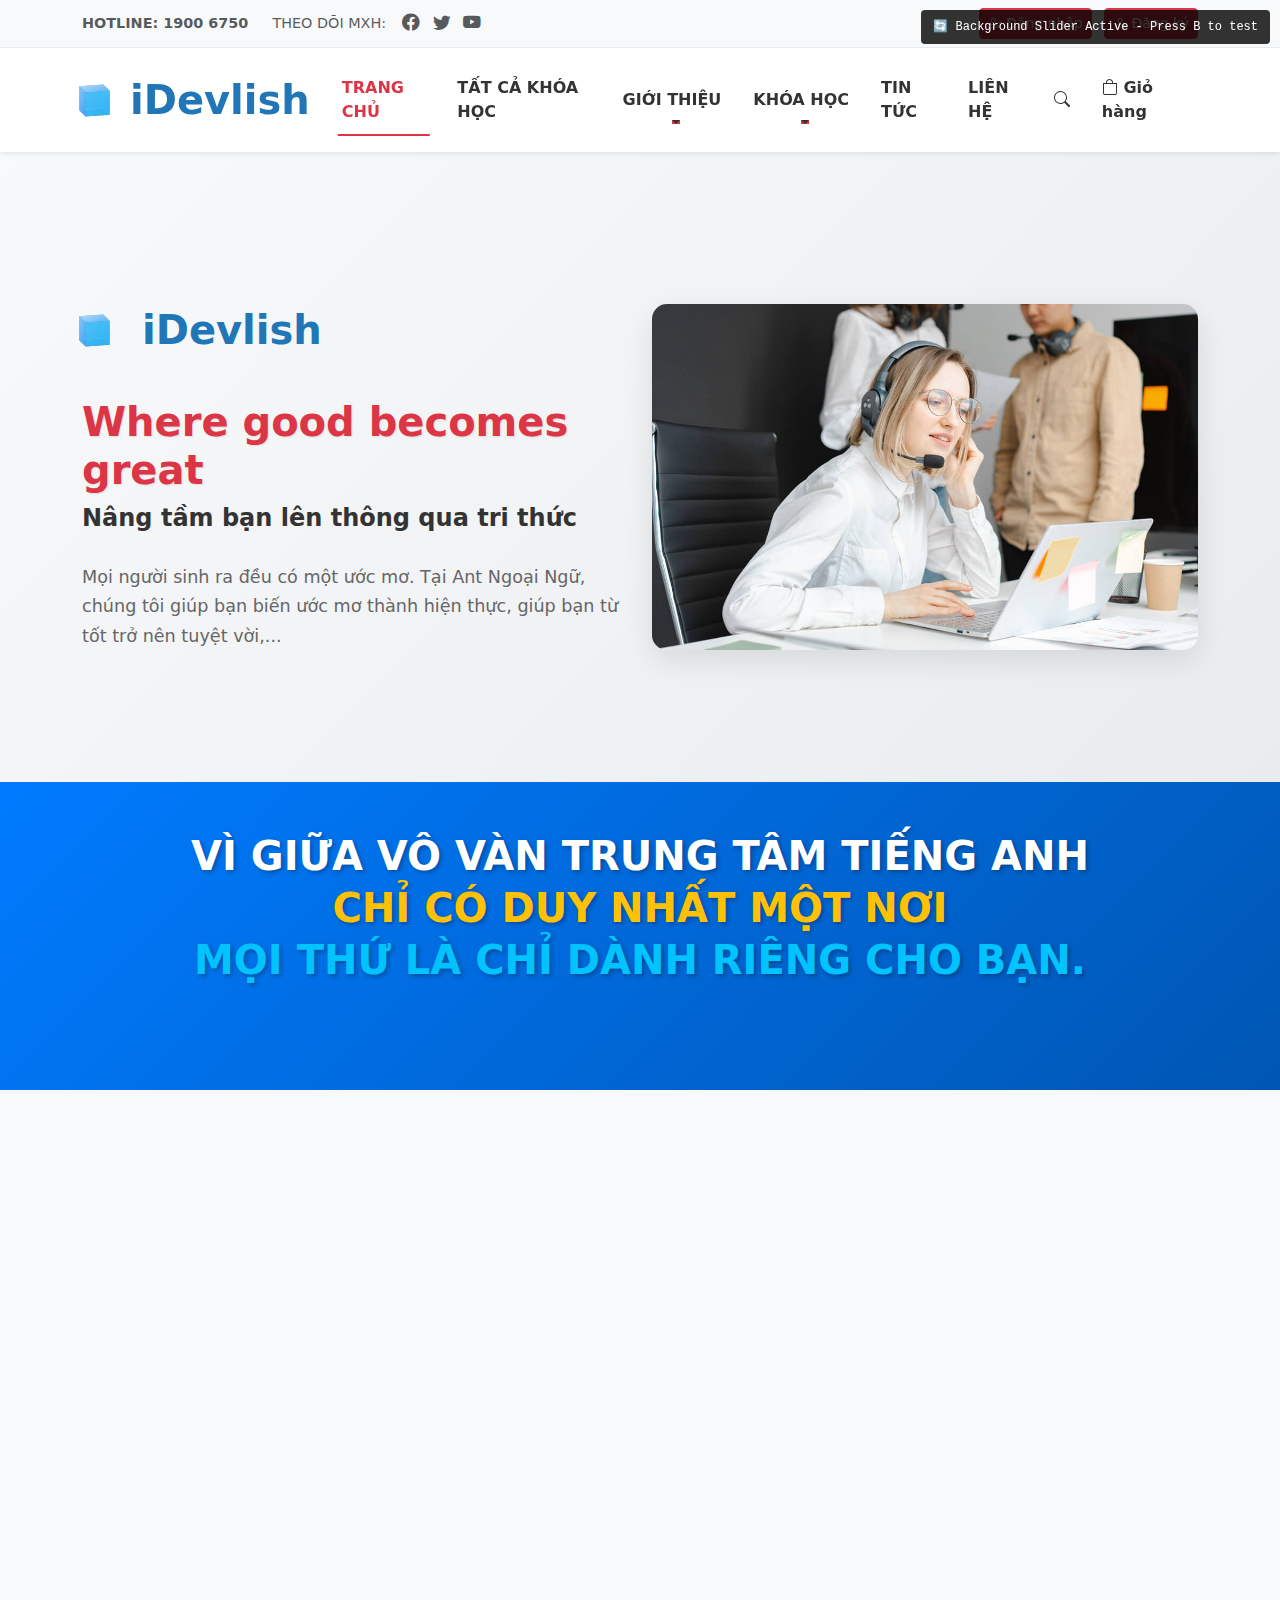
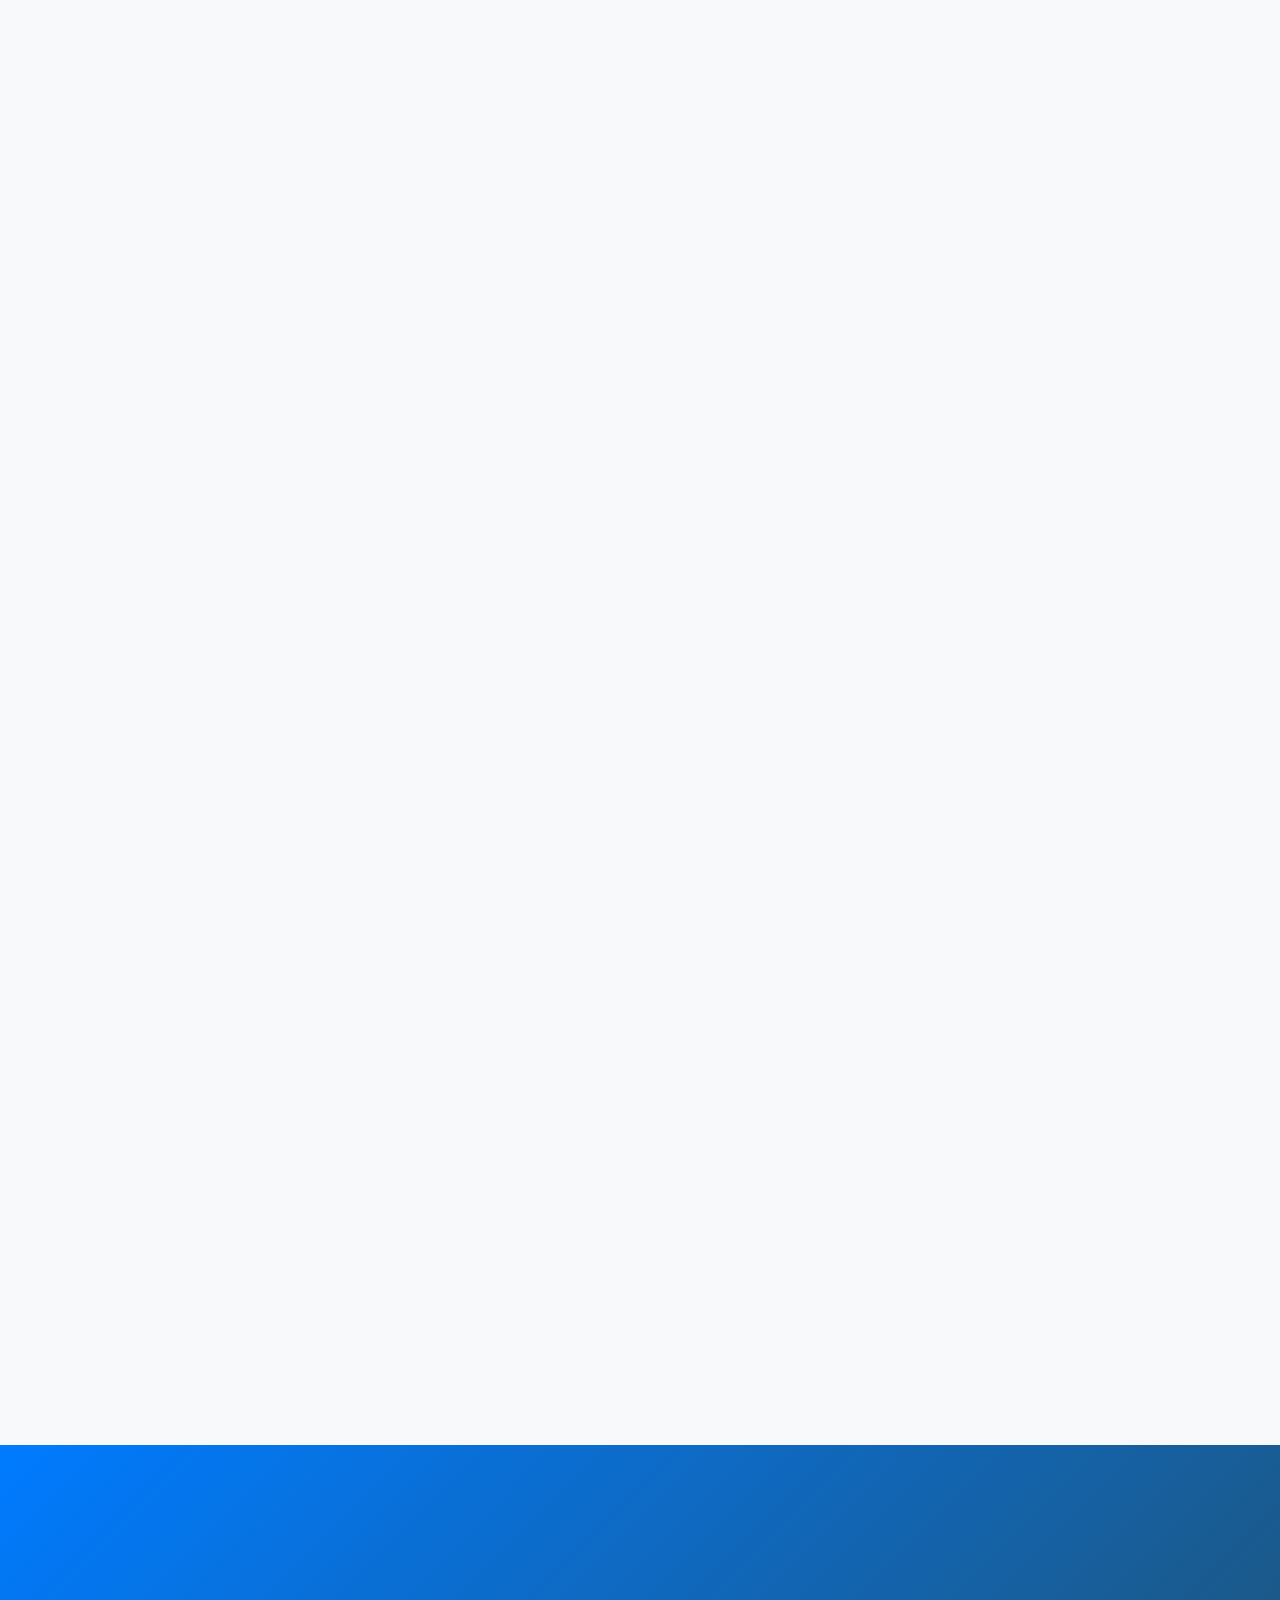
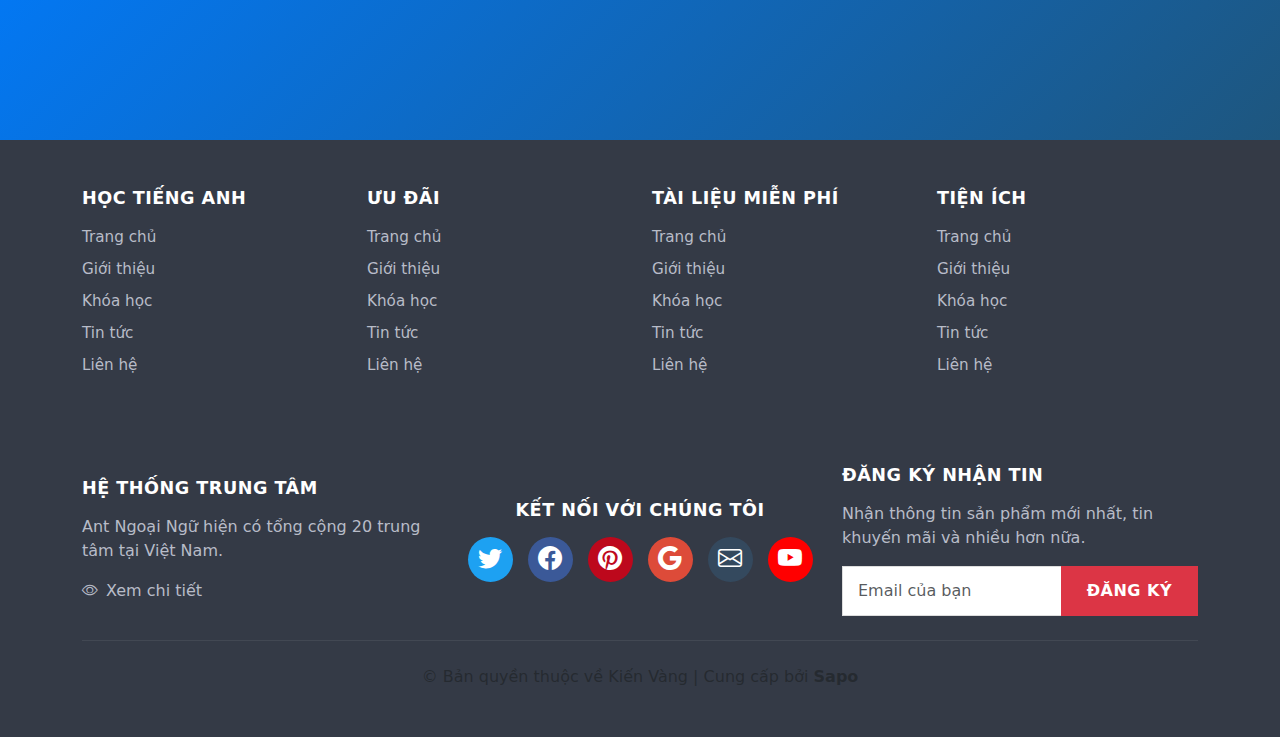
<file: about.html>
<!DOCTYPE html>
<html lang="vi">

<head>
    <meta charset="UTF-8" />
    <meta name="viewport" content="width=device-width, initial-scale=1.0" />
    <title>Giới thiệu - Ant Ngoại Ngữ</title>

    <!-- Vendor CSS Files -->
    <link href="../assets/vendor/bootstrap/css/bootstrap.min.css" rel="stylesheet" />
    <link href="../assets/vendor/bootstrap-icons/bootstrap-icons.css" rel="stylesheet" />
    <link href="../assets/vendor/aos/aos.css" rel="stylesheet" />
    <link href="../assets/vendor/glightbox/css/glightbox.min.css" rel="stylesheet" />
    <link href="../assets/vendor/swiper/swiper-bundle.min.css" rel="stylesheet" />

    <link href="../assets/css/main.css" rel="stylesheet">
    <link href="../assets/css/about.css" rel="stylesheet">
</head>

<body>
    <!-- Header -->
    <div id="header"></div>

    <!-- Hero Section -->
    <section class="about-hero">
        <div class="container">
            <div class="row align-items-center">
                <div class="col-lg-6" data-aos="fade-right">
                    <div class="about-hero-content">
                        <div class="brand-section">
                            <div class="brand-logo">
                                <div class="logo-icon mt-3">
                                    <div class="logo-cube">
                                        <div class="cube-face cube-front"></div>
                                        <div class="cube-face cube-back"></div>
                                        <div class="cube-face cube-right"></div>
                                        <div class="cube-face cube-left"></div>
                                        <div class="cube-face cube-top"></div>
                                        <div class="cube-face cube-bottom"></div>
                                    </div>
                                </div>
                                <div class="brand-text">
                                    <div class="logo-text-sub">iDevlish</div>
                                </div>
                            </div>
                        </div>
                        
                        <div class="hero-tagline">
                            <h3 class="tagline-main">Where good becomes great</h3>
                            <h4 class="tagline-sub">Nâng tầm bạn lên thông qua tri thức</h4>
                        </div>
                        
                        <div class="hero-description">
                            <p>Mọi người sinh ra đều có một ước mơ. Tại Ant Ngoại Ngữ, chúng tôi giúp bạn biến ước mơ thành hiện thực, giúp bạn từ tốt trở nên tuyệt vời,...</p>
                        </div>
                    </div>
                </div>
                <div class="col-lg-6" data-aos="fade-left">
                    <div class="hero-image">
                        <img src="assets/img/services.jpg" alt="Ant Ngoại Ngữ - Where good becomes great" class="img-fluid">
                    </div>
                </div>
            </div>
        </div>
    </section>

    <!-- Unique Value Section -->
    <section class="unique-value-section py-5">
        <div class="container">
            <div class="row">
                <div class="col-12 text-center mb-5" data-aos="fade-up">
                    <h2 class="section-title unique-title">
                        VÌ GIỮA VÔ VÀN TRUNG TÂM TIẾNG ANH<br>
                        <span class="highlight-text">CHỈ CÓ DUY NHẤT MỘT NƠI</span><br>
                        <span class="emphasis-text">MỌI THỨ LÀ CHỈ DÀNH RIÊNG CHO BẠN.</span>
                    </h2>
                </div>
            </div>
        </div>
    </section>

    <!-- Best Teacher Section -->
    <section class="best-teacher-section py-5 bg-light">
        <div class="container">
            <div class="row align-items-center mb-5">
                <div class="col-lg-6" data-aos="fade-right">
                    <div class="teacher-image">
                        <img src="assets/img/logo.png" alt="Học viên Ant Ngoại Ngữ" class="img-fluid rounded-3 shadow">
                    </div>
                </div>
                <div class="col-lg-6" data-aos="fade-left">
                    <div class="teacher-content">
                        <h3 class="teacher-title">GIÁO VIÊN TỐT NHẤT CHO RIÊNG BẠN</h3>
                        <div class="teacher-features">
                            <div class="feature-item">
                                <div class="feature-icon">
                                    <i class="bi bi-person-check-fill"></i>
                                </div>
                                <div class="feature-text">
                                    <p><strong>Giáo viên nước ngoài</strong> sẽ được tương tác trực tiếp, trao đổi và hướng dẫn duy nhất một mình bạn. <strong>Bạn là trung tâm của tiết học</strong></p>
                                </div>
                            </div>
                            
                            <div class="feature-item">
                                <div class="feature-icon">
                                    <i class="bi bi-clock-fill"></i>
                                </div>
                                <div class="feature-text">
                                    <p><strong>Không có bạn cùng lớp</strong> đồng nghĩa với bạn tận dụng <strong>100% thời gian học hiệu quả</strong>. Không tốn thời gian chờ đợi, không sợ chênh lệch về trình độ. <strong>Tập trung 100% sức lực</strong> của người học và người dạy</p>
                                </div>
                            </div>
                            
                            <div class="feature-item">
                                <div class="feature-icon">
                                    <i class="bi bi-person-gear"></i>
                                </div>
                                <div class="feature-text">
                                    <p><strong>Người học được lựa chọn giáo viên</strong> phù hợp nhất với trình độ và nhu cầu cá nhân.</p>
                                </div>
                            </div>
                        </div>
                    </div>
                </div>
            </div>

            <!-- Repeated sections with different layouts -->
            <div class="row align-items-center mb-5">
                <div class="col-lg-6 order-lg-2" data-aos="fade-left">
                    <div class="teacher-image">
                        <img src="assets/img/services.jpg" alt="Phương pháp học hiệu quả" class="img-fluid rounded-3 shadow">
                    </div>
                </div>
                <div class="col-lg-6 order-lg-1" data-aos="fade-right">
                    <div class="teacher-content">
                        <h3 class="teacher-title">PHƯƠNG PHÁP HỌC HIỆU QUẢ</h3>
                        <div class="teacher-features">
                            <div class="feature-item">
                                <div class="feature-icon">
                                    <i class="bi bi-mortarboard-fill"></i>
                                </div>
                                <div class="feature-text">
                                    <p><strong>Giáo viên nước ngoài</strong> sẽ được tương tác trực tiếp, trao đổi và hướng dẫn duy nhất một mình bạn. <strong>Bạn là trung tâm của tiết học</strong></p>
                                </div>
                            </div>
                            
                            <div class="feature-item">
                                <div class="feature-icon">
                                    <i class="bi bi-graph-up-arrow"></i>
                                </div>
                                <div class="feature-text">
                                    <p><strong>Không có bạn cùng lớp</strong> đồng nghĩa với bạn tận dụng <strong>100% thời gian học hiệu quả</strong>. Không tốn thời gian chờ đợi, không sợ chênh lệch về trình độ. <strong>Tập trung 100% sức lực</strong> của người học và người dạy</p>
                                </div>
                            </div>
                            
                            <div class="feature-item">
                                <div class="feature-icon">
                                    <i class="bi bi-award-fill"></i>
                                </div>
                                <div class="feature-text">
                                    <p><strong>Người học được lựa chọn giáo viên</strong> phù hợp nhất với trình độ và nhu cầu cá nhân.</p>
                                </div>
                            </div>
                        </div>
                    </div>
                </div>
            </div>

            <!-- Additional repeated sections -->
            <div class="row align-items-center mb-5">
                <div class="col-lg-6" data-aos="fade-right">
                    <div class="teacher-image">
                        <img src="assets/img/services.jpg" alt="Học 1-1 cá nhân hóa" class="img-fluid rounded-3 shadow">
                    </div>
                </div>
                <div class="col-lg-6" data-aos="fade-left">
                    <div class="teacher-content">
                        <h3 class="teacher-title">HỌC 1-1 CÁ NHÂN HÓA</h3>
                        <div class="teacher-features">
                            <div class="feature-item">
                                <div class="feature-icon">
                                    <i class="bi bi-people-fill"></i>
                                </div>
                                <div class="feature-text">
                                    <p><strong>Giáo viên nước ngoài</strong> sẽ được tương tác trực tiếp, trao đổi và hướng dẫn duy nhất một mình bạn. <strong>Bạn là trung tâm của tiết học</strong></p>
                                </div>
                            </div>
                            
                            <div class="feature-item">
                                <div class="feature-icon">
                                    <i class="bi bi-speedometer2"></i>
                                </div>
                                <div class="feature-text">
                                    <p><strong>Không có bạn cùng lớp</strong> đồng nghĩa với bạn tận dụng <strong>100% thời gian học hiệu quả</strong>. Không tốn thời gian chờ đợi, không sợ chênh lệch về trình độ. <strong>Tập trung 100% sức lực</strong> của người học và người dạy</p>
                                </div>
                            </div>
                            
                            <div class="feature-item">
                                <div class="feature-icon">
                                    <i class="bi bi-bullseye"></i>
                                </div>
                                <div class="feature-text">
                                    <p><strong>Người học được lựa chọn giáo viên</strong> phù hợp nhất với trình độ và nhu cầu cá nhân.</p>
                                </div>
                            </div>
                        </div>
                    </div>
                </div>
            </div>
        </div>
    </section>

    <!-- Call to Action Section -->
    <section class="cta-section py-5">
        <div class="container">
            <div class="row">
                <div class="col-12 text-center" data-aos="fade-up">
                    <h3 class="cta-title">Sẵn sàng bắt đầu hành trình học tập của bạn?</h3>
                    <p class="cta-subtitle">Hãy để chúng tôi giúp bạn từ tốt trở nên tuyệt vời</p>
                    <div class="cta-buttons">
                        <a href="courses.html" class="btn btn-primary btn-lg me-3">
                            <i class="bi bi-book"></i> Xem khóa học
                        </a>
                        <a href="#contact" class="btn btn-outline-primary btn-lg">
                            <i class="bi bi-telephone"></i> Liên hệ tư vấn
                        </a>
                    </div>
                </div>
            </div>
        </div>
    </section>

    <!-- Footer -->
    <div id="footer"></div>

    <!-- Vendor JS Files -->
    <script src="../assets/vendor/bootstrap/js/bootstrap.bundle.min.js"></script>
    <script src="../assets/vendor/aos/aos.js"></script>
    <script src="../assets/vendor/glightbox/js/glightbox.min.js"></script>
    <script src="../assets/vendor/swiper/swiper-bundle.min.js"></script>

    <!-- Load header and footer -->
    <script>
        fetch("components/header.html")
            .then(res => res.text())
            .then(data => document.getElementById("header").innerHTML = data);
    </script>
    <script>
        fetch("components/footer.html")
            .then(res => res.text())
            .then(data => document.getElementById("footer").innerHTML = data);
    </script>

    <!-- Custom JS -->
    <script src="../assets/js/script.js"></script>
    <script>
        // Initialize AOS
        AOS.init({
            duration: 800,
            easing: 'ease-in-out',
            once: true,
            mirror: false,
            offset: 100
        });
    </script>
</body>
</html>
</file>
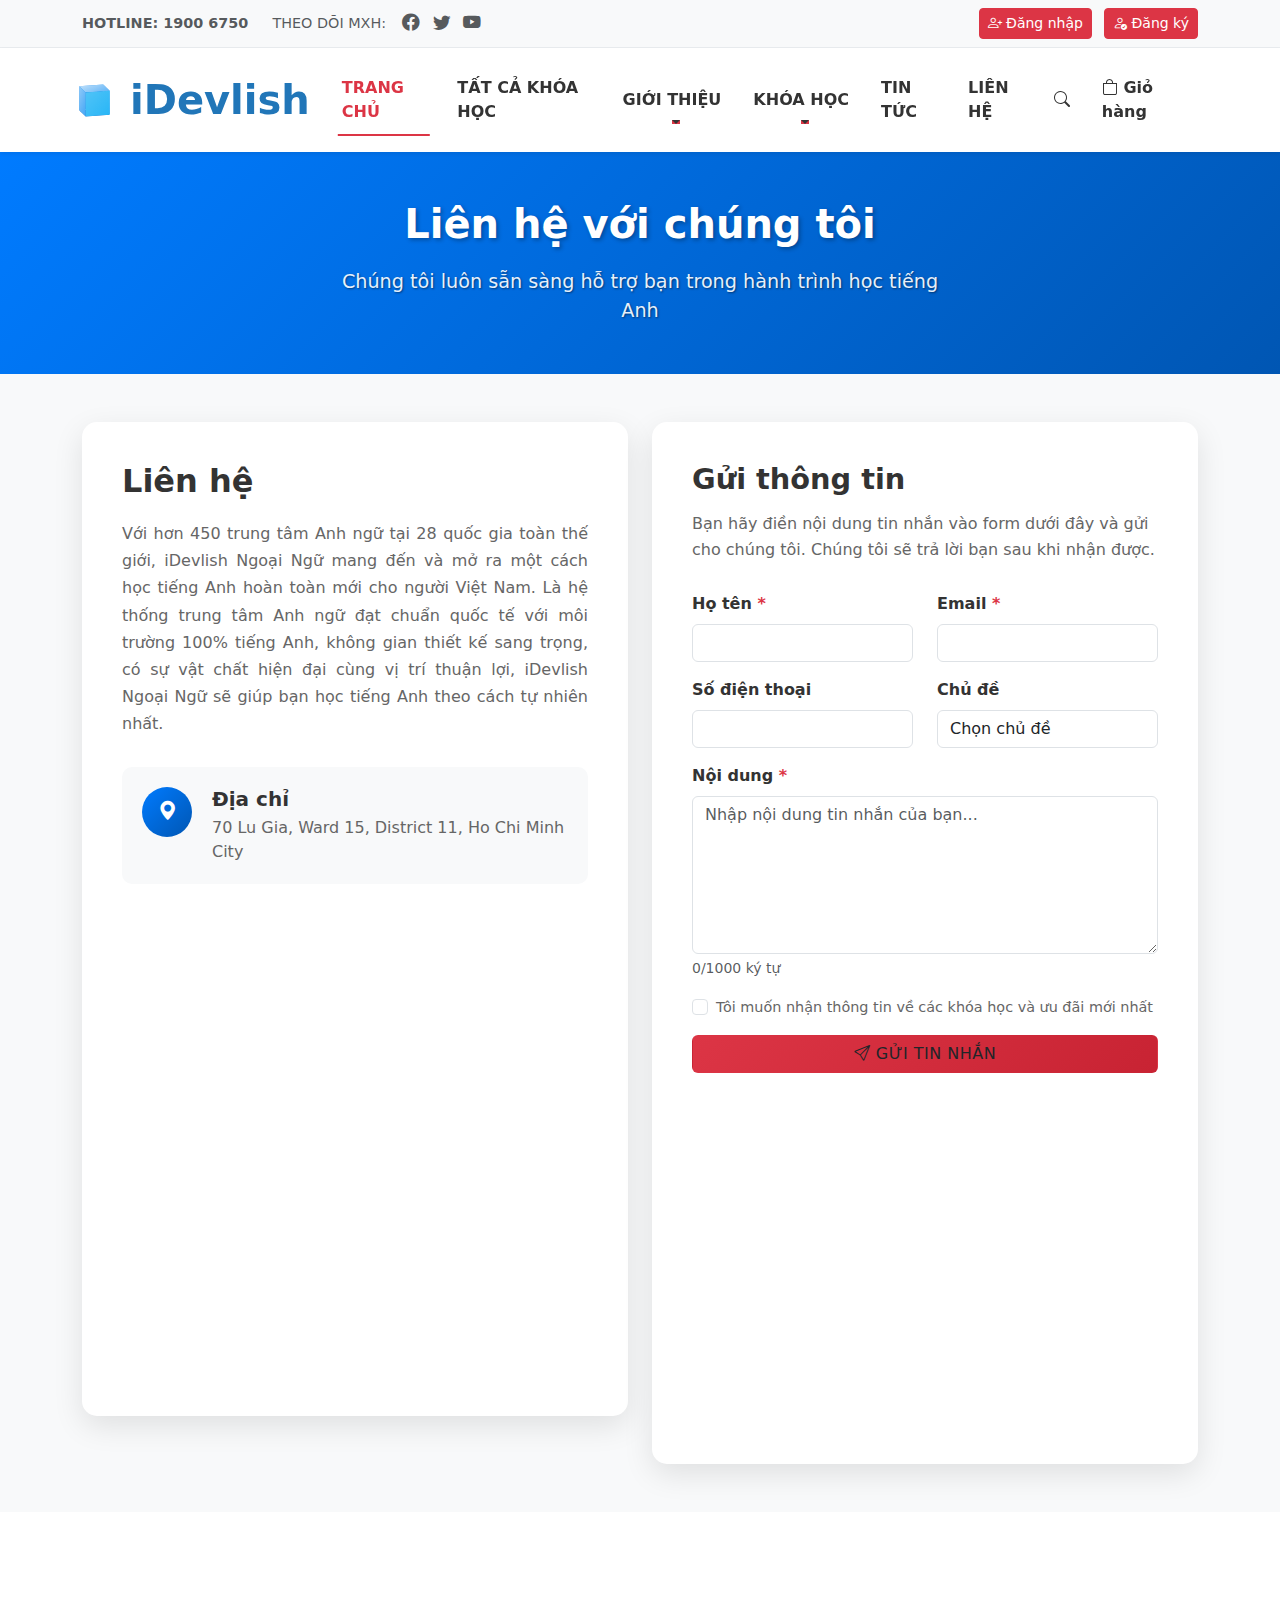
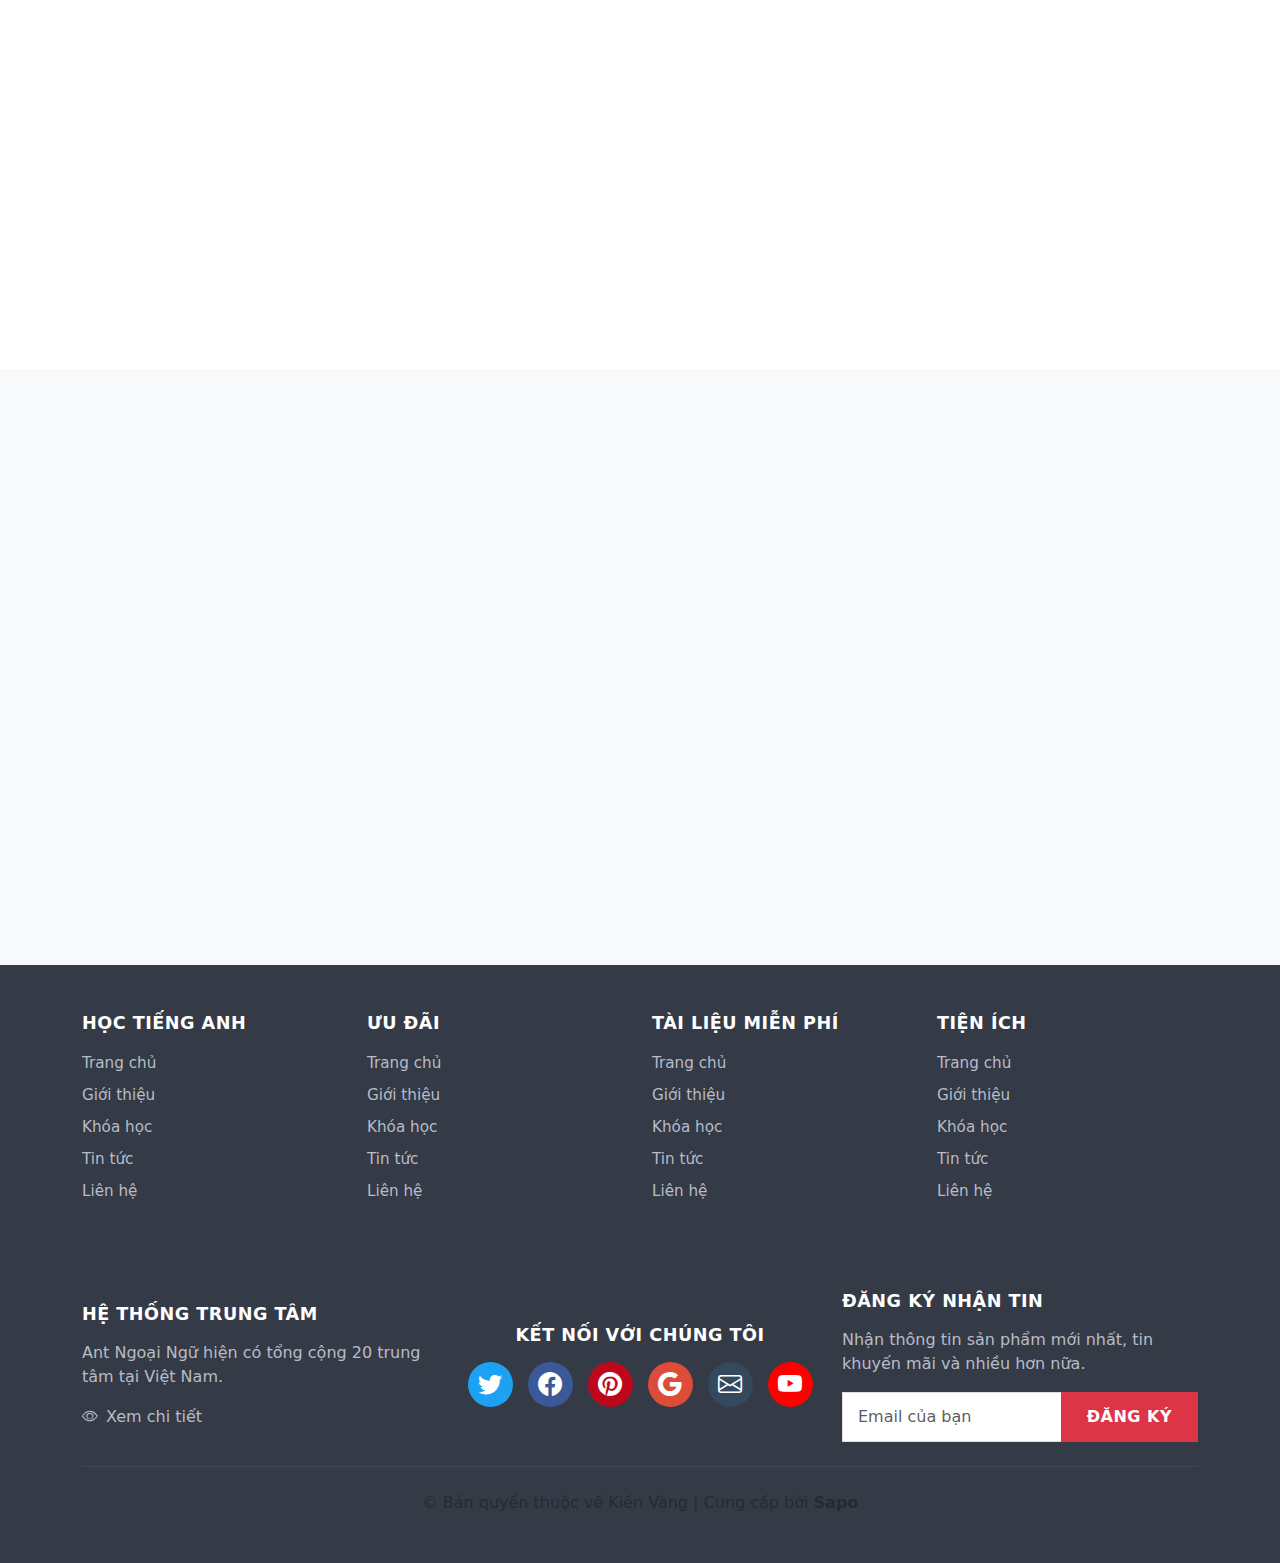
<file: contact.html>
<!DOCTYPE html>
<html lang="vi">

<head>
    <meta charset="UTF-8" />
    <meta name="viewport" content="width=device-width, initial-scale=1.0" />
    <title>Liên hệ - iDevlish Ngoại Ngữ</title>

    <!-- Vendor CSS Files -->
    <link href="assets/vendor/bootstrap/css/bootstrap.min.css" rel="stylesheet" />
    <link href="assets/vendor/bootstrap-icons/bootstrap-icons.css" rel="stylesheet" />
    <link href="assets/vendor/aos/aos.css" rel="stylesheet" />

    <link href="assets/css/main.css" rel="stylesheet">
    <link href="assets/css/contact.css" rel="stylesheet">
</head>

<body>
    <!-- Header -->
    <div id="header"></div>

    <!-- Contact Hero Section -->
    <section class="contact-hero py-5">
        <div class="container">
            <div class="row">
                <div class="col-12 text-center" data-aos="fade-up">
                    <h1 class="hero-title">Liên hệ với chúng tôi</h1>
                    <p class="hero-subtitle">
                        Chúng tôi luôn sẵn sàng hỗ trợ bạn trong hành trình học tiếng Anh
                    </p>
                </div>
            </div>
        </div>
    </section>

    <!-- Contact Section -->
    <section class="contact-section py-5">
        <div class="container">
            <div class="row">
                <!-- Contact Information -->
                <div class="col-lg-6 col-md-12 mb-5" data-aos="fade-right">
                    <div class="contact-info">
                        <h2 class="contact-title">Liên hệ</h2>
                        <div class="contact-description">
                            <p>
                                Với hơn 450 trung tâm Anh ngữ tại 28 quốc gia toàn thế giới, iDevlish Ngoại Ngữ mang đến và mở ra một cách học tiếng Anh hoàn toàn mới cho người Việt Nam. Là hệ thống trung tâm Anh ngữ đạt chuẩn quốc tế với môi trường 100% tiếng Anh, không gian thiết kế sang trọng, có sự vật chất hiện đại cùng vị trí thuận lợi, iDevlish Ngoại Ngữ sẽ giúp bạn học tiếng Anh theo cách tự nhiên nhất.
                            </p>
                        </div>

                        <div class="contact-details">
                            <div class="contact-item" data-aos="fade-up" data-aos-delay="100">
                                <div class="contact-icon">
                                    <i class="bi bi-geo-alt-fill"></i>
                                </div>
                                <div class="contact-text">
                                    <h5>Địa chỉ</h5>
                                    <p>70 Lu Gia, Ward 15, District 11, Ho Chi Minh City</p>
                                </div>
                            </div>

                            <div class="contact-item" data-aos="fade-up" data-aos-delay="200">
                                <div class="contact-icon">
                                    <i class="bi bi-telephone-fill"></i>
                                </div>
                                <div class="contact-text">
                                    <h5>Điện thoại</h5>
                                    <p><a href="tel:19006750">1900 6750</a></p>
                                </div>
                            </div>

                            <div class="contact-item" data-aos="fade-up" data-aos-delay="300">
                                <div class="contact-icon">
                                    <i class="bi bi-envelope-fill"></i>
                                </div>
                                <div class="contact-text">
                                    <h5>Email</h5>
                                    <p><a href="mailto:support@sapo.vn">support@sapo.vn</a></p>
                                </div>
                            </div>

                            <div class="contact-item" data-aos="fade-up" data-aos-delay="400">
                                <div class="contact-icon">
                                    <i class="bi bi-clock-fill"></i>
                                </div>
                                <div class="contact-text">
                                    <h5>Giờ làm việc</h5>
                                    <p>Thứ 2 - Thứ 6: 8:00 - 18:00<br>
                                       Thứ 7 - Chủ nhật: 9:00 - 17:00</p>
                                </div>
                            </div>
                        </div>

                        <!-- Social Media -->
                        <div class="social-media mt-4" data-aos="fade-up" data-aos-delay="500">
                            <h5>Theo dõi chúng tôi</h5>
                            <div class="social-links">
                                <a href="#" class="social-link facebook" title="Facebook">
                                    <i class="bi bi-facebook"></i>
                                </a>
                                <a href="#" class="social-link youtube" title="YouTube">
                                    <i class="bi bi-youtube"></i>
                                </a>
                                <a href="#" class="social-link instagram" title="Instagram">
                                    <i class="bi bi-instagram"></i>
                                </a>
                                <a href="#" class="social-link linkedin" title="LinkedIn">
                                    <i class="bi bi-linkedin"></i>
                                </a>
                            </div>
                        </div>
                    </div>
                </div>

                <!-- Contact Form -->
                <div class="col-lg-6 col-md-12" data-aos="fade-left">
                    <div class="contact-form-wrapper">
                        <h3 class="form-title">Gửi thông tin</h3>
                        <p class="form-subtitle">
                            Bạn hãy điền nội dung tin nhắn vào form dưới đây và gửi cho chúng tôi. Chúng tôi sẽ trả lời bạn sau khi nhận được.
                        </p>

                        <form id="contact-form" class="contact-form">
                            <div class="row">
                                <div class="col-md-6 mb-3">
                                    <label for="fullName" class="form-label">Họ tên <span class="required">*</span></label>
                                    <input type="text" class="form-control" id="fullName" name="fullName" required>
                                </div>
                                <div class="col-md-6 mb-3">
                                    <label for="email" class="form-label">Email <span class="required">*</span></label>
                                    <input type="email" class="form-control" id="email" name="email" required>
                                </div>
                            </div>

                            <div class="row">
                                <div class="col-md-6 mb-3">
                                    <label for="phone" class="form-label">Số điện thoại</label>
                                    <input type="tel" class="form-control" id="phone" name="phone">
                                </div>
                                <div class="col-md-6 mb-3">
                                    <label for="subject" class="form-label">Chủ đề</label>
                                    <select class="form-control" id="subject" name="subject">
                                        <option value="">Chọn chủ đề</option>
                                        <option value="course-inquiry">Tư vấn khóa học</option>
                                        <option value="registration">Đăng ký học</option>
                                        <option value="schedule">Lịch học</option>
                                        <option value="support">Hỗ trợ kỹ thuật</option>
                                        <option value="other">Khác</option>
                                    </select>
                                </div>
                            </div>

                            <div class="mb-3">
                                <label for="message" class="form-label">Nội dung <span class="required">*</span></label>
                                <textarea class="form-control" id="message" name="message" rows="6" placeholder="Nhập nội dung tin nhắn của bạn..." required></textarea>
                            </div>

                            <div class="form-check mb-3">
                                <input class="form-check-input" type="checkbox" id="newsletter" name="newsletter">
                                <label class="form-check-label" for="newsletter">
                                    Tôi muốn nhận thông tin về các khóa học và ưu đãi mới nhất
                                </label>
                            </div>

                            <button type="submit" class="btn btn-submit">
                                <i class="bi bi-send"></i> GỬI TIN NHẮN
                            </button>
                        </form>

                        <!-- Success Message -->
                        <div id="success-message" class="alert alert-success mt-3" style="display: none;">
                            <i class="bi bi-check-circle"></i>
                            Cảm ơn bạn đã liên hệ! Chúng tôi sẽ phản hồi trong thời gian sớm nhất.
                        </div>
                    </div>
                </div>
            </div>
        </div>
    </section>

    <!-- Map Section -->
    <section class="map-section" data-aos="fade-up">
        <div class="container-fluid p-0">
            <div class="map-container">
                <div class="map-overlay">
                    <div class="map-info">
                        <h4><i class="bi bi-geo-alt"></i> Vị trí của chúng tôi</h4>
                        <p>70 Lu Gia, Ward 15, District 11, Ho Chi Minh City</p>
                        <a href="https://maps.google.com/?q=70+Lu+Gia,+Ward+15,+District+11,+Ho+Chi+Minh+City" target="_blank" class="btn btn-outline-light btn-sm">
                            <i class="bi bi-map"></i> Xem trên Google Maps
                        </a>
                    </div>
                </div>
                <iframe 
                    src="https://www.google.com/maps/embed?pb=!1m18!1m12!1m3!1d3919.665788894434!2d106.65217731533416!3d10.759156762405897!2m3!1f0!2f0!3f0!3m2!1i1024!2i768!4f13.1!3m3!1m2!1s0x31752ee4ecb5d5e5%3A0x5b8e3b6b6b6b6b6b!2s70%20Lu%20Gia%2C%20Ward%2015%2C%20District%2011%2C%20Ho%20Chi%20Minh%20City%2C%20Vietnam!5e0!3m2!1sen!2s!4v1234567890123!5m2!1sen!2s"
                    width="100%" 
                    height="450" 
                    style="border:0;" 
                    allowfullscreen="" 
                    loading="lazy" 
                    referrerpolicy="no-referrer-when-downgrade">
                </iframe>
            </div>
        </div>
    </section>

    <!-- FAQ Section -->
    <section class="faq-section py-5 bg-light">
        <div class="container">
            <div class="row">
                <div class="col-12 text-center mb-5" data-aos="fade-up">
                    <h2 class="section-title">Câu hỏi thường gặp</h2>
                    <p class="section-subtitle">Những câu hỏi phổ biến từ học viên</p>
                </div>
            </div>
            <div class="row justify-content-center">
                <div class="col-lg-8">
                    <div class="accordion" id="faqAccordion">
                        <div class="accordion-item" data-aos="fade-up" data-aos-delay="100">
                            <h2 class="accordion-header" id="faq1">
                                <button class="accordion-button" type="button" data-bs-toggle="collapse" data-bs-target="#collapse1">
                                    Làm thế nào để đăng ký khóa học?
                                </button>
                            </h2>
                            <div id="collapse1" class="accordion-collapse collapse show" data-bs-parent="#faqAccordion">
                                <div class="accordion-body">
                                    Bạn có thể đăng ký khóa học bằng cách liên hệ trực tiếp qua hotline 1900 6750, gửi email đến support@sapo.vn hoặc đến trực tiếp trung tâm của chúng tôi.
                                </div>
                            </div>
                        </div>

                        <div class="accordion-item" data-aos="fade-up" data-aos-delay="200">
                            <h2 class="accordion-header" id="faq2">
                                <button class="accordion-button collapsed" type="button" data-bs-toggle="collapse" data-bs-target="#collapse2">
                                    Thời gian học như thế nào?
                                </button>
                            </h2>
                            <div id="collapse2" class="accordion-collapse collapse" data-bs-parent="#faqAccordion">
                                <div class="accordion-body">
                                    Chúng tôi có lịch học linh hoạt từ 9:30 sáng đến 9:00 tối các ngày trong tuần và từ 9:30 đến 8:00 tối cuối tuần. Bạn có thể chọn thời gian phù hợp với lịch trình của mình.
                                </div>
                            </div>
                        </div>

                        <div class="accordion-item" data-aos="fade-up" data-aos-delay="300">
                            <h2 class="accordion-header" id="faq3">
                                <button class="accordion-button collapsed" type="button" data-bs-toggle="collapse" data-bs-target="#collapse3">
                                    Có thể học thử trước khi đăng ký không?
                                </button>
                            </h2>
                            <div id="collapse3" class="accordion-collapse collapse" data-bs-parent="#faqAccordion">
                                <div class="accordion-body">
                                    Có, chúng tôi cung cấp buổi học thử miễn phí để bạn trải nghiệm phương pháp giảng dạy và môi trường học tập trước khi quyết định đăng ký.
                                </div>
                            </div>
                        </div>

                        <div class="accordion-item" data-aos="fade-up" data-aos-delay="400">
                            <h2 class="accordion-header" id="faq4">
                                <button class="accordion-button collapsed" type="button" data-bs-toggle="collapse" data-bs-target="#collapse4">
                                    Học phí như thế nào?
                                </button>
                            </h2>
                            <div id="collapse4" class="accordion-collapse collapse" data-bs-parent="#faqAccordion">
                                <div class="accordion-body">
                                    Học phí phụ thuộc vào khóa học bạn chọn. Chúng tôi có nhiều gói học với mức giá khác nhau và thường xuyên có các chương trình ưu đãi. Vui lòng liên hệ để được tư vấn chi tiết.
                                </div>
                            </div>
                        </div>
                    </div>
                </div>
            </div>
        </div>
    </section>

    <!-- Footer -->
    <div id="footer"></div>

    <!-- Vendor JS Files -->
    <script src="assets/vendor/bootstrap/js/bootstrap.bundle.min.js"></script>
    <script src="assets/vendor/aos/aos.js"></script>

    <!-- Load header and footer -->
    <script>
        fetch("components/header.html")
            .then(res => res.text())
            .then(data => document.getElementById("header").innerHTML = data);
    </script>
    <script>
        fetch("components/footer.html")
            .then(res => res.text())
            .then(data => document.getElementById("footer").innerHTML = data);
    </script>

    <!-- Custom JS -->
    <script src="assets/js/contact.js"></script>
    <script>
        // Initialize AOS
        AOS.init({
            duration: 800,
            easing: 'ease-in-out',
            once: true,
            mirror: false,
            offset: 100
        });
    </script>
</body>
</html>
</file>
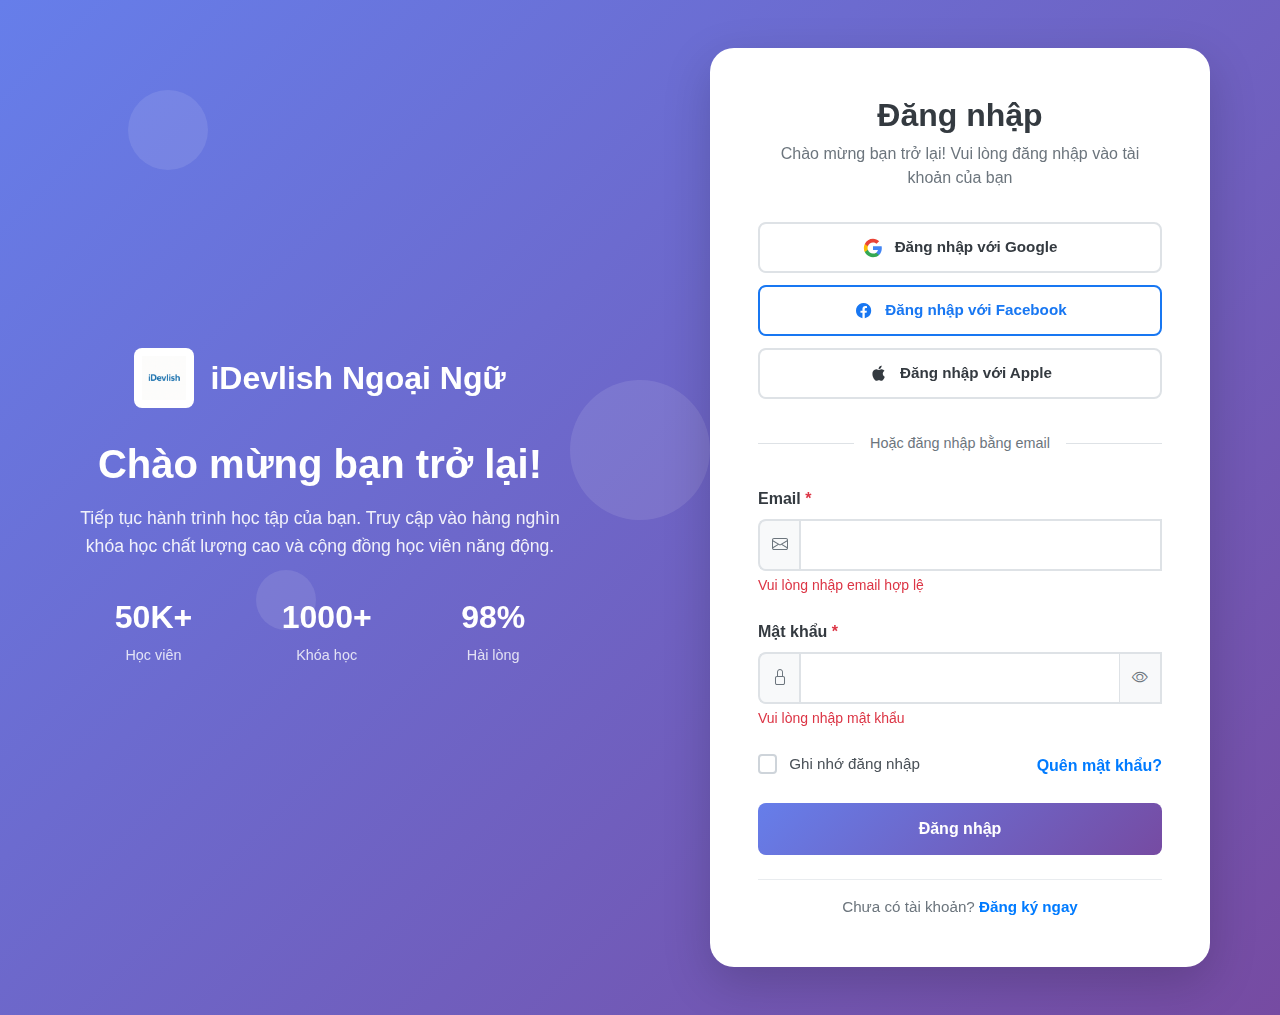
<file: login.html>
<!DOCTYPE html>
<html lang="vi">
<head>
    <meta charset="UTF-8">
    <meta name="viewport" content="width=device-width, initial-scale=1.0">
    <title>Đăng nhập - iDevlish Ngoại Ngữ</title>
    
    <!-- Vendor CSS Files -->
    <link href="assets/vendor/bootstrap/css/bootstrap.min.css" rel="stylesheet" />
    <link href="assets/vendor/bootstrap-icons/bootstrap-icons.css" rel="stylesheet" />
    <link href="assets/vendor/aos/aos.css" rel="stylesheet" />
    <link href="assets/vendor/glightbox/css/glightbox.min.css" rel="stylesheet" />
    <link href="assets/vendor/swiper/swiper-bundle.min.css" rel="stylesheet" />
    
    <link href="assets/css/auth.css" rel="stylesheet">
</head>
<body class="auth-body">
    <!-- Background Animation -->
    <div class="auth-background">
        <div class="floating-shapes">
            <div class="shape shape-1"></div>
            <div class="shape shape-2"></div>
            <div class="shape shape-3"></div>
            <div class="shape shape-4"></div>
            <div class="shape shape-5"></div>
        </div>
    </div>

    <div class="auth-container">
        <div class="container-fluid h-100">
            <div class="row h-100 align-items-center justify-content-center">
                <!-- Left Side - Branding -->
                <div class="col-lg-6 d-none d-lg-flex auth-branding">
                    <div class="branding-content" data-aos="fade-right">
                        <div class="brand-logo">
                            <img src="/assets/img/logo.png" alt="iDevlish Ngoại Ngữ" class="logo-img">
                            <h2 class="brand-title">iDevlish Ngoại Ngữ</h2>
                        </div>
                        <h3 class="branding-headline">Chào mừng bạn trở lại!</h3>
                        <p class="branding-description">
                            Tiếp tục hành trình học tập của bạn. Truy cập vào hàng nghìn khóa học 
                            chất lượng cao và cộng đồng học viên năng động.
                        </p>
                        <div class="branding-stats">
                            <div class="stat-item">
                                <div class="stat-number">50K+</div>
                                <div class="stat-label">Học viên</div>
                            </div>
                            <div class="stat-item">
                                <div class="stat-number">1000+</div>
                                <div class="stat-label">Khóa học</div>
                            </div>
                            <div class="stat-item">
                                <div class="stat-number">98%</div>
                                <div class="stat-label">Hài lòng</div>
                            </div>
                        </div>
                    </div>
                </div>

                <!-- Right Side - Login Form -->
                <div class="col-lg-6 col-md-8 col-sm-10">
                    <div class="auth-form-container" data-aos="fade-left">
                        <div class="auth-form-header">
                            <h1 class="auth-title">Đăng nhập</h1>
                            <p class="auth-subtitle">Chào mừng bạn trở lại! Vui lòng đăng nhập vào tài khoản của bạn</p>
                        </div>

                        <!-- Social Login Buttons -->
                        <div class="social-login-section">
                            <button type="button" class="btn social-btn google-btn" onclick="loginWithGoogle()">
                                <svg class="social-icon" viewBox="0 0 24 24">
                                    <path fill="#4285F4" d="M22.56 12.25c0-.78-.07-1.53-.2-2.25H12v4.26h5.92c-.26 1.37-1.04 2.53-2.21 3.31v2.77h3.57c2.08-1.92 3.28-4.74 3.28-8.09z"/>
                                    <path fill="#34A853" d="M12 23c2.97 0 5.46-.98 7.28-2.66l-3.57-2.77c-.98.66-2.23 1.06-3.71 1.06-2.86 0-5.29-1.93-6.16-4.53H2.18v2.84C3.99 20.53 7.7 23 12 23z"/>
                                    <path fill="#FBBC05" d="M5.84 14.09c-.22-.66-.35-1.36-.35-2.09s.13-1.43.35-2.09V7.07H2.18C1.43 8.55 1 10.22 1 12s.43 3.45 1.18 4.93l2.85-2.22.81-.62z"/>
                                    <path fill="#EA4335" d="M12 5.38c1.62 0 3.06.56 4.21 1.64l3.15-3.15C17.45 2.09 14.97 1 12 1 7.7 1 3.99 3.47 2.18 7.07l3.66 2.84c.87-2.6 3.3-4.53 6.16-4.53z"/>
                                </svg>
                                Đăng nhập với Google
                            </button>

                            <button type="button" class="btn social-btn facebook-btn" onclick="loginWithFacebook()">
                                <i class="bi bi-facebook social-icon"></i>
                                Đăng nhập với Facebook
                            </button>

                            <button type="button" class="btn social-btn apple-btn" onclick="loginWithApple()">
                                <i class="bi bi-apple social-icon"></i>
                                Đăng nhập với Apple
                            </button>
                        </div>

                        <!-- Divider -->
                        <div class="auth-divider">
                            <span class="divider-text">Hoặc đăng nhập bằng email</span>
                        </div>

                        <!-- Login Form -->
                        <form class="auth-form" id="loginForm" novalidate>
                            <div class="form-group">
                                <label for="loginEmail" class="form-label">
                                    Email <span class="required">*</span>
                                </label>
                                <div class="input-group">
                                    <span class="input-group-text">
                                        <i class="bi bi-envelope"></i>
                                    </span>
                                    <input type="email" class="form-control" id="loginEmail" name="email" required>
                                    <div class="invalid-feedback">
                                        Vui lòng nhập email hợp lệ
                                    </div>
                                </div>
                            </div>

                            <div class="form-group">
                                <label for="loginPassword" class="form-label">
                                    Mật khẩu <span class="required">*</span>
                                </label>
                                <div class="input-group">
                                    <span class="input-group-text">
                                        <i class="bi bi-lock"></i>
                                    </span>
                                    <input type="password" class="form-control" id="loginPassword" name="password" required>
                                    <button type="button" class="btn btn-outline-secondary toggle-password" data-target="loginPassword">
                                        <i class="bi bi-eye"></i>
                                    </button>
                                    <div class="invalid-feedback">
                                        Vui lòng nhập mật khẩu
                                    </div>
                                </div>
                            </div>

                            <div class="form-group d-flex justify-content-between align-items-center">
                                <div class="form-check">
                                    <input class="form-check-input" type="checkbox" id="rememberMe" name="rememberMe">
                                    <label class="form-check-label" for="rememberMe">
                                        Ghi nhớ đăng nhập
                                    </label>
                                </div>
                                <a href="#" class="auth-link" data-bs-toggle="modal" data-bs-target="#forgotPasswordModal">
                                    Quên mật khẩu?
                                </a>
                            </div>

                            <button type="submit" class="btn btn-primary auth-submit-btn">
                                <span class="btn-text">Đăng nhập</span>
                                <span class="btn-loading d-none">
                                    <span class="spinner-border spinner-border-sm me-2"></span>
                                    Đang xử lý...
                                </span>
                            </button>
                        </form>

                        <!-- Register Link -->
                        <div class="auth-footer">
                            <p class="auth-switch">
                                Chưa có tài khoản? 
                                <a href="register.html" class="auth-link">Đăng ký ngay</a>
                            </p>
                        </div>
                    </div>
                </div>
            </div>
        </div>
    </div>

    <!-- Forgot Password Modal -->
    <div class="modal fade" id="forgotPasswordModal" tabindex="-1" aria-hidden="true">
        <div class="modal-dialog modal-dialog-centered">
            <div class="modal-content">
                <div class="modal-header">
                    <h5 class="modal-title">Quên mật khẩu</h5>
                    <button type="button" class="btn-close" data-bs-dismiss="modal"></button>
                </div>
                <div class="modal-body">
                    <p class="text-muted mb-4">
                        Nhập email của bạn và chúng tôi sẽ gửi liên kết đặt lại mật khẩu.
                    </p>
                    <form id="forgotPasswordForm">
                        <div class="form-group">
                            <label for="resetEmail" class="form-label">Email</label>
                            <div class="input-group">
                                <span class="input-group-text">
                                    <i class="bi bi-envelope"></i>
                                </span>
                                <input type="email" class="form-control" id="resetEmail" required>
                            </div>
                        </div>
                        <button type="submit" class="btn btn-primary w-100">
                            Gửi liên kết đặt lại
                        </button>
                    </form>
                </div>
            </div>
        </div>
    </div>

    <!-- Vendor JS Files -->
    <script src="assets/vendor/bootstrap/js/bootstrap.bundle.min.js"></script>
    <script src="assets/vendor/aos/aos.js"></script>

    <!-- Custom JS -->
    <script src="assets/js/auth.js"></script>
</body>
</html>
</file>
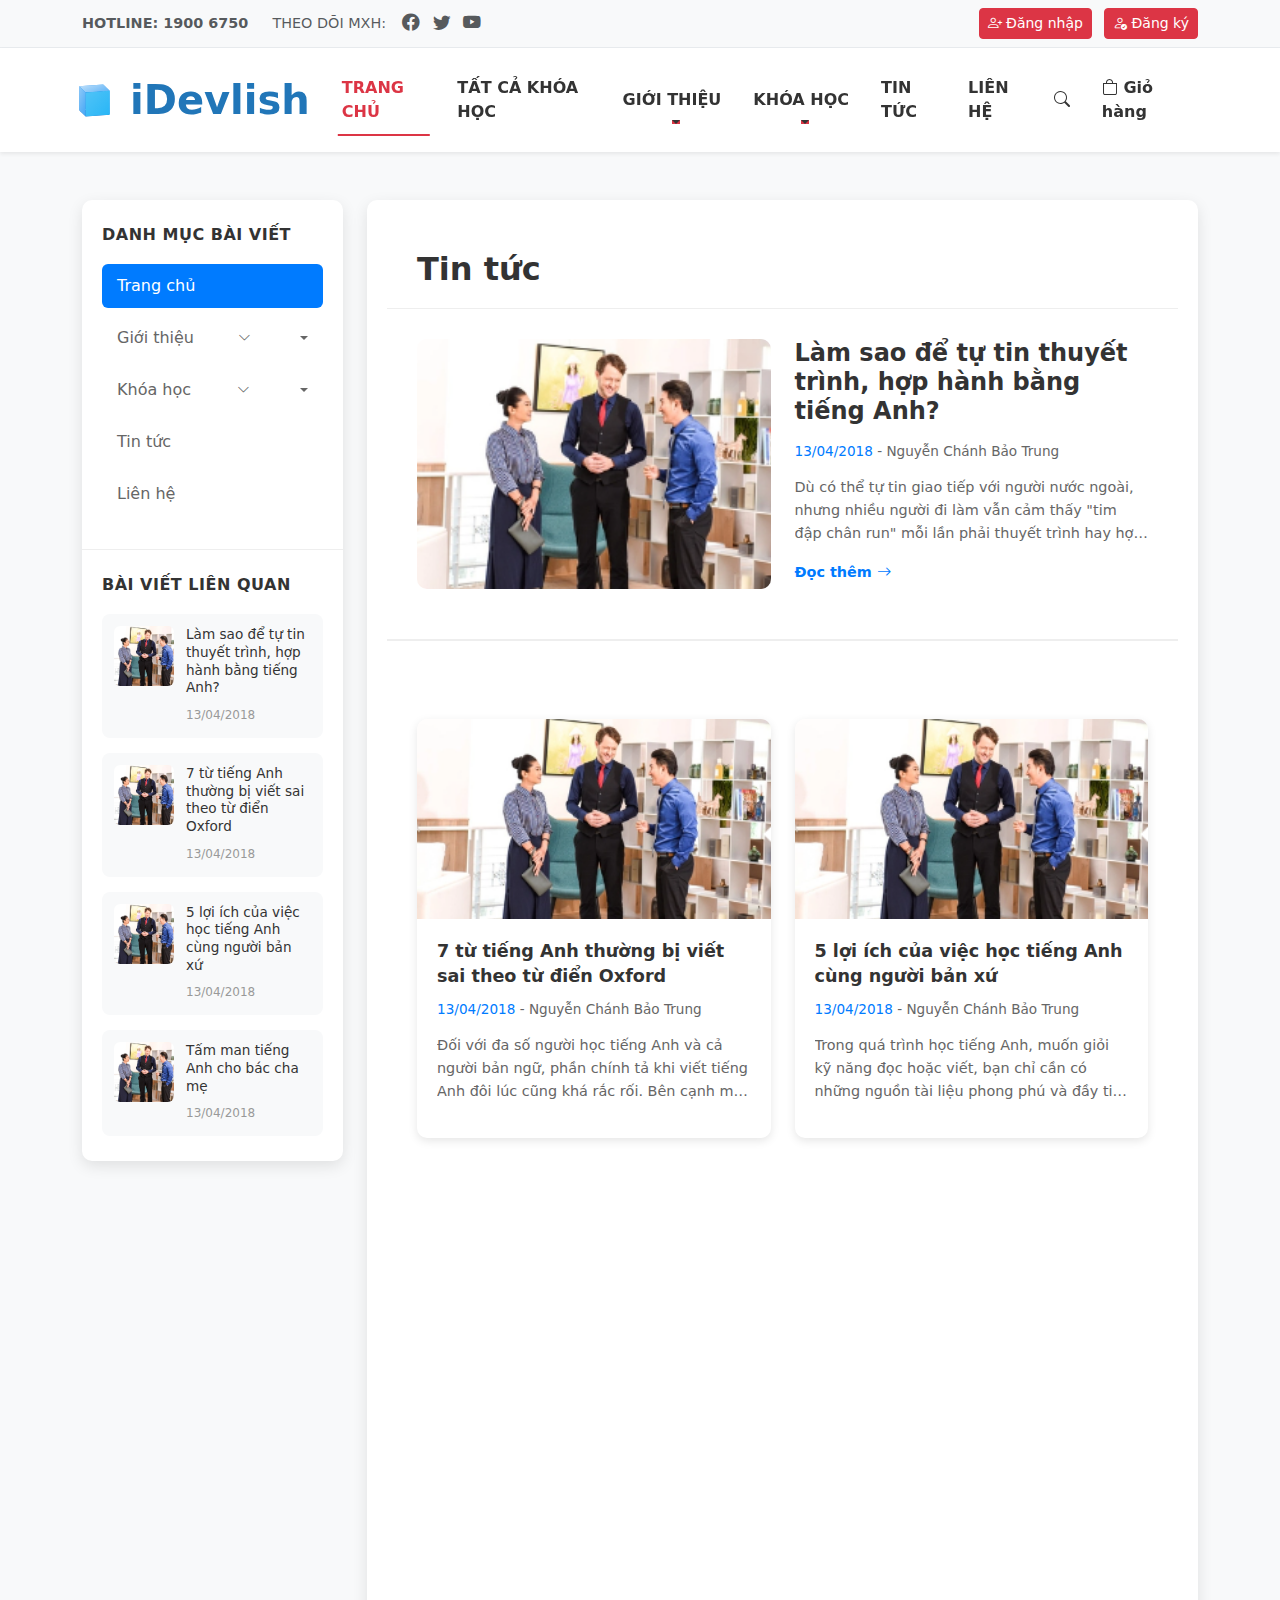
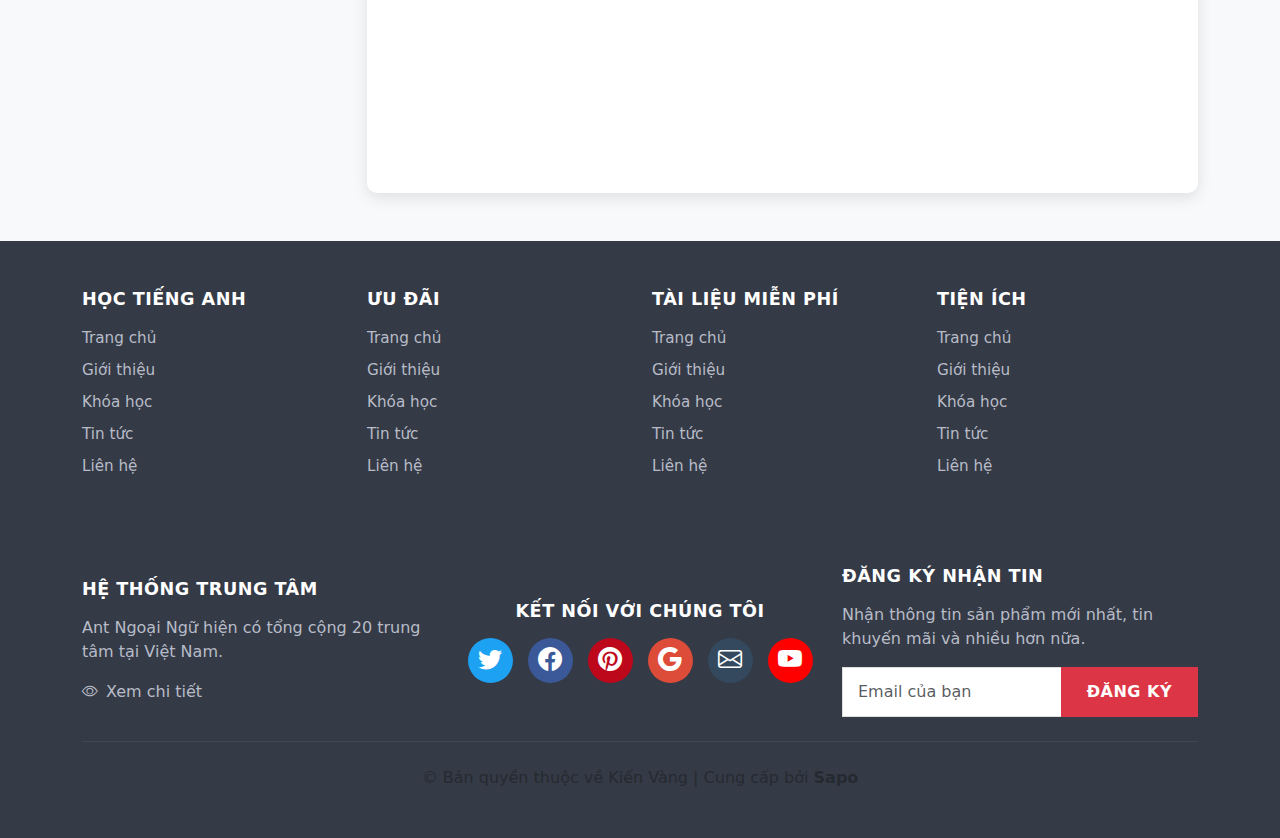
<file: news.html>
<!DOCTYPE html>
<html lang="vi">

<head>
    <meta charset="UTF-8" />
    <meta name="viewport" content="width=device-width, initial-scale=1.0" />
    <title>Tin tức - Ant Ngoại Ngữ</title>

    <!-- Vendor CSS Files -->
    <link href="../assets/vendor/bootstrap/css/bootstrap.min.css" rel="stylesheet" />
    <link href="../assets/vendor/bootstrap-icons/bootstrap-icons.css" rel="stylesheet" />
    <link href="../assets/vendor/aos/aos.css" rel="stylesheet" />

    <link href="../assets/css/main.css" rel="stylesheet">
    <link href="../assets/css/news.css" rel="stylesheet">
</head>

<body>
    <!-- Header -->
    <div id="header"></div>

    <!-- News Section -->
    <section class="news-page py-5">
        <div class="container">
            <div class="row">
                <!-- Sidebar -->
                <div class="col-lg-3 col-md-4 mb-4">
                    <div class="news-sidebar">
                        <!-- Categories -->
                        <div class="sidebar-section">
                            <h5 class="sidebar-title">DANH MỤC BÀI VIẾT</h5>
                            <ul class="category-list">
                                <li><a href="news.html" class="category-link active">Trang chủ</a></li>
                                <li>
                                    <a href="#" class="category-link dropdown-toggle" data-bs-toggle="collapse" data-bs-target="#gioiThieuSubmenu">
                                        Giới thiệu <i class="bi bi-chevron-down"></i>
                                    </a>
                                    <ul class="collapse submenu" id="gioiThieuSubmenu">
                                        <li><a href="about.html" class="submenu-link">Về chúng tôi</a></li>
                                        <li><a href="why-choose-us.html" class="submenu-link">Tại sao chọn chúng tôi</a></li>
                                    </ul>
                                </li>
                                <li>
                                    <a href="#" class="category-link dropdown-toggle" data-bs-toggle="collapse" data-bs-target="#khoaHocSubmenu">
                                        Khóa học <i class="bi bi-chevron-down"></i>
                                    </a>
                                    <ul class="collapse submenu" id="khoaHocSubmenu">
                                        <li><a href="courses.html?category=giao-tiep" class="submenu-link">Giao tiếp</a></li>
                                        <li><a href="courses.html?category=kinh-doanh" class="submenu-link">Kinh doanh</a></li>
                                        <li><a href="courses.html?category=marketing" class="submenu-link">Marketing</a></li>
                                    </ul>
                                </li>
                                <li><a href="news.html" class="category-link">Tin tức</a></li>
                                <li><a href="#contact" class="category-link">Liên hệ</a></li>
                            </ul>
                        </div>

                        <!-- Related Articles -->
                        <div class="sidebar-section">
                            <h5 class="sidebar-title">BÀI VIẾT LIÊN QUAN</h5>
                            <div class="related-articles">
                                <div class="related-article">
                                    <div class="related-image">
                                        <img src="assets/img/news.png" alt="Làm sao để tự tin thuyết trình" class="img-fluid">
                                    </div>
                                    <div class="related-content">
                                        <h6><a href="news-detail.html?id=1">Làm sao để tự tin thuyết trình, hợp hành bằng tiếng Anh?</a></h6>
                                        <span class="related-date">13/04/2018</span>
                                    </div>
                                </div>

                                <div class="related-article">
                                    <div class="related-image">
                                        <img src="assets/img/news.png" alt="7 từ tiếng Anh thường bị viết sai" class="img-fluid">
                                    </div>
                                    <div class="related-content">
                                        <h6><a href="news-detail.html?id=2">7 từ tiếng Anh thường bị viết sai theo từ điển Oxford</a></h6>
                                        <span class="related-date">13/04/2018</span>
                                    </div>
                                </div>

                                <div class="related-article">
                                    <div class="related-image">
                                        <img src="assets/img/news.png" alt="5 lợi ích của việc học tiếng Anh" class="img-fluid">
                                    </div>
                                    <div class="related-content">
                                        <h6><a href="news-detail.html?id=3">5 lợi ích của việc học tiếng Anh cùng người bản xứ</a></h6>
                                        <span class="related-date">13/04/2018</span>
                                    </div>
                                </div>

                                <div class="related-article">
                                    <div class="related-image">
                                        <img src="assets/img/news.png" alt="Tấm man tiếng Anh cho bác cha mẹ" class="img-fluid">
                                    </div>
                                    <div class="related-content">
                                        <h6><a href="news-detail.html?id=4">Tấm man tiếng Anh cho bác cha mẹ</a></h6>
                                        <span class="related-date">13/04/2018</span>
                                    </div>
                                </div>
                            </div>
                        </div>
                    </div>
                </div>

                <!-- Main Content -->
                <div class="col-lg-9 col-md-8">
                    <div class="news-content">
                        <div class="news-header">
                            <h2 class="news-page-title">Tin tức</h2>
                        </div>

                        <!-- Featured Article -->
                        <div class="featured-article mb-5" data-aos="fade-up">
                            <div class="row">
                                <div class="col-md-6">
                                    <div class="article-image">
                                        <img src="assets/img/news.png" alt="Làm sao để tự tin thuyết trình" class="img-fluid">
                                    </div>
                                </div>
                                <div class="col-md-6">
                                    <div class="article-content">
                                        <h3 class="article-title">
                                            <a href="news-detail.html?id=1">Làm sao để tự tin thuyết trình, hợp hành bằng tiếng Anh?</a>
                                        </h3>
                                        <div class="article-meta">
                                            <span class="article-date">13/04/2018</span>
                                            <span class="article-author">- Nguyễn Chánh Bảo Trung</span>
                                        </div>
                                        <p class="article-excerpt">
                                            Dù có thể tự tin giao tiếp với người nước ngoài, nhưng nhiều người đi làm vẫn cảm thấy "tim đập chân run" mỗi lần phải thuyết trình hay hợp hành bằng tiếng Anh với sếp hoặc đối tác nước ngoài. Cùng tìm hiểu nguyên nhân và giải pháp! Vì sao bạn chưa tự tin thuyết trình h...
                                        </p>
                                        <a href="news-detail.html?id=1" class="read-more-btn">Đọc thêm <i class="bi bi-arrow-right"></i></a>
                                    </div>
                                </div>
                            </div>
                        </div>

                        <!-- Article Grid -->
                        <div class="articles-grid">
                            <div class="row">
                                <div class="col-lg-6 col-md-12 mb-4" data-aos="fade-up" data-aos-delay="100">
                                    <div class="article-card">
                                        <div class="article-image">
                                            <img src="assets/img/news.png" alt="7 từ tiếng Anh thường bị viết sai" class="img-fluid">
                                        </div>
                                        <div class="article-content">
                                            <h4 class="article-title">
                                                <a href="news-detail.html?id=2">7 từ tiếng Anh thường bị viết sai theo từ điển Oxford</a>
                                            </h4>
                                            <div class="article-meta">
                                                <span class="article-date">13/04/2018</span>
                                                <span class="article-author">- Nguyễn Chánh Bảo Trung</span>
                                            </div>
                                            <p class="article-excerpt">
                                                Đối với đa số người học tiếng Anh và cả người bản ngữ, phần chính tả khi viết tiếng Anh đôi lúc cũng khá rắc rối. Bên cạnh một vài quy tắc chung, cũng sẽ có những từ có đặc điểm riêng hoặc đi ngược lại với nguyên tắc thông thường, lí do là vì chính tả trong tiếng Anh...
                                            </p>
                                        </div>
                                    </div>
                                </div>

                                <div class="col-lg-6 col-md-12 mb-4" data-aos="fade-up" data-aos-delay="200">
                                    <div class="article-card">
                                        <div class="article-image">
                                            <img src="assets/img/news.png" alt="5 lợi ích của việc học tiếng Anh" class="img-fluid">
                                        </div>
                                        <div class="article-content">
                                            <h4 class="article-title">
                                                <a href="news-detail.html?id=3">5 lợi ích của việc học tiếng Anh cùng người bản xứ</a>
                                            </h4>
                                            <div class="article-meta">
                                                <span class="article-date">13/04/2018</span>
                                                <span class="article-author">- Nguyễn Chánh Bảo Trung</span>
                                            </div>
                                            <p class="article-excerpt">
                                                Trong quá trình học tiếng Anh, muốn giỏi kỹ năng đọc hoặc viết, bạn chỉ cần có những nguồn tài liệu phong phú và đầy tin cậy cùng sự kiên nhẫn và chăm chỉ. Tuy nhiên, để hoàn thiện khả năng nghe-nói cùng những kỹ năng nâng cao khác như phát âm, cách sử dụng từ, phần...
                                            </p>
                                        </div>
                                    </div>
                                </div>

                                <div class="col-lg-6 col-md-12 mb-4" data-aos="fade-up" data-aos-delay="300">
                                    <div class="article-card">
                                        <div class="article-image">
                                            <img src="assets/img/news.png" alt="Tấm man tiếng Anh cho bác cha mẹ" class="img-fluid">
                                        </div>
                                        <div class="article-content">
                                            <h4 class="article-title">
                                                <a href="news-detail.html?id=4">Tấm man tiếng Anh cho bác cha mẹ</a>
                                            </h4>
                                            <div class="article-meta">
                                                <span class="article-date">13/04/2018</span>
                                                <span class="article-author">- Nguyễn Chánh Bảo Trung</span>
                                            </div>
                                            <p class="article-excerpt">
                                                Trở thành cha mẹ là một cột mốc rất quan trọng trong cuộc đời con người. Trong tiếng Anh, có một số từ vựng đặc biệt dành riêng cho những bậc cha mẹ mới. Hãy cùng tìm hiểu những từ vựng thú vị này nhé!
                                            </p>
                                        </div>
                                    </div>
                                </div>

                                <div class="col-lg-6 col-md-12 mb-4" data-aos="fade-up" data-aos-delay="400">
                                    <div class="article-card">
                                        <div class="article-image">
                                            <img src="assets/img/news.png" alt="Kỹ năng giao tiếp tiếng Anh" class="img-fluid">
                                        </div>
                                        <div class="article-content">
                                            <h4 class="article-title">
                                                <a href="news-detail.html?id=5">Kỹ năng giao tiếp tiếng Anh trong môi trường công sở</a>
                                            </h4>
                                            <div class="article-meta">
                                                <span class="article-date">12/04/2018</span>
                                                <span class="article-author">- Nguyễn Chánh Bảo Trung</span>
                                            </div>
                                            <p class="article-excerpt">
                                                Trong môi trường công sở hiện đại, khả năng giao tiếp tiếng Anh hiệu quả là một yếu tố quan trọng quyết định sự thành công trong công việc. Bài viết này sẽ chia sẻ những kỹ năng cần thiết để giao tiếp tự tin trong môi trường làm việc quốc tế.
                                            </p>
                                        </div>
                                    </div>
                                </div>
                            </div>
                        </div>

                        <!-- Pagination -->
                        <div class="pagination-wrapper mt-5" data-aos="fade-up">
                            <nav aria-label="News pagination">
                                <ul class="pagination justify-content-center">
                                    <li class="page-item disabled">
                                        <a class="page-link" href="#" tabindex="-1">
                                            <i class="bi bi-chevron-left"></i>
                                        </a>
                                    </li>
                                    <li class="page-item active">
                                        <a class="page-link" href="#">1</a>
                                    </li>
                                    <li class="page-item">
                                        <a class="page-link" href="#">2</a>
                                    </li>
                                    <li class="page-item">
                                        <a class="page-link" href="#">3</a>
                                    </li>
                                    <li class="page-item">
                                        <a class="page-link" href="#">
                                            <i class="bi bi-chevron-right"></i>
                                        </a>
                                    </li>
                                </ul>
                            </nav>
                        </div>
                    </div>
                </div>
            </div>
        </div>
    </section>

    <!-- Footer -->
    <div id="footer"></div>

    <!-- Vendor JS Files -->
    <script src="../assets/vendor/bootstrap/js/bootstrap.bundle.min.js"></script>
    <script src="../assets/vendor/aos/aos.js"></script>

    <!-- Load header and footer -->
    <script>
        fetch("components/header.html")
            .then(res => res.text())
            .then(data => document.getElementById("header").innerHTML = data);
    </script>
    <script>
        fetch("components/footer.html")
            .then(res => res.text())
            .then(data => document.getElementById("footer").innerHTML = data);
    </script>

    <!-- Custom JS -->
    <script>
        // Initialize AOS
        AOS.init({
            duration: 800,
            easing: 'ease-in-out',
            once: true,
            mirror: false,
            offset: 100
        });
    </script>
</body>
</html>
</file>
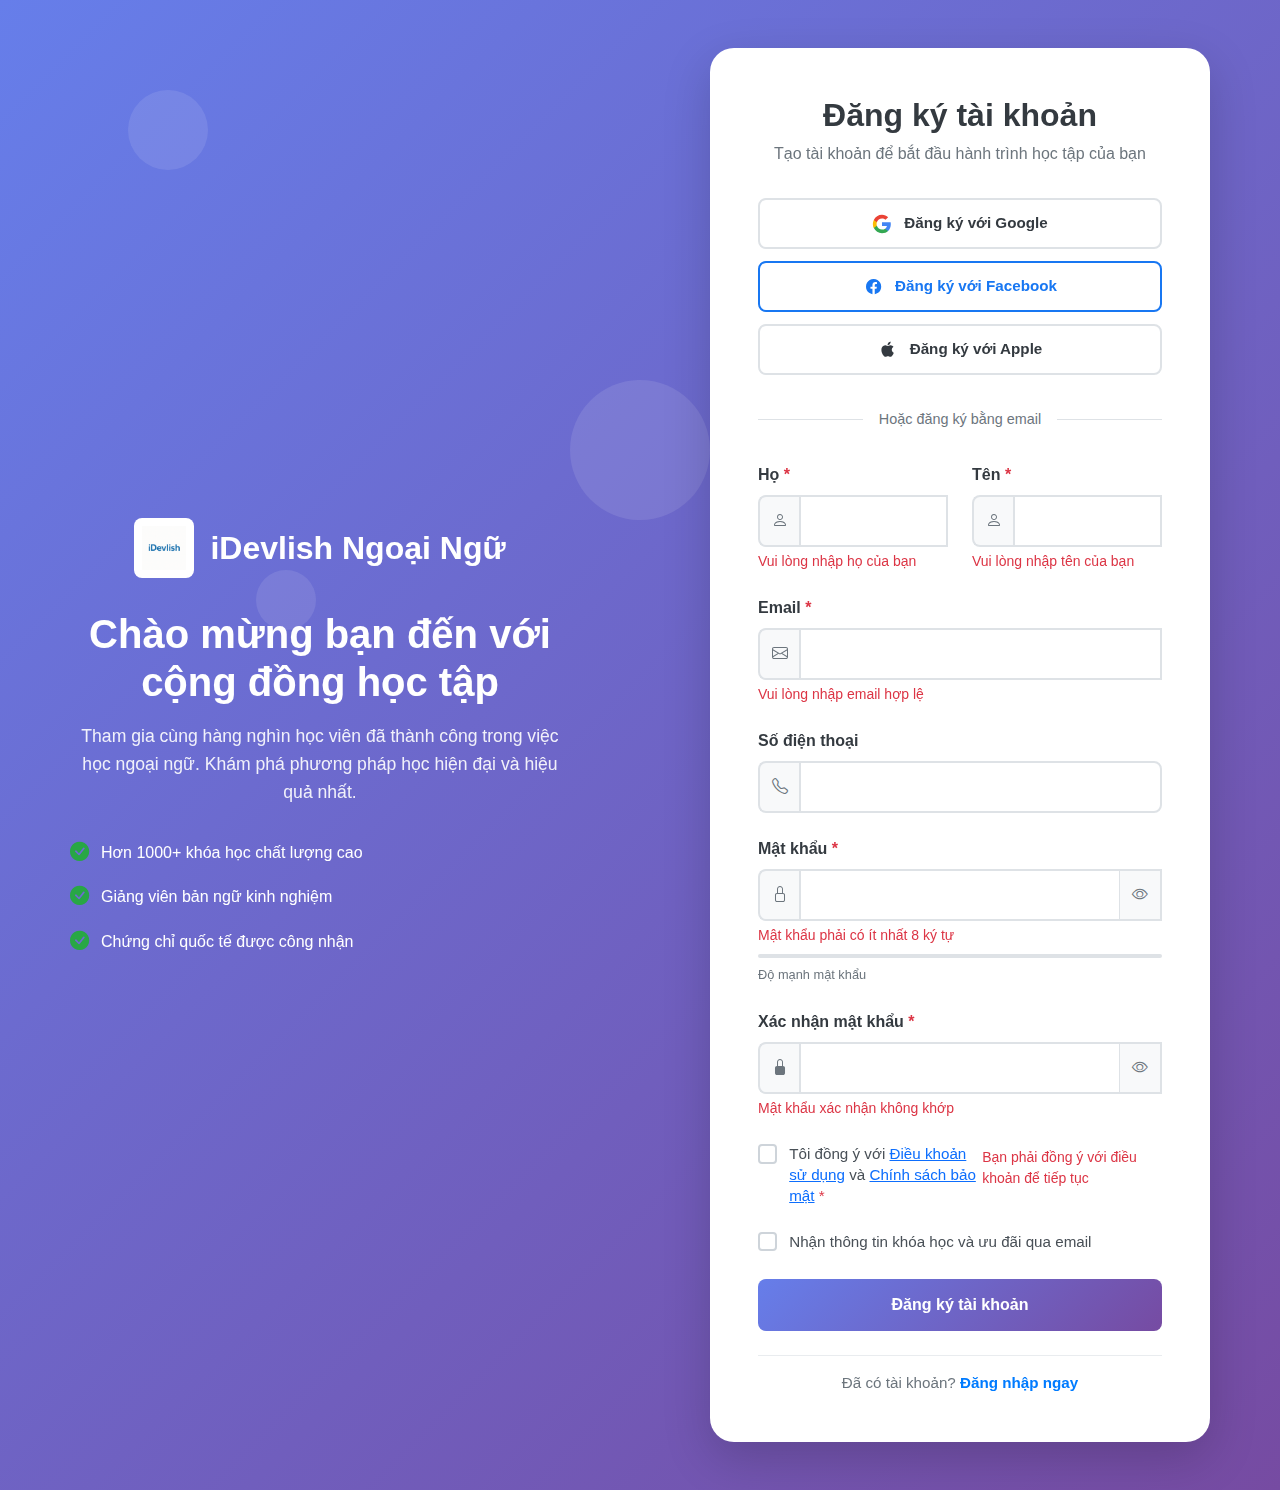
<file: register.html>
<!DOCTYPE html>
<html lang="vi">
<head>
    <meta charset="UTF-8">
    <meta name="viewport" content="width=device-width, initial-scale=1.0">
    <title>Đăng ký tài khoản - iDevlish Ngoại Ngữ</title>
    
    <!-- Vendor CSS Files -->
    <link href="assets/vendor/bootstrap/css/bootstrap.min.css" rel="stylesheet" />
    <link href="assets/vendor/bootstrap-icons/bootstrap-icons.css" rel="stylesheet" />
    <link href="assets/vendor/aos/aos.css" rel="stylesheet" />
    <link href="assets/vendor/glightbox/css/glightbox.min.css" rel="stylesheet" />
    <link href="assets/vendor/swiper/swiper-bundle.min.css" rel="stylesheet" />
    
    <link href="assets/css/auth.css" rel="stylesheet">
</head>
<body class="auth-body">
    <!-- Background Animation -->
    <div class="auth-background">
        <div class="floating-shapes">
            <div class="shape shape-1"></div>
            <div class="shape shape-2"></div>
            <div class="shape shape-3"></div>
            <div class="shape shape-4"></div>
            <div class="shape shape-5"></div>
        </div>
    </div>

    <div class="auth-container">
        <div class="container-fluid h-100">
            <div class="row h-100 align-items-center justify-content-center">
                <!-- Left Side - Branding -->
                <div class="col-lg-6 d-none d-lg-flex auth-branding">
                    <div class="branding-content" data-aos="fade-right">
                        <div class="brand-logo">
                            <img src="/assets/img/logo.png" alt="iDevlish Ngoại Ngữ" class="logo-img">
                            <h2 class="brand-title">iDevlish Ngoại Ngữ</h2>
                        </div>
                        <h3 class="branding-headline">Chào mừng bạn đến với cộng đồng học tập</h3>
                        <p class="branding-description">
                            Tham gia cùng hàng nghìn học viên đã thành công trong việc học ngoại ngữ. 
                            Khám phá phương pháp học hiện đại và hiệu quả nhất.
                        </p>
                        <div class="branding-features">
                            <div class="feature-item">
                                <i class="bi bi-check-circle-fill"></i>
                                <span>Hơn 1000+ khóa học chất lượng cao</span>
                            </div>
                            <div class="feature-item">
                                <i class="bi bi-check-circle-fill"></i>
                                <span>Giảng viên bản ngữ kinh nghiệm</span>
                            </div>
                            <div class="feature-item">
                                <i class="bi bi-check-circle-fill"></i>
                                <span>Chứng chỉ quốc tế được công nhận</span>
                            </div>
                        </div>
                    </div>
                </div>

                <!-- Right Side - Registration Form -->
                <div class="col-lg-6 col-md-8 col-sm-10">
                    <div class="auth-form-container" data-aos="fade-left">
                        <div class="auth-form-header">
                            <h1 class="auth-title">Đăng ký tài khoản</h1>
                            <p class="auth-subtitle">Tạo tài khoản để bắt đầu hành trình học tập của bạn</p>
                        </div>

                        <!-- Social Login Buttons -->
                        <div class="social-login-section">
                            <button type="button" class="btn social-btn google-btn" onclick="loginWithGoogle()">
                                <svg class="social-icon" viewBox="0 0 24 24">
                                    <path fill="#4285F4" d="M22.56 12.25c0-.78-.07-1.53-.2-2.25H12v4.26h5.92c-.26 1.37-1.04 2.53-2.21 3.31v2.77h3.57c2.08-1.92 3.28-4.74 3.28-8.09z"/>
                                    <path fill="#34A853" d="M12 23c2.97 0 5.46-.98 7.28-2.66l-3.57-2.77c-.98.66-2.23 1.06-3.71 1.06-2.86 0-5.29-1.93-6.16-4.53H2.18v2.84C3.99 20.53 7.7 23 12 23z"/>
                                    <path fill="#FBBC05" d="M5.84 14.09c-.22-.66-.35-1.36-.35-2.09s.13-1.43.35-2.09V7.07H2.18C1.43 8.55 1 10.22 1 12s.43 3.45 1.18 4.93l2.85-2.22.81-.62z"/>
                                    <path fill="#EA4335" d="M12 5.38c1.62 0 3.06.56 4.21 1.64l3.15-3.15C17.45 2.09 14.97 1 12 1 7.7 1 3.99 3.47 2.18 7.07l3.66 2.84c.87-2.6 3.3-4.53 6.16-4.53z"/>
                                </svg>
                                Đăng ký với Google
                            </button>

                            <button type="button" class="btn social-btn facebook-btn" onclick="loginWithFacebook()">
                                <i class="bi bi-facebook social-icon"></i>
                                Đăng ký với Facebook
                            </button>

                            <button type="button" class="btn social-btn apple-btn" onclick="loginWithApple()">
                                <i class="bi bi-apple social-icon"></i>
                                Đăng ký với Apple
                            </button>
                        </div>

                        <!-- Divider -->
                        <div class="auth-divider">
                            <span class="divider-text">Hoặc đăng ký bằng email</span>
                        </div>

                        <!-- Registration Form -->
                        <form class="auth-form" id="registerForm" novalidate>
                            <div class="row">
                                <div class="col-md-6">
                                    <div class="form-group">
                                        <label for="firstName" class="form-label">
                                            Họ <span class="required">*</span>
                                        </label>
                                        <div class="input-group">
                                            <span class="input-group-text">
                                                <i class="bi bi-person"></i>
                                            </span>
                                            <input type="text" class="form-control" id="firstName" name="firstName" required>
                                            <div class="invalid-feedback">
                                                Vui lòng nhập họ của bạn
                                            </div>
                                        </div>
                                    </div>
                                </div>
                                <div class="col-md-6">
                                    <div class="form-group">
                                        <label for="lastName" class="form-label">
                                            Tên <span class="required">*</span>
                                        </label>
                                        <div class="input-group">
                                            <span class="input-group-text">
                                                <i class="bi bi-person"></i>
                                            </span>
                                            <input type="text" class="form-control" id="lastName" name="lastName" required>
                                            <div class="invalid-feedback">
                                                Vui lòng nhập tên của bạn
                                            </div>
                                        </div>
                                    </div>
                                </div>
                            </div>

                            <div class="form-group">
                                <label for="email" class="form-label">
                                    Email <span class="required">*</span>
                                </label>
                                <div class="input-group">
                                    <span class="input-group-text">
                                        <i class="bi bi-envelope"></i>
                                    </span>
                                    <input type="email" class="form-control" id="email" name="email" required>
                                    <div class="invalid-feedback">
                                        Vui lòng nhập email hợp lệ
                                    </div>
                                </div>
                            </div>

                            <div class="form-group">
                                <label for="phone" class="form-label">
                                    Số điện thoại
                                </label>
                                <div class="input-group">
                                    <span class="input-group-text">
                                        <i class="bi bi-telephone"></i>
                                    </span>
                                    <input type="tel" class="form-control" id="phone" name="phone">
                                </div>
                            </div>

                            <div class="form-group">
                                <label for="password" class="form-label">
                                    Mật khẩu <span class="required">*</span>
                                </label>
                                <div class="input-group">
                                    <span class="input-group-text">
                                        <i class="bi bi-lock"></i>
                                    </span>
                                    <input type="password" class="form-control" id="password" name="password" required>
                                    <button type="button" class="btn btn-outline-secondary toggle-password" data-target="password">
                                        <i class="bi bi-eye"></i>
                                    </button>
                                    <div class="invalid-feedback">
                                        Mật khẩu phải có ít nhất 8 ký tự
                                    </div>
                                </div>
                                <div class="password-strength">
                                    <div class="strength-bar">
                                        <div class="strength-fill"></div>
                                    </div>
                                    <small class="strength-text">Độ mạnh mật khẩu</small>
                                </div>
                            </div>

                            <div class="form-group">
                                <label for="confirmPassword" class="form-label">
                                    Xác nhận mật khẩu <span class="required">*</span>
                                </label>
                                <div class="input-group">
                                    <span class="input-group-text">
                                        <i class="bi bi-lock-fill"></i>
                                    </span>
                                    <input type="password" class="form-control" id="confirmPassword" name="confirmPassword" required>
                                    <button type="button" class="btn btn-outline-secondary toggle-password" data-target="confirmPassword">
                                        <i class="bi bi-eye"></i>
                                    </button>
                                    <div class="invalid-feedback">
                                        Mật khẩu xác nhận không khớp
                                    </div>
                                </div>
                            </div>

                            <div class="form-group">
                                <div class="form-check">
                                    <input class="form-check-input" type="checkbox" id="agreeTerms" name="agreeTerms" required>
                                    <label class="form-check-label" for="agreeTerms">
                                        Tôi đồng ý với 
                                        <a href="#" class="text-primary">Điều khoản sử dụng</a> 
                                        và 
                                        <a href="#" class="text-primary">Chính sách bảo mật</a>
                                        <span class="required">*</span>
                                    </label>
                                    <div class="invalid-feedback">
                                        Bạn phải đồng ý với điều khoản để tiếp tục
                                    </div>
                                </div>
                            </div>

                            <div class="form-group">
                                <div class="form-check">
                                    <input class="form-check-input" type="checkbox" id="newsletter" name="newsletter">
                                    <label class="form-check-label" for="newsletter">
                                        Nhận thông tin khóa học và ưu đãi qua email
                                    </label>
                                </div>
                            </div>

                            <button type="submit" class="btn btn-primary auth-submit-btn">
                                <span class="btn-text">Đăng ký tài khoản</span>
                                <span class="btn-loading d-none">
                                    <span class="spinner-border spinner-border-sm me-2"></span>
                                    Đang xử lý...
                                </span>
                            </button>
                        </form>

                        <!-- Login Link -->
                        <div class="auth-footer">
                            <p class="auth-switch">
                                Đã có tài khoản? 
                                <a href="login.html" class="auth-link">Đăng nhập ngay</a>
                            </p>
                        </div>
                    </div>
                </div>
            </div>
        </div>
    </div>

    <!-- Success Modal -->
    <div class="modal fade" id="successModal" tabindex="-1" aria-hidden="true">
        <div class="modal-dialog modal-dialog-centered">
            <div class="modal-content">
                <div class="modal-body text-center p-4">
                    <div class="success-icon mb-3">
                        <i class="bi bi-check-circle-fill text-success"></i>
                    </div>
                    <h5 class="modal-title mb-3">Đăng ký thành công!</h5>
                    <p class="text-muted mb-4">
                        Chúng tôi đã gửi email xác nhận đến địa chỉ của bạn. 
                        Vui lòng kiểm tra email để kích hoạt tài khoản.
                    </p>
                    <button type="button" class="btn btn-primary" onclick="window.location.href='login.html'">
                        Đăng nhập ngay
                    </button>
                </div>
            </div>
        </div>
    </div>

    <!-- Vendor JS Files -->
    <script src="assets/vendor/bootstrap/js/bootstrap.bundle.min.js"></script>
    <script src="assets/vendor/aos/aos.js"></script>

    <!-- Custom JS -->
    <script src="assets/js/auth.js"></script>
</body>
</html>
</file>
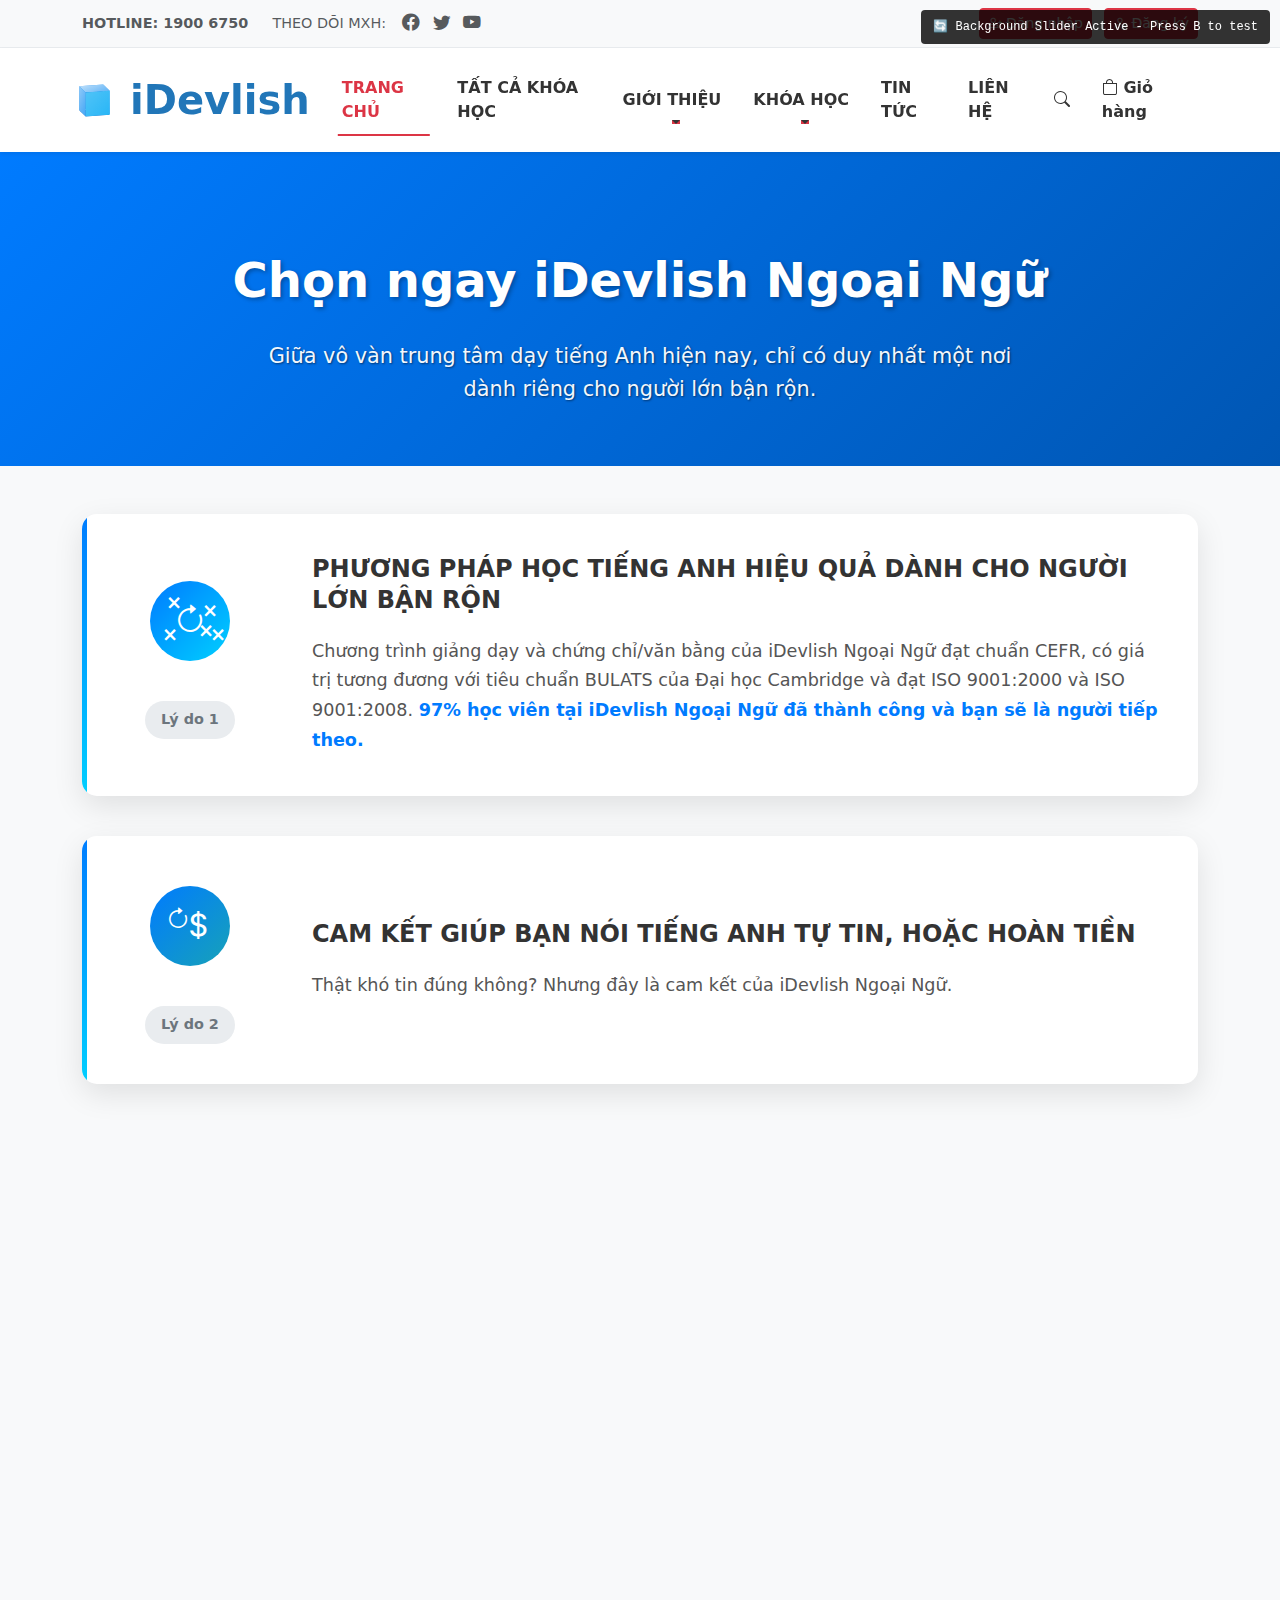
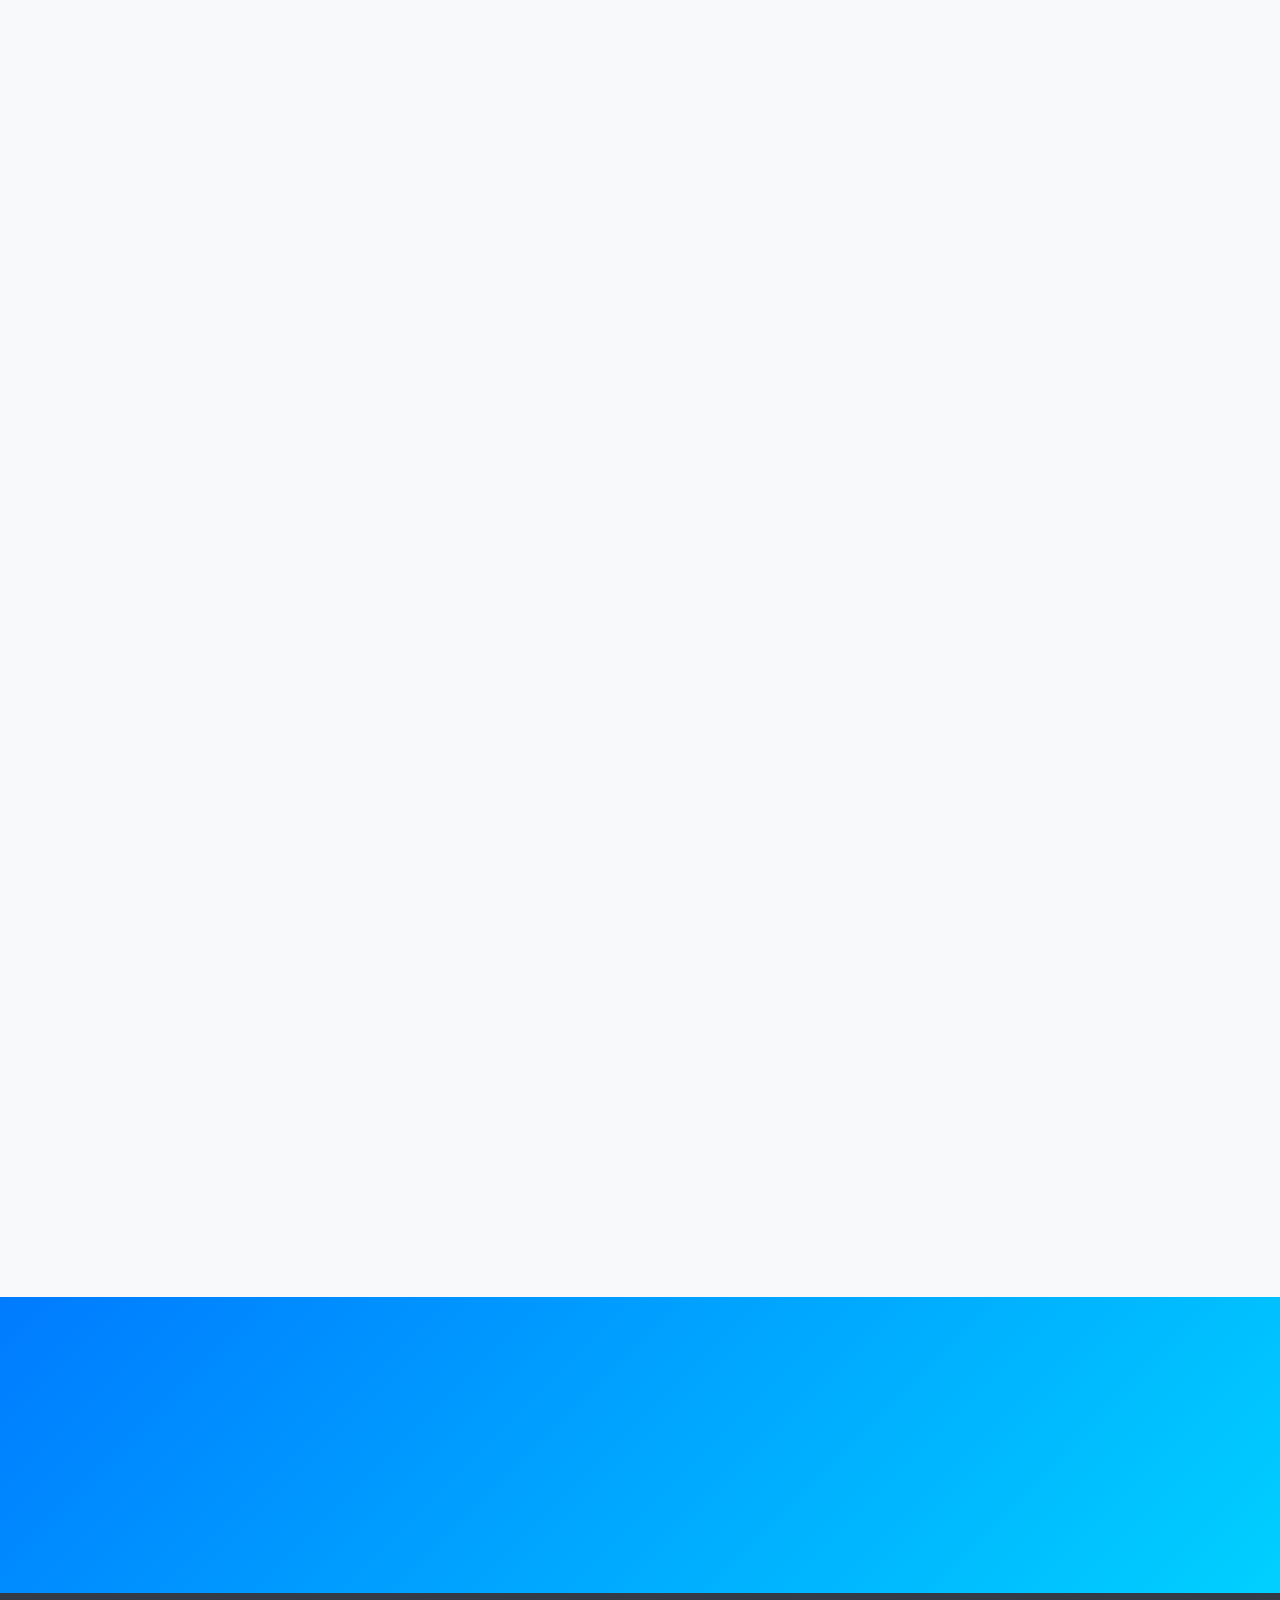
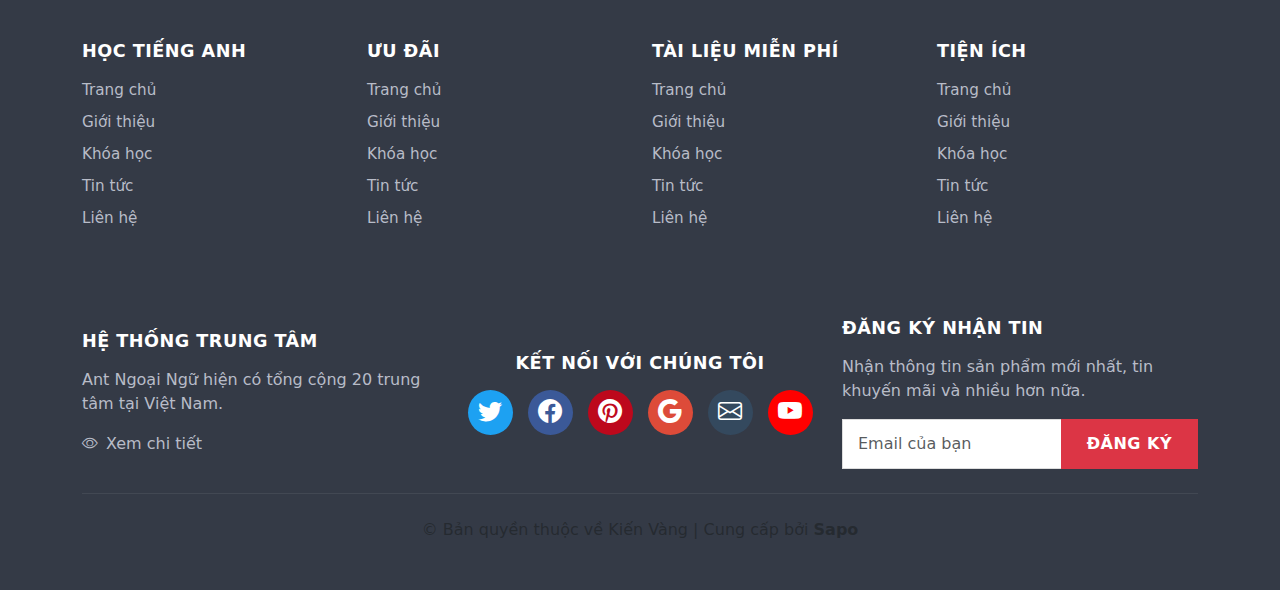
<file: why-choose-us.html>
<!DOCTYPE html>
<html lang="vi">

<head>
    <meta charset="UTF-8" />
    <meta name="viewport" content="width=device-width, initial-scale=1.0" />
    <title>Tại sao chọn chúng tôi - iDevlish Ngoại Ngữ</title>

    <!-- Vendor CSS Files -->
    <link href="../assets/vendor/bootstrap/css/bootstrap.min.css" rel="stylesheet" />
    <link href="../assets/vendor/bootstrap-icons/bootstrap-icons.css" rel="stylesheet" />
    <link href="../assets/vendor/aos/aos.css" rel="stylesheet" />
    <link href="../assets/vendor/glightbox/css/glightbox.min.css" rel="stylesheet" />
    <link href="../assets/vendor/swiper/swiper-bundle.min.css" rel="stylesheet" />

    <link href="../assets/css/main.css" rel="stylesheet">
    <link href="../assets/css/why-choose-us.css" rel="stylesheet">
</head>

<body>
    <!-- Header -->
    <div id="header"></div>

    <!-- Hero Section -->
    <section class="why-choose-hero">
        <div class="container">
            <div class="row">
                <div class="col-12 text-center" data-aos="fade-up">
                    <h1 class="hero-title">Chọn ngay iDevlish Ngoại Ngữ</h1>
                    <p class="hero-subtitle">
                        Giữa vô vàn trung tâm dạy tiếng Anh hiện nay, chỉ có duy nhất một nơi<br>
                        dành riêng cho người lớn bận rộn.
                    </p>
                </div>
            </div>
        </div>
    </section>

    <!-- Why Choose Us Reasons -->
    <section class="reasons-section py-5">
        <div class="container">
            <!-- Reason 1 -->
            <div class="reason-item" data-aos="fade-up" data-aos-delay="100">
                <div class="row align-items-center">
                    <div class="col-lg-2 col-md-3 text-center">
                        <div class="reason-icon reason-1">
                            <div class="icon-wrapper">
                                <div class="arrows-pattern">
                                    <div class="arrow-circle">
                                        <i class="bi bi-arrow-clockwise"></i>
                                    </div>
                                    <div class="x-marks">
                                        <span class="x-mark x1">×</span>
                                        <span class="x-mark x2">×</span>
                                        <span class="x-mark x3">×</span>
                                        <span class="x-mark x4">×</span>
                                        <span class="x-mark x5">×</span>
                                    </div>
                                </div>
                            </div>
                        </div>
                        <div class="reason-number">Lý do 1</div>
                    </div>
                    <div class="col-lg-10 col-md-9">
                        <div class="reason-content">
                            <h3 class="reason-title">PHƯƠNG PHÁP HỌC TIẾNG ANH HIỆU QUẢ DÀNH CHO NGƯỜI LỚN BẬN RỘN</h3>
                            <p class="reason-description">
                                Chương trình giảng dạy và chứng chỉ/văn bằng của iDevlish Ngoại Ngữ đạt chuẩn CEFR, có giá trị tương đương với tiêu chuẩn BULATS của Đại học Cambridge và đạt ISO 9001:2000 và ISO 9001:2008. <strong>97% học viên tại iDevlish Ngoại Ngữ đã thành công và bạn sẽ là người tiếp theo.</strong>
                            </p>
                        </div>
                    </div>
                </div>
            </div>

            <!-- Reason 2 -->
            <div class="reason-item" data-aos="fade-up" data-aos-delay="200">
                <div class="row align-items-center">
                    <div class="col-lg-2 col-md-3 text-center">
                        <div class="reason-icon reason-2">
                            <div class="icon-wrapper">
                                <div class="money-back-icon">
                                    <div class="circular-arrow">
                                        <i class="bi bi-arrow-clockwise"></i>
                                    </div>
                                    <div class="dollar-sign">
                                        <i class="bi bi-currency-dollar"></i>
                                    </div>
                                </div>
                            </div>
                        </div>
                        <div class="reason-number">Lý do 2</div>
                    </div>
                    <div class="col-lg-10 col-md-9">
                        <div class="reason-content">
                            <h3 class="reason-title">CAM KẾT GIÚP BẠN NÓI TIẾNG ANH TỰ TIN, HOẶC HOÀN TIỀN</h3>
                            <p class="reason-description">
                                Thật khó tin đúng không? Nhưng đây là cam kết của iDevlish Ngoại Ngữ.
                            </p>
                        </div>
                    </div>
                </div>
            </div>

            <!-- Reason 3 -->
            <div class="reason-item" data-aos="fade-up" data-aos-delay="300">
                <div class="row align-items-center">
                    <div class="col-lg-2 col-md-3 text-center">
                        <div class="reason-icon reason-3">
                            <div class="icon-wrapper">
                                <div class="flexible-time-icon">
                                    <div class="clock-circle">
                                        <div class="clock-fill"></div>
                                        <div class="clock-dots">
                                            <span class="dot dot1"></span>
                                            <span class="dot dot2"></span>
                                            <span class="dot dot3"></span>
                                            <span class="dot dot4"></span>
                                        </div>
                                    </div>
                                </div>
                            </div>
                        </div>
                        <div class="reason-number">Lý do 3</div>
                    </div>
                    <div class="col-lg-10 col-md-9">
                        <div class="reason-content">
                            <h3 class="reason-title">GIỜ HỌC LINH ĐỘNG, KHÔNG GIỚI HẠN THỜI GIAN</h3>
                            <p class="reason-description">
                                iDevlish Ngoại Ngữ cung cấp các giải pháp linh hoạt, giúp bạn chủ động chọn thời gian học phù hợp từ 9:30 sáng đến 9 giờ tối mỗi ngày trong tuần và từ 9:30 đến 8 giờ tối ngày cuối tuần.
                            </p>
                        </div>
                    </div>
                </div>
            </div>

            <!-- Reason 4 -->
            <div class="reason-item" data-aos="fade-up" data-aos-delay="400">
                <div class="row align-items-center">
                    <div class="col-lg-2 col-md-3 text-center">
                        <div class="reason-icon reason-4">
                            <div class="icon-wrapper">
                                <div class="small-class-icon">
                                    <div class="network-diagram">
                                        <div class="node center-node"></div>
                                        <div class="node top-node"></div>
                                        <div class="node left-node"></div>
                                        <div class="node right-node"></div>
                                        <div class="node bottom-node"></div>
                                        <div class="connection con1"></div>
                                        <div class="connection con2"></div>
                                        <div class="connection con3"></div>
                                        <div class="connection con4"></div>
                                    </div>
                                </div>
                            </div>
                        </div>
                        <div class="reason-number">Lý do 4</div>
                    </div>
                    <div class="col-lg-10 col-md-9">
                        <div class="reason-content">
                            <h3 class="reason-title">LỚP HỌC TỐI ĐA 4 - 5 HỌC VIÊN CÙNG TRÌNH ĐỘ</h3>
                            <p class="reason-description">
                                Bạn sẽ được tương tác hỏi đáp, ứng dụng bài học trong ngữ cảnh thực tế và nhận góp ý trực tiếp từ giáo viên bản ngữ. Trung tâm của buổi học chính là bạn.
                            </p>
                        </div>
                    </div>
                </div>
            </div>

            <!-- Reason 5 -->
            <div class="reason-item" data-aos="fade-up" data-aos-delay="500">
                <div class="row align-items-center">
                    <div class="col-lg-2 col-md-3 text-center">
                        <div class="reason-icon reason-5">
                            <div class="icon-wrapper">
                                <i class="bi bi-mortarboard-fill"></i>
                            </div>
                        </div>
                        <div class="reason-number">Lý do 5</div>
                    </div>
                    <div class="col-lg-10 col-md-9">
                        <div class="reason-content">
                            <h3 class="reason-title">GIÁO VIÊN BẢN NGỮ CÓ CHUYÊN MÔN</h3>
                            <p class="reason-description">
                                Giáo viên của iDevlish Ngoại Ngữ đều đến từ các nước sử dụng tiếng Anh là ngôn ngữ chính như Mỹ, Anh, Canada và Úc, được đào tạo bài bản và có chứng chỉ giảng dạy anh ngữ quốc tế TESOL/CELTA.
                            </p>
                        </div>
                    </div>
                </div>
            </div>

            <!-- Reason 6 -->
            <div class="reason-item" data-aos="fade-up" data-aos-delay="600">
                <div class="row align-items-center">
                    <div class="col-lg-2 col-md-3 text-center">
                        <div class="reason-icon reason-6">
                            <div class="icon-wrapper">
                                <i class="bi bi-globe-americas"></i>
                            </div>
                        </div>
                        <div class="reason-number">Lý do 6</div>
                    </div>
                    <div class="col-lg-10 col-md-9">
                        <div class="reason-content">
                            <h3 class="reason-title">MÔI TRƯỜNG 100% TIẾNG ANH</h3>
                            <p class="reason-description">
                                Bạn sẽ học nhanh hơn và nói hay hơn thông qua cách phát triển phản xạ ngôn ngữ tự nhiên trong môi trường giao tiếp hoàn toàn bằng tiếng Anh của iDevlish Ngoại Ngữ.
                            </p>
                        </div>
                    </div>
                </div>
            </div>

            <!-- Reason 7 -->
            <div class="reason-item" data-aos="fade-up" data-aos-delay="700">
                <div class="row align-items-center">
                    <div class="col-lg-2 col-md-3 text-center">
                        <div class="reason-icon reason-7">
                            <div class="icon-wrapper">
                                <i class="bi bi-headset"></i>
                            </div>
                        </div>
                        <div class="reason-number">Lý do 7</div>
                    </div>
                    <div class="col-lg-10 col-md-9">
                        <div class="reason-content">
                            <h3 class="reason-title">ĐỘI NGŨ CHĂM SÓC HỌC VIÊN CHUYÊN BIỆT</h3>
                            <p class="reason-description">
                                Mỗi học viên sẽ được Chuyên viên tư vấn và Trợ giảng đồng hành cùng học viên trong suốt quá trình học tập. Bên cạnh đó, Đường dây nóng <strong>0123 456 789</strong> với các Nhân viên chăm sóc luôn lắng nghe, tiếp thu, giải quyết mọi vướng mắc mà học viên đang gặp phải.
                            </p>
                        </div>
                    </div>
                </div>
            </div>

            <!-- Reason 8 -->
            <div class="reason-item" data-aos="fade-up" data-aos-delay="800">
                <div class="row align-items-center">
                    <div class="col-lg-2 col-md-3 text-center">
                        <div class="reason-icon reason-8">
                            <div class="icon-wrapper">
                                <i class="bi bi-people-fill"></i>
                            </div>
                        </div>
                        <div class="reason-number">Lý do 8</div>
                    </div>
                    <div class="col-lg-10 col-md-9">
                        <div class="reason-content">
                            <h3 class="reason-title">CỘNG ĐỒNG iDevlish NGOẠI NGỮ TOÀN CẦU</h3>
                            <p class="reason-description">
                                Global Online Community (Cộng đồng giao tiếp trực tuyến) giúp mở rộng vòng tròn kết nối giữa các học viên iDevlish Ngoại Ngữ toàn cầu. Thông qua đó, bạn có thể giao lưu, học hỏi, chia sẻ kinh nghiệm học tập và nhiều vấn đề trong cuộc sống.
                            </p>
                        </div>
                    </div>
                </div>
            </div>
        </div>
    </section>

    <!-- Call to Action -->
    <section class="cta-section py-5">
        <div class="container">
            <div class="row">
                <div class="col-12 text-center" data-aos="fade-up">
                    <h3 class="cta-title">Bạn đã sẵn sàng chọn iDevlish Ngoại Ngữ?</h3>
                    <p class="cta-subtitle">Hãy bắt đầu hành trình học tiếng Anh hiệu quả ngay hôm nay!</p>
                    <div class="cta-buttons">
                        <a href="courses.html" class="btn btn-primary btn-lg me-3">
                            <i class="bi bi-book"></i> Xem khóa học
                        </a>
                        <a href="tel:0123456789" class="btn btn-outline-light btn-lg">
                            <i class="bi bi-telephone"></i> Gọi ngay: 0123 456 789
                        </a>
                    </div>
                </div>
            </div>
        </div>
    </section>

    <!-- Footer -->
    <div id="footer"></div>

    <!-- Vendor JS Files -->
    <script src="../assets/vendor/bootstrap/js/bootstrap.bundle.min.js"></script>
    <script src="../assets/vendor/aos/aos.js"></script>
    <script src="../assets/vendor/glightbox/js/glightbox.min.js"></script>
    <script src="../assets/vendor/swiper/swiper-bundle.min.js"></script>

    <!-- Load header and footer -->
    <script>
        fetch("components/header.html")
            .then(res => res.text())
            .then(data => document.getElementById("header").innerHTML = data);
    </script>
    <script>
        fetch("components/footer.html")
            .then(res => res.text())
            .then(data => document.getElementById("footer").innerHTML = data);
    </script>

    <!-- Custom JS -->
    <script src="../assets/js/script.js"></script>
    <script>
        // Initialize AOS
        AOS.init({
            duration: 800,
            easing: 'ease-in-out',
            once: true,
            mirror: false,
            offset: 100
        });
    </script>
</body>
</html>
</file>
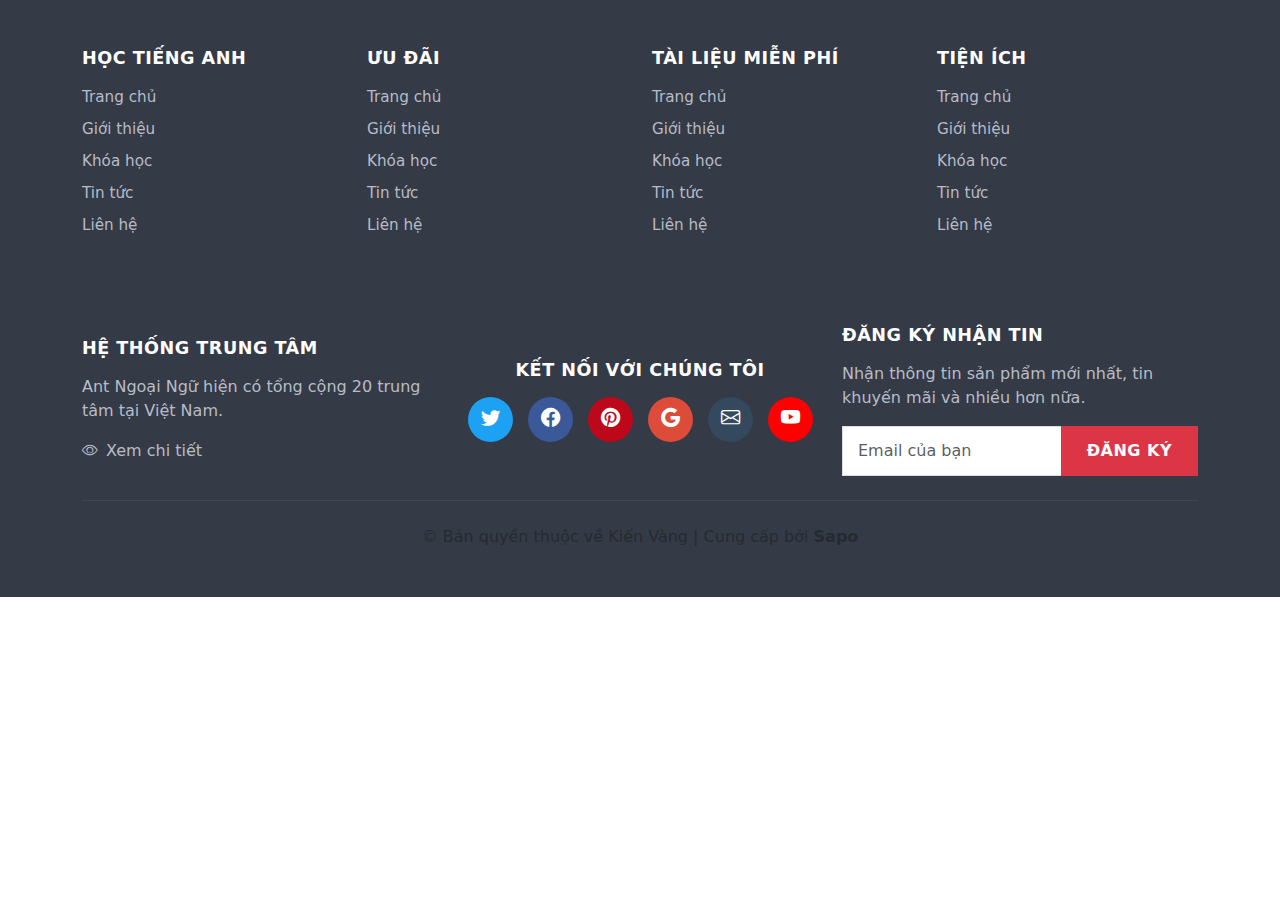
<file: components/footer.html>
<!DOCTYPE html>
<html lang="en">

<head>
    <meta charset="UTF-8" />
    <meta name="viewport" content="width=device-width, initial-scale=1.0" />
    <title>Document</title>
    <link rel="stylesheet" href="">

    <!-- Vendor CSS Files -->
    <link href="../assets/vendor/bootstrap/css/bootstrap.min.css" rel="stylesheet" />
    <link href="../assets/vendor/bootstrap-icons/bootstrap-icons.css" rel="stylesheet" />
    <link href="../assets/vendor/aos/aos.css" rel="stylesheet" />
    <link href="../assets/vendor/glightbox/css/glightbox.min.css" rel="stylesheet" />
    <link href="../assets/vendor/swiper/swiper-bundle.min.css" rel="stylesheet" />
    <!-- Main CSS File -->
    <link href="../assets/css/footer.css" rel="stylesheet">
</head>

<body>
    <footer class="footer bg-dark text-light py-5">
        <div class="container">
            <!-- Top section with 4 columns -->
            <div class="row mb-5">
                <div class="col-lg-3 col-md-6 mb-4">
                    <h5 class="footer-title mb-3">HỌC TIẾNG ANH</h5>
                    <ul class="list-unstyled footer-links">
                        <li><a href="#" class="text-light-gray">Trang chủ</a></li>
                        <li><a href="#" class="text-light-gray">Giới thiệu</a></li>
                        <li><a href="#" class="text-light-gray">Khóa học</a></li>
                        <li><a href="#" class="text-light-gray">Tin tức</a></li>
                        <li><a href="#" class="text-light-gray">Liên hệ</a></li>
                    </ul>
                </div>
                
                <div class="col-lg-3 col-md-6 mb-4">
                    <h5 class="footer-title mb-3">ƯU ĐÃI</h5>
                    <ul class="list-unstyled footer-links">
                        <li><a href="#" class="text-light-gray">Trang chủ</a></li>
                        <li><a href="#" class="text-light-gray">Giới thiệu</a></li>
                        <li><a href="#" class="text-light-gray">Khóa học</a></li>
                        <li><a href="#" class="text-light-gray">Tin tức</a></li>
                        <li><a href="#" class="text-light-gray">Liên hệ</a></li>
                    </ul>
                </div>
                
                <div class="col-lg-3 col-md-6 mb-4">
                    <h5 class="footer-title mb-3">TÀI LIỆU MIỄN PHÍ</h5>
                    <ul class="list-unstyled footer-links">
                        <li><a href="#" class="text-light-gray">Trang chủ</a></li>
                        <li><a href="#" class="text-light-gray">Giới thiệu</a></li>
                        <li><a href="#" class="text-light-gray">Khóa học</a></li>
                        <li><a href="#" class="text-light-gray">Tin tức</a></li>
                        <li><a href="#" class="text-light-gray">Liên hệ</a></li>
                    </ul>
                </div>
                
                <div class="col-lg-3 col-md-6 mb-4">
                    <h5 class="footer-title mb-3">TIỆN ÍCH</h5>
                    <ul class="list-unstyled footer-links">
                        <li><a href="#" class="text-light-gray">Trang chủ</a></li>
                        <li><a href="#" class="text-light-gray">Giới thiệu</a></li>
                        <li><a href="#" class="text-light-gray">Khóa học</a></li>
                        <li><a href="#" class="text-light-gray">Tin tức</a></li>
                        <li><a href="#" class="text-light-gray">Liên hệ</a></li>
                    </ul>
                </div>
            </div>

            <!-- Bottom section -->
            <div class="row align-items-center">
                <div class="col-lg-4 mb-4 mb-lg-0">
                    <h5 class="footer-title mb-3">HỆ THỐNG TRUNG TÂM</h5>
                    <p class="text-light-gray mb-3">
                        Ant Ngoại Ngữ hiện có tổng cộng 20 trung tâm tại Việt Nam.
                    </p>
                    <a href="#" class="text-light-gray text-decoration-none">
                        <i class="bi bi-eye me-2"></i>Xem chi tiết
                    </a>
                </div>
                
                <div class="col-lg-4 mb-4 mb-lg-0 text-center">
                    <h5 class="footer-title mb-3">KẾT NỐI VỚI CHÚNG TÔI</h5>
                    <div class="social-links">
                        <a href="#" class="social-link twitter">
                            <i class="bi bi-twitter"></i>
                        </a>
                        <a href="#" class="social-link facebook">
                            <i class="bi bi-facebook"></i>
                        </a>
                        <a href="#" class="social-link pinterest">
                            <i class="bi bi-pinterest"></i>
                        </a>
                        <a href="#" class="social-link google">
                            <i class="bi bi-google"></i>
                        </a>
                        <a href="#" class="social-link email">
                            <i class="bi bi-envelope"></i>
                        </a>
                        <a href="#" class="social-link youtube">
                            <i class="bi bi-youtube"></i>
                        </a>
                    </div>
                </div>
                
                <div class="col-lg-4">
                    <h5 class="footer-title mb-3">ĐĂNG KÝ NHẬN TIN</h5>
                    <p class="text-light-gray mb-3">
                        Nhận thông tin sản phẩm mới nhất, tin khuyến mãi và nhiều hơn nữa.
                    </p>
                    <div class="newsletter-form">
                        <div class="input-group">
                            <input type="email" class="form-control newsletter-input" placeholder="Email của bạn">
                            <button class="btn btn-danger newsletter-btn" type="button">Đăng ký</button>
                        </div>
                    </div>
                </div>
            </div>

            <!-- Copyright -->
            <hr class="my-4 border-secondary">
            <div class="text-center">
                <p class="text-muted mb-0">
                    © Bản quyền thuộc về Kiến Vàng | Cung cấp bởi <strong>Sapo</strong>
                </p>
            </div>
        </div>
    </footer>
</body>
</html>
</file>
<file: assets/css/about.css>
/* About Page Styles */

/* Hero Section */
.about-hero {
  padding: 100px 0 80px;
  background: linear-gradient(135deg, #f8f9fa 0%, #e9ecef 100%);
  min-height: 70vh;
  display: flex;
  align-items: center;
}

.about-hero-content {
  padding: 20px 0;
}

.brand-section {
  margin-bottom: 40px;
}

.brand-logo {
  display: flex;
  align-items: center;
  gap: 20px;
  margin-bottom: 30px;
}

.logo-icon {
  position: relative;
  width: 80px;
  height: 80px;
}

.logo-cube {
  position: relative;
  width: 60px;
  height: 60px;
  transform-style: preserve-3d;
  transform: rotateX(-15deg) rotateY(15deg);
  animation: rotate 6s infinite linear;
}

.cube-face {
  position: absolute;
  width: 60px;
  height: 60px;
  opacity: 0.9;
}

.cube-front {
  background: linear-gradient(135deg, #007bff, #0056b3);
  transform: rotateY(0deg) translateZ(30px);
}

.cube-back {
  background: linear-gradient(135deg, #007bff, #1e4b7e);
  transform: rotateY(180deg) translateZ(30px);
}

.cube-right {
  background: linear-gradient(135deg, #ffc107, #e0a800);
  transform: rotateY(90deg) translateZ(30px);
}

.cube-left {
  background: linear-gradient(135deg, #dc3545, #c82333);
  transform: rotateY(-90deg) translateZ(30px);
}

.cube-top {
  background: linear-gradient(135deg, #6f42c1, #5a32a3);
  transform: rotateX(90deg) translateZ(30px);
}

.cube-bottom {
  background: linear-gradient(135deg, #fd7e14, #e55a00);
  transform: rotateX(-90deg) translateZ(30px);
}

@keyframes rotate {
  0% {
    transform: rotateX(-15deg) rotateY(15deg);
  }
  25% {
    transform: rotateX(-15deg) rotateY(105deg);
  }
  50% {
    transform: rotateX(-15deg) rotateY(195deg);
  }
  75% {
    transform: rotateX(-15deg) rotateY(285deg);
  }
  100% {
    transform: rotateX(-15deg) rotateY(375deg);
  }
}

.brand-text {
  text-align: left;
}

.brand-name {
  font-size: 3.5rem;
  font-weight: 900;
  color: #007bff;
  margin: 0;
  line-height: 1;
  text-shadow: 2px 2px 4px rgba(0, 0, 0, 0.1);
}

.brand-subtitle {
  font-size: 2rem;
  font-weight: 600;
  color: #333;
  margin: 0;
  line-height: 1.2;
}

.hero-tagline {
  margin-bottom: 30px;
}

.tagline-main {
  font-size: 2.5rem;
  font-weight: 700;
  color: #dc3545;
  margin-bottom: 10px;
  text-shadow: 1px 1px 2px rgba(0, 0, 0, 0.1);
}

.tagline-sub {
  font-size: 1.5rem;
  font-weight: 600;
  color: #333;
  margin-bottom: 0;
}

.hero-description p {
  font-size: 1.1rem;
  color: #666;
  line-height: 1.7;
  margin: 0;
}

.hero-image {
  text-align: center;
}

.hero-image img {
  max-width: 100%;
  height: auto;
  border-radius: 15px;
  box-shadow: 0 10px 30px rgba(0, 0, 0, 0.1);
}

/* Unique Value Section */
.unique-value-section {
  background: linear-gradient(135deg, #007bff, #0056b3);
  color: white;
}

.unique-title {
  font-size: 2.5rem;
  font-weight: 700;
  line-height: 1.3;
  text-shadow: 2px 2px 4px rgba(0, 0, 0, 0.3);
}

.highlight-text {
  color: #ffc107;
  font-weight: 800;
}

.emphasis-text {
  color: #00c3ff;
  font-weight: 800;
}

/* Best Teacher Section */
.best-teacher-section {
  padding: 80px 0;
}

.teacher-image img {
  transition: transform 0.3s ease;
  width: 80%;
  height: auto;
}

.teacher-image:hover img {
  transform: scale(1.02);
}

.teacher-content {
  padding: 20px 0;
}

.teacher-title {
  font-size: 2rem;
  font-weight: 700;
  color: #dc3545;
  margin-bottom: 30px;
  text-align: center;
  position: relative;
}

.teacher-title::after {
  content: "";
  position: absolute;
  bottom: -10px;
  left: 50%;
  transform: translateX(-50%);
  width: 80px;
  height: 3px;
  background: linear-gradient(135deg, #dc3545, #c82333);
  border-radius: 2px;
}

.teacher-features {
  margin-top: 40px;
}

.feature-item {
  display: flex;
  align-items: flex-start;
  gap: 20px;
  margin-bottom: 30px;
  padding: 20px;
  background: white;
  border-radius: 10px;
  box-shadow: 0 5px 15px rgba(0, 0, 0, 0.08);
  transition: all 0.3s ease;
}

.feature-item:hover {
  transform: translateY(-5px);
  box-shadow: 0 10px 25px rgba(0, 0, 0, 0.15);
}

.feature-icon {
  flex-shrink: 0;
  width: 50px;
  height: 50px;
  background: linear-gradient(135deg, #007bff, #0056b3);
  border-radius: 50%;
  display: flex;
  align-items: center;
  justify-content: center;
  color: white;
  font-size: 1.5rem;
}

.feature-text p {
  margin: 0;
  font-size: 1rem;
  line-height: 1.6;
  color: #333;
}

.feature-text strong {
  color: #007bff;
}

/* CTA Section */
.cta-section {
  background: linear-gradient(135deg, #007bff, #1e567e);
  color: white;
}

.cta-title {
  font-size: 2.5rem;
  font-weight: 700;
  margin-bottom: 20px;
  text-shadow: 2px 2px 4px rgba(0, 0, 0, 0.3);
}

.cta-subtitle {
  font-size: 1.3rem;
  margin-bottom: 40px;
  opacity: 0.9;
}

.cta-buttons {
  display: flex;
  gap: 20px;
  justify-content: center;
  flex-wrap: wrap;
}

.cta-buttons .btn {
  padding: 15px 30px;
  font-size: 1.1rem;
  font-weight: 600;
  border-radius: 50px;
  transition: all 0.3s ease;
  text-decoration: none;
}

.cta-buttons .btn-primary {
  background: white;
  color: #007bff;
  border: 2px solid white;
}

.cta-buttons .btn-primary:hover {
  background: transparent;
  color: white;
  transform: translateY(-2px);
  box-shadow: 0 5px 15px rgba(255, 255, 255, 0.3);
}

.cta-buttons .btn-outline-primary {
  border: 2px solid white;
  color: white;
  background: transparent;
}

.cta-buttons .btn-outline-primary:hover {
  background: white;
  color: #007bff;
  transform: translateY(-2px);
  box-shadow: 0 5px 15px rgba(255, 255, 255, 0.3);
}

/* Responsive Design */
@media (max-width: 768px) {
  .about-hero {
    padding: 60px 0 40px;
    text-align: center;
  }

  .brand-logo {
    justify-content: center;
    flex-direction: column;
    gap: 15px;
  }

  .brand-text {
    text-align: center;
  }

  .brand-name {
    font-size: 2.5rem;
  }

  .brand-subtitle {
    font-size: 1.5rem;
  }

  .tagline-main {
    font-size: 1.8rem;
  }

  .tagline-sub {
    font-size: 1.2rem;
  }

  .unique-title {
    font-size: 1.8rem;
  }

  .teacher-title {
    font-size: 1.5rem;
    text-align: center;
  }

  .feature-item {
    flex-direction: column;
    text-align: center;
    gap: 15px;
  }

  .cta-title {
    font-size: 1.8rem;
  }

  .cta-buttons {
    flex-direction: column;
    align-items: center;
  }

  .cta-buttons .btn {
    width: 100%;
    max-width: 300px;
  }
}

@media (max-width: 576px) {
  .logo-cube {
    width: 50px;
    height: 50px;
  }

  .cube-face {
    width: 50px;
    height: 50px;
  }

  .cube-front {
    transform: rotateY(0deg) translateZ(25px);
  }
  .cube-back {
    transform: rotateY(180deg) translateZ(25px);
  }
  .cube-right {
    transform: rotateY(90deg) translateZ(25px);
  }
  .cube-left {
    transform: rotateY(-90deg) translateZ(25px);
  }
  .cube-top {
    transform: rotateX(90deg) translateZ(25px);
  }
  .cube-bottom {
    transform: rotateX(-90deg) translateZ(25px);
  }

  .brand-name {
    font-size: 2rem;
  }

  .brand-subtitle {
    font-size: 1.3rem;
  }

  .feature-icon {
    width: 40px;
    height: 40px;
    font-size: 1.2rem;
  }
}

/* Animation for scroll reveal */
[data-aos] {
  pointer-events: none;
}

[data-aos].aos-animate {
  pointer-events: auto;
}

/* Additional hover effects */
.teacher-content:hover .teacher-title::after {
  width: 120px;
  transition: width 0.3s ease;
}

.feature-item:nth-child(odd) .feature-icon {
  background: linear-gradient(135deg, #007bff, #1e4c7e);
}

.feature-item:nth-child(even) .feature-icon {
  background: linear-gradient(135deg, #dc3545, #c82333);
}

.feature-item:nth-child(3n) .feature-icon {
  background: linear-gradient(135deg, #ffc107, #e0a800);
}
</file>
<file: assets/css/contact.css>
/* Contact Page Styles */

/* Contact Hero */
.contact-hero {
  background: linear-gradient(135deg, #007bff 0%, #0056b3 100%);
  color: white;
  text-align: center;
}

.hero-title {
  font-size: 2.5rem;
  font-weight: 700;
  margin-bottom: 20px;
  text-shadow: 2px 2px 4px rgba(0, 0, 0, 0.3);
}

.hero-subtitle {
  font-size: 1.2rem;
  opacity: 0.9;
  max-width: 600px;
  margin: 0 auto;
}

/* Contact Section */
.contact-section {
  background: #f8f9fa;
}

/* Contact Info */
.contact-info {
  background: white;
  padding: 40px;
  border-radius: 15px;
  box-shadow: 0 10px 30px rgba(0, 0, 0, 0.1);
  height: 100%;
}

.contact-title {
  font-size: 2rem;
  font-weight: 700;
  color: #333;
  margin-bottom: 20px;
}

.contact-description {
  margin-bottom: 30px;
}

.contact-description p {
  font-size: 1rem;
  line-height: 1.7;
  color: #666;
  text-align: justify;
}

/* Contact Details */
.contact-details {
  margin-bottom: 30px;
}

.contact-item {
  display: flex;
  align-items: flex-start;
  gap: 20px;
  margin-bottom: 25px;
  padding: 20px;
  background: #f8f9fa;
  border-radius: 10px;
  transition: all 0.3s ease;
}

.contact-item:hover {
  background: #e9ecef;
  transform: translateX(5px);
}

.contact-icon {
  flex-shrink: 0;
  width: 50px;
  height: 50px;
  background: linear-gradient(135deg, #007bff, #0056b3);
  border-radius: 50%;
  display: flex;
  align-items: center;
  justify-content: center;
  color: white;
  font-size: 1.2rem;
}

.contact-text h5 {
  font-weight: 600;
  color: #333;
  margin-bottom: 5px;
}

.contact-text p {
  margin: 0;
  color: #666;
  line-height: 1.5;
}

.contact-text a {
  color: #007bff;
  text-decoration: none;
  transition: color 0.3s ease;
}

.contact-text a:hover {
  color: #0056b3;
  text-decoration: underline;
}

/* Social Media */
.social-media h5 {
  font-weight: 600;
  color: #333;
  margin-bottom: 15px;
}

.social-links {
  display: flex;
  gap: 15px;
}

.social-link {
  display: inline-flex;
  align-items: center;
  justify-content: center;
  width: 45px;
  height: 45px;
  border-radius: 50%;
  color: white;
  text-decoration: none;
  transition: all 0.3s ease;
  font-size: 1.2rem;
}

.social-link:hover {
  transform: translateY(-3px);
  box-shadow: 0 5px 15px rgba(0, 0, 0, 0.2);
  color: white;
  text-decoration: none;
}

.social-link.facebook {
  background: #3b5998;
}

.social-link.youtube {
  background: #ff0000;
}

.social-link.instagram {
  background: linear-gradient(45deg, #f09433 0%, #e6683c 25%, #dc2743 50%, #cc2366 75%, #bc1888 100%);
}

.social-link.linkedin {
  background: #0077b5;
}

/* Contact Form */
.contact-form-wrapper {
  background: white;
  padding: 40px;
  border-radius: 15px;
  box-shadow: 0 10px 30px rgba(0, 0, 0, 0.1);
  height: 100%;
}

.form-title {
  font-size: 1.8rem;
  font-weight: 700;
  color: #333;
  margin-bottom: 15px;
}

.form-subtitle {
  color: #666;
  margin-bottom: 30px;
  line-height: 1.6;
}

/* Form Elements */
.form-label {
  font-weight: 600;
  color: #333;
  margin-bottom: 8px;
}

.required {
  color: #dc3545;
}

.form-control {
  border: 2px solid #e9ecef;
  border-radius: 8px;
  padding: 12px 15px;
  font-size: 1rem;
  transition: all 0.3s ease;
  background: #f8f9fa;
}

.form-control:focus {
  border-color: #007bff;
  box-shadow: 0 0 0 0.2rem rgba(0, 123, 255, 0.25);
  background: white;
}

.form-control::placeholder {
  color: #adb5bd;
}

/* Form Check */
.form-check {
  padding-left: 1.5rem;
}

.form-check-input {
  margin-top: 0.3rem;
}

.form-check-label {
  color: #666;
  font-size: 0.9rem;
  line-height: 1.5;
}

/* Submit Button */
.btn-submit {
  background: linear-gradient(135deg, #dc3545, #c82333);
  border: none;
  color: white;
  padding: 15px 40px;
  font-size: 1.1rem;
  font-weight: 600;
  border-radius: 8px;
  transition: all 0.3s ease;
  text-transform: uppercase;
  letter-spacing: 0.5px;
  width: 100%;
}

.btn-submit:hover {
  background: linear-gradient(135deg, #c82333, #a71e2a);
  transform: translateY(-2px);
  box-shadow: 0 5px 15px rgba(220, 53, 69, 0.4);
  color: white;
}

.btn-submit:active {
  transform: translateY(0);
}

/* Map Section */
.map-section {
  position: relative;
}

.map-container {
  position: relative;
  overflow: hidden;
}

.map-overlay {
  position: absolute;
  top: 20px;
  left: 20px;
  background: rgba(0, 0, 0, 0.8);
  color: white;
  padding: 20px;
  border-radius: 10px;
  z-index: 10;
  max-width: 300px;
}

.map-overlay h4 {
  font-size: 1.2rem;
  font-weight: 600;
  margin-bottom: 10px;
}

.map-overlay p {
  margin-bottom: 15px;
  font-size: 0.9rem;
  opacity: 0.9;
}

.map-overlay .btn {
  font-size: 0.85rem;
  padding: 8px 16px;
}

/* FAQ Section */
.faq-section .section-title {
  font-size: 2rem;
  font-weight: 700;
  color: #333;
  margin-bottom: 15px;
}

.faq-section .section-subtitle {
  color: #666;
  font-size: 1.1rem;
}

.accordion-item {
  border: none;
  margin-bottom: 15px;
  border-radius: 10px;
  overflow: hidden;
  box-shadow: 0 3px 10px rgba(0, 0, 0, 0.1);
}

.accordion-button {
  background: white;
  border: none;
  padding: 20px 25px;
  font-weight: 600;
  color: #333;
  font-size: 1rem;
}

.accordion-button:not(.collapsed) {
  background: #007bff;
  color: white;
  box-shadow: none;
}

.accordion-button:focus {
  box-shadow: none;
  border: none;
}

.accordion-button::after {
  background-image: url("data:image/svg+xml,%3csvg xmlns='http://www.w3.org/2000/svg' viewBox='0 0 16 16' fill='%23333'%3e%3cpath fill-rule='evenodd' d='M1.646 4.646a.5.5 0 0 1 .708 0L8 10.293l5.646-5.647a.5.5 0 0 1 .708.708l-6 6a.5.5 0 0 1-.708 0l-6-6a.5.5 0 0 1 0-.708z'/%3e%3c/svg%3e");
}

.accordion-button:not(.collapsed)::after {
  background-image: url("data:image/svg+xml,%3csvg xmlns='http://www.w3.org/2000/svg' viewBox='0 0 16 16' fill='%23fff'%3e%3cpath fill-rule='evenodd' d='M1.646 4.646a.5.5 0 0 1 .708 0L8 10.293l5.646-5.647a.5.5 0 0 1 .708.708l-6 6a.5.5 0 0 1-.708 0l-6-6a.5.5 0 0 1 0-.708z'/%3e%3c/svg%3e");
}

.accordion-body {
  padding: 20px 25px;
  background: #f8f9fa;
  color: #666;
  line-height: 1.6;
}

/* Success Message */
.alert-success {
  border: none;
  background: linear-gradient(135deg, #28a745, #20c997);
  color: white;
  border-radius: 8px;
  padding: 15px 20px;
}

/* Responsive Design */
@media (max-width: 768px) {
  .contact-hero {
    padding: 40px 0;
  }

  .hero-title {
    font-size: 2rem;
  }

  .hero-subtitle {
    font-size: 1rem;
  }

  .contact-info,
  .contact-form-wrapper {
    padding: 25px;
    margin-bottom: 30px;
  }

  .contact-title {
    font-size: 1.5rem;
  }

  .form-title {
    font-size: 1.5rem;
  }

  .contact-item {
    padding: 15px;
  }

  .contact-icon {
    width: 40px;
    height: 40px;
    font-size: 1rem;
  }

  .social-link {
    width: 40px;
    height: 40px;
    font-size: 1rem;
  }

  .map-overlay {
    position: static;
    margin: 20px;
    max-width: none;
  }

  .btn-submit {
    padding: 12px 30px;
    font-size: 1rem;
  }
}

@media (max-width: 576px) {
  .contact-info,
  .contact-form-wrapper {
    padding: 20px;
  }

  .contact-item {
    flex-direction: column;
    text-align: center;
    gap: 15px;
  }

  .social-links {
    justify-content: center;
  }

  .accordion-button,
  .accordion-body {
    padding: 15px 20px;
  }
}

/* Animation Effects */
.contact-item,
.accordion-item {
  animation: fadeInUp 0.6s ease-out;
}

@keyframes fadeInUp {
  from {
    opacity: 0;
    transform: translateY(30px);
  }
  to {
    opacity: 1;
    transform: translateY(0);
  }
}

/* Loading State */
.form-loading {
  position: relative;
  pointer-events: none;
  opacity: 0.7;
}

.form-loading::after {
  content: "";
  position: absolute;
  top: 50%;
  left: 50%;
  width: 20px;
  height: 20px;
  margin: -10px 0 0 -10px;
  border: 2px solid #007bff;
  border-top: 2px solid transparent;
  border-radius: 50%;
  animation: spin 1s linear infinite;
}

@keyframes spin {
  0% {
    transform: rotate(0deg);
  }
  100% {
    transform: rotate(360deg);
  }
}

/* Hover Effects */
.contact-form-wrapper:hover {
  box-shadow: 0 15px 40px rgba(0, 0, 0, 0.15);
  transition: box-shadow 0.3s ease;
}

.contact-info:hover {
  box-shadow: 0 15px 40px rgba(0, 0, 0, 0.15);
  transition: box-shadow 0.3s ease;
}
</file>
<file: assets/css/auth.css>
/* ===== AUTH STYLES ===== */
:root {
  --primary-color: #007bff;
  --primary-dark: #0056b3;
  --secondary-color: #6c757d;
  --success-color: #28a745;
  --danger-color: #dc3545;
  --warning-color: #ffc107;
  --info-color: #17a2b8;
  --light-color: #f8f9fa;
  --dark-color: #343a40;
  --white: #ffffff;
  --gray-100: #f8f9fa;
  --gray-200: #e9ecef;
  --gray-300: #dee2e6;
  --gray-400: #ced4da;
  --gray-500: #adb5bd;
  --gray-600: #6c757d;
  --gray-700: #495057;
  --gray-800: #343a40;
  --gray-900: #212529;

  --gradient-primary: linear-gradient(135deg, #667eea 0%, #764ba2 100%);
  --gradient-secondary: linear-gradient(135deg, #f093fb 0%, #f5576c 100%);
  --gradient-success: linear-gradient(135deg, #4facfe 0%, #00f2fe 100%);

  --shadow-sm: 0 0.125rem 0.25rem rgba(0, 0, 0, 0.075);
  --shadow: 0 0.5rem 1rem rgba(0, 0, 0, 0.15);
  --shadow-lg: 0 1rem 3rem rgba(0, 0, 0, 0.175);

  --border-radius: 0.5rem;
  --border-radius-lg: 1rem;
  --border-radius-xl: 1.5rem;

  --transition: all 0.3s ease;
  --transition-fast: all 0.15s ease;
}

/* ===== GLOBAL STYLES ===== */
* {
  margin: 0;
  padding: 0;
  box-sizing: border-box;
}

body.auth-body {
  font-family: "Inter", -apple-system, BlinkMacSystemFont, "Segoe UI", Roboto, sans-serif;
  background: var(--gradient-primary);
  min-height: 100vh;
  overflow-x: hidden;
  position: relative;
}

/* ===== BACKGROUND ANIMATION ===== */
.auth-background {
  position: fixed;
  top: 0;
  left: 0;
  width: 100%;
  height: 100%;
  z-index: -1;
  overflow: hidden;
}

.floating-shapes {
  position: absolute;
  width: 100%;
  height: 100%;
}

.shape {
  position: absolute;
  border-radius: 50%;
  background: rgba(255, 255, 255, 0.1);
  animation: float 6s ease-in-out infinite;
}

.shape-1 {
  width: 80px;
  height: 80px;
  top: 10%;
  left: 10%;
  animation-delay: 0s;
}

.shape-2 {
  width: 120px;
  height: 120px;
  top: 20%;
  right: 10%;
  animation-delay: 1s;
}

.shape-3 {
  width: 60px;
  height: 60px;
  bottom: 30%;
  left: 20%;
  animation-delay: 2s;
}

.shape-4 {
  width: 100px;
  height: 100px;
  bottom: 20%;
  right: 20%;
  animation-delay: 3s;
}

.shape-5 {
  width: 140px;
  height: 140px;
  top: 50%;
  left: 50%;
  transform: translate(-50%, -50%);
  animation-delay: 4s;
}

@keyframes float {
  0%,
  100% {
    transform: translateY(0px) rotate(0deg);
    opacity: 0.7;
  }
  50% {
    transform: translateY(-20px) rotate(180deg);
    opacity: 1;
  }
}

/* ===== CONTAINER STYLES ===== */
.auth-container {
  min-height: 100vh;
  display: flex;
  align-items: center;
  padding: 2rem 0;
}

/* ===== BRANDING SECTION ===== */
.auth-branding {
  padding: 3rem;
  display: flex;
  align-items: center;
  justify-content: center;
}

.branding-content {
  max-width: 500px;
  color: white;
  text-align: center;
}

.brand-logo {
  display: flex;
  align-items: center;
  justify-content: center;
  margin-bottom: 2rem;
}

.logo-img {
  width: 60px;
  height: 60px;
  margin-right: 1rem;
  border-radius: var(--border-radius);
  background: white;
  padding: 0.5rem;
}

.brand-title {
  font-size: 2rem;
  font-weight: 700;
  margin: 0;
}

.branding-headline {
  font-size: 2.5rem;
  font-weight: 700;
  margin-bottom: 1rem;
  line-height: 1.2;
}

.branding-description {
  font-size: 1.1rem;
  opacity: 0.9;
  margin-bottom: 2rem;
  line-height: 1.6;
}

.branding-features {
  text-align: left;
}

.feature-item {
  display: flex;
  align-items: center;
  margin-bottom: 1rem;
  font-size: 1rem;
}

.feature-item i {
  color: var(--success-color);
  margin-right: 0.75rem;
  font-size: 1.2rem;
}

.branding-stats {
  display: flex;
  justify-content: space-around;
  margin-top: 2rem;
}

.stat-item {
  text-align: center;
}

.stat-number {
  font-size: 2rem;
  font-weight: 700;
  color: white;
}

.stat-label {
  font-size: 0.9rem;
  opacity: 0.8;
  margin-top: 0.25rem;
}

/* ===== FORM CONTAINER ===== */
.auth-form-container {
  background: white;
  border-radius: var(--border-radius-xl);
  padding: 3rem;
  box-shadow: var(--shadow-lg);
  margin: 1rem;
  max-width: 500px;
  width: 100%;
  margin-left: auto;
  margin-right: auto;
}

.auth-form-header {
  text-align: center;
  margin-bottom: 2rem;
}

.auth-title {
  font-size: 2rem;
  font-weight: 700;
  color: var(--dark-color);
  margin-bottom: 0.5rem;
}

.auth-subtitle {
  color: var(--gray-600);
  font-size: 1rem;
  line-height: 1.5;
}

/* ===== SOCIAL LOGIN ===== */
.social-login-section {
  margin-bottom: 2rem;
}

.social-btn {
  width: 100%;
  padding: 0.75rem 1rem;
  border: 2px solid var(--gray-300);
  border-radius: var(--border-radius);
  background: white;
  color: var(--dark-color);
  font-weight: 600;
  font-size: 0.95rem;
  display: flex;
  align-items: center;
  justify-content: center;
  margin-bottom: 0.75rem;
  transition: var(--transition);
  text-decoration: none;
}

.social-btn:hover {
  transform: translateY(-2px);
  box-shadow: var(--shadow);
  color: var(--dark-color);
}

.social-btn .social-icon {
  width: 20px;
  height: 20px;
  margin-right: 0.75rem;
}

.google-btn:hover {
  border-color: #4285f4;
  background: rgba(66, 133, 244, 0.05);
}

.facebook-btn {
  color: #1877f2;
  border-color: #1877f2;
}

.facebook-btn:hover {
  background: rgba(24, 119, 242, 0.05);
  color: #1877f2;
}

.apple-btn:hover {
  border-color: var(--dark-color);
  background: rgba(0, 0, 0, 0.05);
}

/* ===== DIVIDER ===== */
.auth-divider {
  position: relative;
  text-align: center;
  margin: 2rem 0;
}

.auth-divider::before {
  content: "";
  position: absolute;
  top: 50%;
  left: 0;
  right: 0;
  height: 1px;
  background: var(--gray-300);
}

.divider-text {
  background: white;
  padding: 0 1rem;
  color: var(--gray-600);
  font-size: 0.9rem;
  position: relative;
  z-index: 1;
}

/* ===== FORM STYLES ===== */
.auth-form {
  margin-bottom: 1.5rem;
}

.form-group {
  margin-bottom: 1.5rem;
}

.form-label {
  font-weight: 600;
  color: var(--dark-color);
  margin-bottom: 0.5rem;
  display: block;
}

.required {
  color: var(--danger-color);
}

.input-group {
  position: relative;
}

.input-group-text {
  background: var(--gray-100);
  border: 2px solid var(--gray-300);
  border-right: none;
  color: var(--gray-600);
  border-radius: var(--border-radius) 0 0 var(--border-radius);
}

.form-control {
  border: 2px solid var(--gray-300);
  border-radius: 0 var(--border-radius) var(--border-radius) 0;
  padding: 0.75rem 1rem;
  font-size: 1rem;
  transition: var(--transition);
}

.form-control:focus {
  border-color: var(--primary-color);
  box-shadow: 0 0 0 0.2rem rgba(0, 123, 255, 0.25);
  outline: none;
}

.form-control.is-invalid {
  border-color: var(--danger-color);
}

.form-control.is-valid {
  border-color: var(--success-color);
}

.invalid-feedback {
  display: block;
  width: 100%;
  margin-top: 0.25rem;
  font-size: 0.875rem;
  color: var(--danger-color);
}

.toggle-password {
  border: 2px solid var(--gray-300);
  border-left: none;
  border-radius: 0 var(--border-radius) var(--border-radius) 0;
  background: var(--gray-100);
  color: var(--gray-600);
  padding: 0.75rem;
}

.toggle-password:hover {
  background: var(--gray-200);
  color: var(--dark-color);
}

/* ===== PASSWORD STRENGTH ===== */
.password-strength {
  margin-top: 0.5rem;
}

.strength-bar {
  height: 4px;
  background: var(--gray-300);
  border-radius: 2px;
  overflow: hidden;
  margin-bottom: 0.25rem;
}

.strength-fill {
  height: 100%;
  width: 0%;
  transition: var(--transition);
  border-radius: 2px;
}

.strength-text {
  font-size: 0.8rem;
  color: var(--gray-600);
}

/* Password strength colors */
.strength-weak .strength-fill {
  width: 25%;
  background: var(--danger-color);
}

.strength-fair .strength-fill {
  width: 50%;
  background: var(--warning-color);
}

.strength-good .strength-fill {
  width: 75%;
  background: var(--info-color);
}

.strength-strong .strength-fill {
  width: 100%;
  background: var(--success-color);
}

/* ===== CHECKBOX STYLES ===== */
.form-check {
  display: flex;
  align-items: flex-start;
}

.form-check-input {
  width: 1.2rem;
  height: 1.2rem;
  margin-top: 0.1rem;
  margin-right: 0.75rem;
  border: 2px solid var(--gray-400);
  border-radius: 0.25rem;
}

.form-check-input:checked {
  background-color: var(--primary-color);
  border-color: var(--primary-color);
}

.form-check-label {
  font-size: 0.95rem;
  line-height: 1.4;
  color: var(--gray-700);
}

/* ===== SUBMIT BUTTON ===== */
.auth-submit-btn {
  width: 100%;
  padding: 0.875rem 1rem;
  font-size: 1rem;
  font-weight: 600;
  border-radius: var(--border-radius);
  background: var(--gradient-primary);
  border: none;
  color: white;
  transition: var(--transition);
  position: relative;
  overflow: hidden;
}

.auth-submit-btn:hover {
  transform: translateY(-2px);
  box-shadow: var(--shadow-lg);
}

.auth-submit-btn:active {
  transform: translateY(0);
}

.auth-submit-btn:disabled {
  opacity: 0.7;
  cursor: not-allowed;
  transform: none;
}

.btn-loading {
  display: flex;
  align-items: center;
  justify-content: center;
}

/* ===== FOOTER ===== */
.auth-footer {
  text-align: center;
  padding-top: 1rem;
  border-top: 1px solid var(--gray-200);
}

.auth-switch {
  margin: 0;
  color: var(--gray-600);
  font-size: 0.95rem;
}

.auth-link {
  color: var(--primary-color);
  text-decoration: none;
  font-weight: 600;
  transition: var(--transition-fast);
}

.auth-link:hover {
  color: var(--primary-dark);
  text-decoration: underline;
}

/* ===== MODAL STYLES ===== */
.modal-content {
  border-radius: var(--border-radius-lg);
  border: none;
  box-shadow: var(--shadow-lg);
}

.modal-header {
  border-bottom: 1px solid var(--gray-200);
  padding: 1.5rem;
}

.modal-title {
  font-weight: 700;
  color: var(--dark-color);
}

.modal-body {
  padding: 1.5rem;
}

.success-icon i {
  font-size: 4rem;
}

/* ===== RESPONSIVE DESIGN ===== */
@media (max-width: 991.98px) {
  .auth-form-container {
    padding: 2rem;
    margin: 0.5rem;
  }

  .branding-headline {
    font-size: 2rem;
  }

  .auth-title {
    font-size: 1.75rem;
  }
}

@media (max-width: 767.98px) {
  .auth-container {
    padding: 1rem 0;
  }

  .auth-form-container {
    padding: 1.5rem;
    border-radius: var(--border-radius-lg);
  }

  .auth-title {
    font-size: 1.5rem;
  }

  .branding-headline {
    font-size: 1.75rem;
  }

  .social-btn {
    font-size: 0.9rem;
    padding: 0.625rem 0.75rem;
  }

  .form-control {
    font-size: 0.95rem;
  }
}

@media (max-width: 575.98px) {
  .auth-form-container {
    padding: 1rem;
    margin: 0.25rem;
  }

  .social-btn .social-icon {
    width: 18px;
    height: 18px;
    margin-right: 0.5rem;
  }

  .branding-stats {
    flex-direction: column;
    gap: 1rem;
  }
}

/* ===== ANIMATIONS ===== */
@keyframes slideInUp {
  from {
    opacity: 0;
    transform: translateY(30px);
  }
  to {
    opacity: 1;
    transform: translateY(0);
  }
}

@keyframes slideInRight {
  from {
    opacity: 0;
    transform: translateX(30px);
  }
  to {
    opacity: 1;
    transform: translateX(0);
  }
}

@keyframes slideInLeft {
  from {
    opacity: 0;
    transform: translateX(-30px);
  }
  to {
    opacity: 1;
    transform: translateX(0);
  }
}

.auth-form-container {
  animation: slideInUp 0.6s ease-out;
}

.branding-content {
  animation: slideInLeft 0.6s ease-out;
}

/* ===== ACCESSIBILITY ===== */
@media (prefers-reduced-motion: reduce) {
  *,
  *::before,
  *::after {
    animation-duration: 0.01ms !important;
    animation-iteration-count: 1 !important;
    transition-duration: 0.01ms !important;
  }

  .floating-shapes .shape {
    animation: none;
  }
}

/* Focus styles for better accessibility */
.form-control:focus,
.form-check-input:focus,
.btn:focus,
.auth-link:focus {
  outline: 2px solid var(--primary-color);
  outline-offset: 2px;
}

/* High contrast mode support */
@media (prefers-contrast: high) {
  .auth-form-container {
    border: 2px solid var(--dark-color);
  }

  .form-control {
    border-width: 2px;
  }
}
</file>
<file: assets/css/news.css>
/* News Page Styles */

/* News Page Layout */
.news-page {
  background: #f8f9fa;
  min-height: 100vh;
}

.news-detail-page {
  background: #f8f9fa;
  min-height: 100vh;
}

/* Sidebar Styles */
.news-sidebar {
  background: white;
  border-radius: 10px;
  box-shadow: 0 5px 15px rgba(0, 0, 0, 0.1);
  overflow: hidden;
}

.sidebar-section {
  padding: 25px 20px;
  border-bottom: 1px solid #eee;
}

.sidebar-section:last-child {
  border-bottom: none;
}

.sidebar-title {
  font-size: 1rem;
  font-weight: 700;
  color: #333;
  margin-bottom: 20px;
  text-transform: uppercase;
  letter-spacing: 0.5px;
}

/* Category List */
.category-list {
  list-style: none;
  padding: 0;
  margin: 0;
}

.category-list li {
  margin-bottom: 8px;
}

.category-link {
  display: flex;
  align-items: center;
  justify-content: space-between;
  padding: 10px 15px;
  color: #666;
  text-decoration: none;
  border-radius: 6px;
  transition: all 0.3s ease;
  font-weight: 500;
}

.category-link:hover,
.category-link.active {
  background: #007bff;
  color: white;
  text-decoration: none;
}

.category-link i {
  font-size: 0.8rem;
  transition: transform 0.3s ease;
}

.category-link[aria-expanded="true"] i {
  transform: rotate(180deg);
}

/* Submenu */
.submenu {
  list-style: none;
  padding: 0;
  margin: 8px 0 0 0;
  background: #f8f9fa;
  border-radius: 6px;
}

.submenu li {
  margin: 0;
}

.submenu-link {
  display: block;
  padding: 8px 20px;
  color: #666;
  text-decoration: none;
  font-size: 0.9rem;
  transition: all 0.3s ease;
}

.submenu-link:hover {
  background: #e9ecef;
  color: #007bff;
  text-decoration: none;
}

/* Related Articles */
.related-articles {
  display: flex;
  flex-direction: column;
  gap: 15px;
}

.related-article {
  display: flex;
  gap: 12px;
  padding: 12px;
  background: #f8f9fa;
  border-radius: 8px;
  transition: all 0.3s ease;
}

.related-article:hover {
  background: #e9ecef;
  transform: translateX(5px);
}

.related-image {
  flex-shrink: 0;
  width: 60px;
  height: 60px;
  border-radius: 6px;
  overflow: hidden;
}

.related-image img {
  width: 100%;
  height: 100%;
  object-fit: cover;
}

.related-content {
  flex: 1;
}

.related-content h6 {
  font-size: 0.85rem;
  line-height: 1.3;
  margin-bottom: 5px;
}

.related-content h6 a {
  color: #333;
  text-decoration: none;
  transition: color 0.3s ease;
}

.related-content h6 a:hover {
  color: #007bff;
}

.related-date {
  font-size: 0.75rem;
  color: #999;
}

/* Main Content */
.news-content {
  background: white;
  border-radius: 10px;
  box-shadow: 0 5px 15px rgba(0, 0, 0, 0.1);
  overflow: hidden;
}

.news-header {
  padding: 30px 30px 20px;
  border-bottom: 1px solid #eee;
}

.news-page-title {
  font-size: 2rem;
  font-weight: 700;
  color: #333;
  margin: 0;
}

/* Featured Article */
.featured-article {
  padding: 30px;
  border-bottom: 2px solid #eee;
}

.featured-article .article-image {
  border-radius: 10px;
  overflow: hidden;
  margin-bottom: 20px;
}

.featured-article .article-image img {
  width: 100%;
  height: 250px;
  object-fit: cover;
  transition: transform 0.3s ease;
}

.featured-article:hover .article-image img {
  transform: scale(1.05);
}

.featured-article .article-title {
  font-size: 1.5rem;
  font-weight: 700;
  margin-bottom: 15px;
}

.featured-article .article-title a {
  color: #333;
  text-decoration: none;
  transition: color 0.3s ease;
}

.featured-article .article-title a:hover {
  color: #007bff;
}

/* Article Grid */
.articles-grid {
  padding: 30px;
}

.article-card {
  background: white;
  border-radius: 10px;
  box-shadow: 0 3px 10px rgba(0, 0, 0, 0.1);
  overflow: hidden;
  transition: all 0.3s ease;
  height: 100%;
}

.article-card:hover {
  transform: translateY(-5px);
  box-shadow: 0 8px 25px rgba(0, 0, 0, 0.15);
}

.article-card .article-image {
  height: 200px;
  overflow: hidden;
}

.article-card .article-image img {
  width: 100%;
  height: 100%;
  object-fit: cover;
  transition: transform 0.3s ease;
}

.article-card:hover .article-image img {
  transform: scale(1.1);
}

.article-card .article-content {
  padding: 20px;
}

.article-card .article-title {
  font-size: 1.1rem;
  font-weight: 600;
  margin-bottom: 10px;
  line-height: 1.4;
}

.article-card .article-title a {
  color: #333;
  text-decoration: none;
  transition: color 0.3s ease;
}

.article-card .article-title a:hover {
  color: #007bff;
}

/* Article Meta */
.article-meta {
  margin-bottom: 15px;
  font-size: 0.85rem;
  color: #666;
}

.article-meta .article-date {
  color: #007bff;
  font-weight: 500;
}

.article-meta .article-author {
  color: #666;
}

/* Article Excerpt */
.article-excerpt {
  font-size: 0.9rem;
  line-height: 1.6;
  color: #666;
  margin-bottom: 15px;
  display: -webkit-box;
  -webkit-line-clamp: 3;
  -webkit-box-orient: vertical;
  overflow: hidden;
}

/* Read More Button */
.read-more-btn {
  color: #007bff;
  text-decoration: none;
  font-weight: 600;
  font-size: 0.9rem;
  transition: all 0.3s ease;
  display: inline-flex;
  align-items: center;
  gap: 5px;
}

.read-more-btn:hover {
  color: #0056b3;
  text-decoration: none;
  transform: translateX(3px);
}

/* Pagination */
.pagination-wrapper {
  padding: 0 30px 30px;
}

.pagination .page-link {
  border: none;
  color: #666;
  padding: 10px 15px;
  margin: 0 3px;
  border-radius: 6px;
  transition: all 0.3s ease;
}

.pagination .page-link:hover {
  background: #007bff;
  color: white;
}

.pagination .page-item.active .page-link {
  background: #007bff;
  color: white;
}

.pagination .page-item.disabled .page-link {
  color: #ccc;
}

/* News Detail Styles */
.news-detail-content {
  background: white;
  border-radius: 10px;
  box-shadow: 0 5px 15px rgba(0, 0, 0, 0.1);
  padding: 40px;
}

/* Breadcrumb */
.breadcrumb {
  background: white;
  padding: 15px 20px;
  border-radius: 8px;
  box-shadow: 0 2px 8px rgba(0, 0, 0, 0.1);
}

.breadcrumb-item a {
  color: #007bff;
  text-decoration: none;
}

.breadcrumb-item a:hover {
  text-decoration: underline;
}

.breadcrumb-item.active {
  color: #666;
}

/* Article Header */
.article-header .article-title {
  font-size: 2.2rem;
  font-weight: 700;
  color: #333;
  line-height: 1.3;
  margin-bottom: 20px;
}

.article-header .article-meta {
  display: flex;
  gap: 30px;
  flex-wrap: wrap;
  padding: 15px 0;
  border-top: 1px solid #eee;
  border-bottom: 1px solid #eee;
  font-size: 0.9rem;
  color: #666;
}

.meta-item strong {
  color: #333;
  margin-right: 5px;
}

.author-name {
  color: #007bff;
  font-weight: 600;
}

/* Article Body */
.article-body {
  font-size: 1.1rem;
  line-height: 1.8;
  color: #444;
}

.article-body h3 {
  font-size: 1.5rem;
  font-weight: 700;
  color: #333;
  margin: 30px 0 20px;
}

.article-body h4 {
  font-size: 1.3rem;
  font-weight: 600;
  color: #333;
  margin: 25px 0 15px;
}

.article-body p {
  margin-bottom: 20px;
}

.article-intro {
  font-size: 1.2rem;
  font-weight: 500;
  color: #555;
  padding: 20px;
  background: #f8f9fa;
  border-left: 4px solid #007bff;
  border-radius: 0 8px 8px 0;
  margin-bottom: 30px;
}

.article-image {
  text-align: center;
}

.article-image img {
  max-width: 100%;
  height: auto;
  box-shadow: 0 5px 15px rgba(0, 0, 0, 0.1);
}

.article-conclusion {
  border-left: 4px solid #28a745;
}

.article-conclusion h5 {
  color: #28a745;
  font-weight: 700;
  margin-bottom: 15px;
}

/* Social Share */
.social-share h6 {
  font-weight: 600;
  color: #333;
  margin-bottom: 15px;
}

.share-buttons {
  display: flex;
  gap: 10px;
  flex-wrap: wrap;
}

.share-btn {
  display: inline-flex;
  align-items: center;
  justify-content: center;
  width: 40px;
  height: 40px;
  border-radius: 50%;
  color: white;
  text-decoration: none;
  transition: all 0.3s ease;
}

.share-btn:hover {
  transform: translateY(-2px);
  box-shadow: 0 4px 8px rgba(0, 0, 0, 0.2);
  color: white;
  text-decoration: none;
}

.share-btn.facebook {
  background: #3b5998;
}

.share-btn.twitter {
  background: #1da1f2;
}

.share-btn.linkedin {
  background: #0077b5;
}

.share-btn.copy {
  background: #6c757d;
}

/* Comments Section */
.comments-section {
  border-top: 2px solid #eee;
  padding-top: 30px;
}

.comments-title {
  font-size: 1.3rem;
  font-weight: 700;
  color: #333;
  margin-bottom: 25px;
}

/* Comment Item */
.comment-item {
  display: flex;
  gap: 15px;
  padding: 20px;
  background: #f8f9fa;
  border-radius: 10px;
  margin-bottom: 20px;
}

.comment-avatar {
  flex-shrink: 0;
}

.avatar-img {
  width: 50px;
  height: 50px;
  border-radius: 50%;
  object-fit: cover;
}

.comment-content {
  flex: 1;
}

.comment-header {
  display: flex;
  align-items: center;
  gap: 15px;
  margin-bottom: 10px;
}

.comment-author {
  font-weight: 600;
  color: #333;
  margin: 0;
}

.comment-date {
  font-size: 0.85rem;
  color: #666;
}

.comment-text p {
  margin: 0;
  color: #555;
  line-height: 1.6;
}

/* Comment Form */
.comment-form-section {
  background: #f8f9fa;
  padding: 30px;
  border-radius: 10px;
}

.captcha-notice {
  font-style: italic;
}

.form-title {
  font-size: 1.1rem;
  font-weight: 700;
  color: #333;
  margin-bottom: 20px;
  text-transform: uppercase;
  letter-spacing: 0.5px;
}

.comment-form .form-control {
  border: 1px solid #ddd;
  border-radius: 6px;
  padding: 12px 15px;
  font-size: 1rem;
  transition: all 0.3s ease;
}

.comment-form .form-control:focus {
  border-color: #007bff;
  box-shadow: 0 0 0 0.2rem rgba(0, 123, 255, 0.25);
}

.comment-submit-btn {
  background: #dc3545;
  border: none;
  color: white;
  padding: 12px 30px;
  font-weight: 600;
  border-radius: 6px;
  transition: all 0.3s ease;
  text-transform: uppercase;
  letter-spacing: 0.5px;
}

.comment-submit-btn:hover {
  background: #c82333;
  transform: translateY(-2px);
  box-shadow: 0 4px 8px rgba(220, 53, 69, 0.3);
}

/* Responsive Design */
@media (max-width: 768px) {
  .news-detail-content {
    padding: 20px;
  }

  .article-header .article-title {
    font-size: 1.8rem;
  }

  .article-header .article-meta {
    flex-direction: column;
    gap: 10px;
  }

  .article-body {
    font-size: 1rem;
  }

  .featured-article {
    padding: 20px;
  }

  .articles-grid {
    padding: 20px;
  }

  .share-buttons {
    justify-content: center;
  }

  .comment-form-section {
    padding: 20px;
  }

  .sidebar-section {
    padding: 20px 15px;
  }
}

@media (max-width: 576px) {
  .article-header .article-title {
    font-size: 1.5rem;
  }

  .news-page-title {
    font-size: 1.5rem;
  }

  .comment-item {
    padding: 15px;
  }

  .avatar-img {
    width: 40px;
    height: 40px;
  }
}

/* Animation Effects */
.article-card,
.comment-item,
.related-article {
  animation: fadeInUp 0.6s ease-out;
}

@keyframes fadeInUp {
  from {
    opacity: 0;
    transform: translateY(20px);
  }
  to {
    opacity: 1;
    transform: translateY(0);
  }
}

/* Loading States */
.loading {
  opacity: 0.6;
  pointer-events: none;
}

.loading::after {
  content: "";
  position: absolute;
  top: 50%;
  left: 50%;
  width: 20px;
  height: 20px;
  margin: -10px 0 0 -10px;
  border: 2px solid #007bff;
  border-top: 2px solid transparent;
  border-radius: 50%;
  animation: spin 1s linear infinite;
}

@keyframes spin {
  0% {
    transform: rotate(0deg);
  }
  100% {
    transform: rotate(360deg);
  }
}
</file>
<file: assets/css/why-choose-us.css>
/* Why Choose Us Page Styles */

/* Hero Section */
.why-choose-hero {
  padding: 100px 0 60px;
  background: linear-gradient(135deg, #007bff 0%, #0056b3 100%);
  color: white;
  text-align: center;
}

.hero-title {
  font-size: 3rem;
  font-weight: 700;
  margin-bottom: 30px;
  text-shadow: 2px 2px 4px rgba(0, 0, 0, 0.3);
}

.hero-subtitle {
  font-size: 1.3rem;
  line-height: 1.6;
  opacity: 0.95;
  max-width: 800px;
  margin: 0 auto;
}

/* Reasons Section */
.reasons-section {
  background: #f8f9fa;
  padding: 80px 0;
}

.reason-item {
  background: white;
  margin-bottom: 40px;
  padding: 40px 30px;
  border-radius: 15px;
  box-shadow: 0 10px 30px rgba(0, 0, 0, 0.1);
  transition: all 0.3s ease;
  position: relative;
  overflow: hidden;
}

.reason-item::before {
  content: "";
  position: absolute;
  top: 0;
  left: 0;
  width: 5px;
  height: 100%;
  background: linear-gradient(135deg, #007bff, #00d0ff );
  transition: width 0.3s ease;
}

.reason-item:hover {
  transform: translateY(-5px);
  box-shadow: 0 15px 40px rgba(0, 0, 0, 0.15);
}

.reason-item:hover::before {
  width: 100%;
  opacity: 0.05;
}

/* Reason Icons */
.reason-icon {
  width: 100px;
  height: 100px;
  margin: 0 auto 20px;
  display: flex;
  align-items: center;
  justify-content: center;
  border-radius: 50%;
  position: relative;
  transition: all 0.3s ease;
}

.reason-1 .icon-wrapper {
  background: linear-gradient(135deg, #007bff , #00d0ff);
  width: 80px;
  height: 80px;
  border-radius: 50%;
  display: flex;
  align-items: center;
  justify-content: center;
  position: relative;
}

.arrows-pattern {
  position: relative;
  width: 100%;
  height: 100%;
}

.arrow-circle {
  position: absolute;
  top: 50%;
  left: 50%;
  transform: translate(-50%, -50%);
  font-size: 2rem;
  color: white;
}

.x-marks {
  position: absolute;
  width: 100%;
  height: 100%;
}

.x-mark {
  position: absolute;
  color: white;
  font-size: 1.2rem;
  font-weight: bold;
}

.x1 {
  top: 10%;
  left: 20%;
}
.x2 {
  top: 20%;
  right: 15%;
}
.x3 {
  bottom: 15%;
  left: 15%;
}
.x4 {
  bottom: 20%;
  right: 20%;
}
.x5 {
  top: 50%;
  right: 5%;
}

.reason-2 .icon-wrapper {
  background: linear-gradient(135deg, #007bff, #17a2b8);
  width: 80px;
  height: 80px;
  border-radius: 50%;
  display: flex;
  align-items: center;
  justify-content: center;
  position: relative;
}

.money-back-icon {
  position: relative;
  width: 100%;
  height: 100%;
}

.circular-arrow {
  position: absolute;
  top: 20%;
  left: 20%;
  font-size: 1.5rem;
  color: white;
}

.dollar-sign {
  position: absolute;
  bottom: 20%;
  right: 20%;
  font-size: 2rem;
  color: white;
}

.reason-3 .icon-wrapper {
  background: linear-gradient(135deg, #17a2b8, #00d0ff);
  width: 80px;
  height: 80px;
  border-radius: 50%;
  display: flex;
  align-items: center;
  justify-content: center;
  position: relative;
}

.flexible-time-icon {
  position: relative;
  width: 100%;
  height: 100%;
}

.clock-circle {
  position: absolute;
  top: 50%;
  left: 50%;
  transform: translate(-50%, -50%);
  width: 50px;
  height: 50px;
  border: 3px solid white;
  border-radius: 50%;
  position: relative;
}

.clock-fill {
  position: absolute;
  top: 0;
  left: 0;
  width: 50%;
  height: 100%;
  background: white;
  border-radius: 50px 0 0 50px;
}

.clock-dots {
  position: absolute;
  width: 100%;
  height: 100%;
}

.dot {
  position: absolute;
  width: 4px;
  height: 4px;
  background: white;
  border-radius: 50%;
}

.dot1 {
  top: -2px;
  left: 50%;
  transform: translateX(-50%);
}
.dot2 {
  right: -2px;
  top: 50%;
  transform: translateY(-50%);
}
.dot3 {
  bottom: -2px;
  left: 50%;
  transform: translateX(-50%);
}
.dot4 {
  left: -2px;
  top: 50%;
  transform: translateY(-50%);
}

.reason-4 .icon-wrapper {
  background: linear-gradient(135deg, #6f42c1, #e83e8c);
  width: 80px;
  height: 80px;
  border-radius: 50%;
  display: flex;
  align-items: center;
  justify-content: center;
  position: relative;
}

.small-class-icon {
  position: relative;
  width: 100%;
  height: 100%;
}

.network-diagram {
  position: relative;
  width: 60px;
  height: 60px;
  margin: auto;
}

.node {
  position: absolute;
  width: 12px;
  height: 12px;
  border-radius: 50%;
  background: white;
}

.center-node {
  top: 50%;
  left: 50%;
  transform: translate(-50%, -50%);
  background: #007bff ;
}

.top-node {
  top: 0;
  left: 50%;
  transform: translateX(-50%);
}
.left-node {
  left: 0;
  top: 50%;
  transform: translateY(-50%);
}
.right-node {
  right: 0;
  top: 50%;
  transform: translateY(-50%);
}
.bottom-node {
  bottom: 0;
  left: 50%;
  transform: translateX(-50%);
}

.connection {
  position: absolute;
  background: white;
  height: 2px;
}

.con1 {
  top: 24px;
  left: 30px;
  width: 20px;
  transform: rotate(-45deg);
}
.con2 {
  top: 29px;
  left: 24px;
  width: 20px;
}
.con3 {
  top: 34px;
  left: 30px;
  width: 20px;
  transform: rotate(45deg);
}
.con4 {
  top: 29px;
  right: 24px;
  width: 20px;
}

.reason-5 .icon-wrapper,
.reason-6 .icon-wrapper,
.reason-7 .icon-wrapper,
.reason-8 .icon-wrapper {
  background: linear-gradient(135deg, #fd7e14, #dc3545);
  width: 80px;
  height: 80px;
  border-radius: 50%;
  display: flex;
  align-items: center;
  justify-content: center;
  color: white;
  font-size: 2.5rem;
}

.reason-6 .icon-wrapper {
  background: linear-gradient(135deg, #00d0ff, #17a2b8);
}

.reason-7 .icon-wrapper {
  background: linear-gradient(135deg, #6f42c1, #007bff);
}

.reason-8 .icon-wrapper {
  background: linear-gradient(135deg, #e83e8c, #fd7e14);
}

.reason-number {
  background: #e9ecef;
  color: #6c757d;
  padding: 8px 16px;
  border-radius: 20px;
  font-size: 0.9rem;
  font-weight: 600;
  display: inline-block;
  margin-top: 10px;
}

/* Reason Content */
.reason-content {
  padding-left: 20px;
}

.reason-title {
  font-size: 1.5rem;
  font-weight: 700;
  color: #333;
  margin-bottom: 20px;
  line-height: 1.3;
}

.reason-description {
  font-size: 1.1rem;
  line-height: 1.7;
  color: #555;
  margin: 0;
}

.reason-description strong {
  color: #007bff;
  font-weight: 600;
}

/* CTA Section */
.cta-section {
  background: linear-gradient(135deg, #007bff , #00d0ff);
  color: white;
}

.cta-title {
  font-size: 2.5rem;
  font-weight: 700;
  margin-bottom: 20px;
  text-shadow: 2px 2px 4px rgba(0, 0, 0, 0.3);
}

.cta-subtitle {
  font-size: 1.3rem;
  margin-bottom: 40px;
  opacity: 0.9;
}

.cta-buttons {
  display: flex;
  gap: 20px;
  justify-content: center;
  flex-wrap: wrap;
}

.cta-buttons .btn {
  padding: 15px 30px;
  font-size: 1.1rem;
  font-weight: 600;
  border-radius: 50px;
  transition: all 0.3s ease;
  text-decoration: none;
}

.cta-buttons .btn-primary {
  background: white;
  color: #007bff ;
  border: 2px solid white;
}

.cta-buttons .btn-primary:hover {
  background: transparent;
  color: white;
  transform: translateY(-2px);
  box-shadow: 0 5px 15px rgba(255, 255, 255, 0.3);
}

.cta-buttons .btn-outline-light:hover {
  background: white;
  color: #007bff ;
  transform: translateY(-2px);
  box-shadow: 0 5px 15px rgba(255, 255, 255, 0.3);
}

/* Responsive Design */
@media (max-width: 768px) {
  .why-choose-hero {
    padding: 60px 0 40px;
  }

  .hero-title {
    font-size: 2rem;
  }

  .hero-subtitle {
    font-size: 1.1rem;
  }

  .reason-item {
    padding: 30px 20px;
    margin-bottom: 30px;
  }

  .reason-content {
    padding-left: 0;
    text-align: center;
    margin-top: 20px;
  }

  .reason-title {
    font-size: 1.3rem;
  }

  .reason-description {
    font-size: 1rem;
  }

  .cta-title {
    font-size: 1.8rem;
  }

  .cta-buttons {
    flex-direction: column;
    align-items: center;
  }

  .cta-buttons .btn {
    width: 100%;
    max-width: 300px;
  }
}

@media (max-width: 576px) {
  .reason-icon {
    width: 80px;
    height: 80px;
  }

  .reason-1 .icon-wrapper,
  .reason-2 .icon-wrapper,
  .reason-3 .icon-wrapper,
  .reason-4 .icon-wrapper,
  .reason-5 .icon-wrapper,
  .reason-6 .icon-wrapper,
  .reason-7 .icon-wrapper,
  .reason-8 .icon-wrapper {
    width: 60px;
    height: 60px;
    font-size: 2rem;
  }

  .arrow-circle {
    font-size: 1.5rem;
  }

  .x-mark {
    font-size: 1rem;
  }

  .circular-arrow {
    font-size: 1.2rem;
  }

  .dollar-sign {
    font-size: 1.5rem;
  }
}

/* Animation Effects */
.reason-item:hover .reason-icon {
  transform: scale(1.1) rotate(5deg);
}

.reason-item:hover .reason-title {
  color: #007bff;
  transition: color 0.3s ease;
}

/* Staggered Animation */
.reason-item:nth-child(odd) {
  animation-delay: 0.1s;
}

.reason-item:nth-child(even) {
  animation-delay: 0.2s;
}

/* Icon Specific Animations */
@keyframes rotate {
  0% {
    transform: rotate(0deg);
  }
  100% {
    transform: rotate(360deg);
  }
}

.reason-item:hover .arrow-circle i,
.reason-item:hover .circular-arrow i {
  animation: rotate 2s linear infinite;
}

.reason-item:hover .x-marks .x-mark {
  animation: pulse 1s ease-in-out infinite;
}

@keyframes pulse {
  0%,
  100% {
    opacity: 1;
    transform: scale(1);
  }
  50% {
    opacity: 0.7;
    transform: scale(1.2);
  }
}

.reason-item:hover .clock-fill {
  animation: clockFill 2s ease-in-out infinite;
}

@keyframes clockFill {
  0% {
    transform: rotate(0deg);
  }
  100% {
    transform: rotate(180deg);
  }
}

.reason-item:hover .node {
  animation: nodeGlow 1.5s ease-in-out infinite;
}

@keyframes nodeGlow {
  0%,
  100% {
    box-shadow: 0 0 0 rgba(255, 255, 255, 0.7);
  }
  50% {
    box-shadow: 0 0 10px rgba(255, 255, 255, 0.9);
  }
}
</file>
<file: assets/css/footer.css>
.footer {
    background-color: #343a46 !important;
    color: #ffffff;
}

.footer-title {
    font-weight: 600;
    font-size: 1.1rem;
    margin-bottom: 1rem;
    color: #ffffff;
    text-transform: uppercase;
    letter-spacing: 0.5px;
}

.footer-links {
    list-style: none;
    padding: 0;
}

.footer-links li {
    margin-bottom: 0.5rem;
}

.footer-links a {
    color: #b8bcc8;
    text-decoration: none;
    transition: color 0.3s ease;
    font-size: 0.95rem;
}

.footer-links a:hover {
    color: #ffffff;
}

.text-light-gray {
    color: #b8bcc8 !important;
}

.text-light-gray:hover {
    color: #ffffff !important;
}

/* Social Links */
.social-links {
    display: flex;
    justify-content: center;
    gap: 15px;
    flex-wrap: wrap;
}

.social-link {
    display: inline-flex;
    align-items: center;
    justify-content: center;
    width: 45px;
    height: 45px;
    border-radius: 50%;
    color: #ffffff;
    text-decoration: none;
    transition: all 0.3s ease;
    font-size: 1.2rem;
}

.social-link.twitter {
    background-color: #1da1f2;
}

.social-link.facebook {
    background-color: #3b5998;
}

.social-link.pinterest {
    background-color: #bd081c;
}

.social-link.google {
    background-color: #dd4b39;
}

.social-link.email {
    background-color: #34495e;
}

.social-link.youtube {
    background-color: #ff0000;
}

.social-link:hover {
    transform: translateY(-3px);
    box-shadow: 0 5px 15px rgba(0, 0, 0, 0.3);
    color: #ffffff;
}

/* Newsletter Form */
.newsletter-form .input-group {
    max-width: 100%;
}

.newsletter-input {
    border: none;
    border-radius: 0;
    padding: 12px 15px;
    background-color: #ffffff;
    border: 1px solid #ddd;
}

.newsletter-input:focus {
    box-shadow: none;
    border-color: #dc3545;
    outline: none;
}

.newsletter-btn {
    border-radius: 0;
    padding: 12px 25px;
    background-color: #dc3545;
    border: 1px solid #dc3545;
    font-weight: 600;
    text-transform: uppercase;
    letter-spacing: 0.5px;
}

.newsletter-btn:hover {
    background-color: #c82333;
    border-color: #c82333;
}

/* Enhanced Responsive Design */
@media (max-width: 1200px) {
    .container {
        padding-left: 20px;
        padding-right: 20px;
    }
    
    .footer-title {
        font-size: 1rem;
    }
}

@media (max-width: 992px) {
    .footer {
        padding: 3rem 0;
    }
    
    .row.mb-5 {
        margin-bottom: 3rem !important;
    }
    
    .social-links {
        justify-content: center;
        margin: 1.5rem 0;
    }
    
    .col-lg-4:nth-child(2) {
        order: 3;
    }
    
    .col-lg-4:nth-child(3) {
        order: 2;
    }
}

@media (max-width: 768px) {
    .footer {
        text-align: center;
        padding: 2.5rem 0;
    }
    
    .footer-title {
        font-size: 1.1rem;
        margin-bottom: 1.5rem;
    }
    
    .footer-links {
        margin-bottom: 2rem;
    }
    
    .footer-links li {
        margin-bottom: 0.75rem;
    }
    
    .social-links {
        justify-content: center;
        margin-bottom: 2rem;
        gap: 12px;
    }
    
    .newsletter-form {
        margin-top: 1rem;
    }
    
    .newsletter-form .input-group {
        flex-direction: column;
        gap: 10px;
    }
    
    .newsletter-input,
    .newsletter-btn {
        width: 100%;
        border-radius: 5px !important;
    }
    
    .newsletter-btn {
        margin-top: 0;
    }
    
    /* Stack columns vertically on tablets */
    .col-md-6 {
        margin-bottom: 2rem;
    }
    
    /* Center align bottom section content */
    .row.align-items-center > div {
        text-align: center;
        margin-bottom: 2rem;
    }
    
    .row.align-items-center > div:last-child {
        margin-bottom: 0;
    }
}

@media (max-width: 576px) {
    .footer {
        padding: 2rem 0;
    }
    
    .container {
        padding-left: 15px;
        padding-right: 15px;
    }
    
    .footer-title {
        font-size: 1rem;
        margin-bottom: 1rem;
    }
    
    .footer-links a {
        font-size: 0.9rem;
    }
    
    .social-links {
        gap: 8px;
        margin-bottom: 1.5rem;
    }
    
    .social-link {
        width: 38px;
        height: 38px;
        font-size: 0.95rem;
    }
    
    .newsletter-input,
    .newsletter-btn {
        padding: 12px 15px;
        font-size: 0.9rem;
    }
    
    .newsletter-form p {
        font-size: 0.9rem;
        margin-bottom: 1rem;
    }
    
    /* Adjust spacing for mobile */
    .row.mb-5 {
        margin-bottom: 2rem !important;
    }
    
    .col-lg-3,
    .col-md-6 {
        margin-bottom: 1.5rem;
    }
    
    .col-lg-3:last-child,
    .col-md-6:last-child {
        margin-bottom: 2rem;
    }
    
    /* Copyright section */
    .text-center p {
        font-size: 0.85rem;
        line-height: 1.4;
        color: #fff;
    }
}

@media (max-width: 480px) {
    .footer {
        padding: 1.5rem 0;
    }
    
    .footer-title {
        font-size: 0.95rem;
        margin-bottom: 0.75rem;
    }
    
    .footer-links a {
        font-size: 0.85rem;
    }
    
    .footer-links li {
        margin-bottom: 0.5rem;
    }
    
    .social-link {
        width: 35px;
        height: 35px;
        font-size: 0.9rem;
    }
    
    .newsletter-input,
    .newsletter-btn {
        padding: 10px 12px;
        font-size: 0.85rem;
    }
    
    .newsletter-form p,
    .text-light-gray {
        font-size: 0.85rem;
    }
    
    /* Ultra-compact spacing for very small screens */
    .row.mb-5 {
        margin-bottom: 1.5rem !important;
    }
    
    .col-lg-3,
    .col-md-6 {
        margin-bottom: 1rem;
    }
}

/* Landscape phone orientation */
@media (max-width: 768px) and (orientation: landscape) {
    .footer {
        padding: 2rem 0;
    }
    
    .social-links {
        gap: 10px;
    }
    
    .social-link {
        width: 40px;
        height: 40px;
    }
}

/* Large screens optimization */
@media (min-width: 1400px) {
    .container {
        max-width: 1320px;
    }
    
    .footer-title {
        font-size: 1.2rem;
    }
    
    .footer-links a {
        font-size: 1rem;
    }
    
    .social-link {
        width: 50px;
        height: 50px;
        font-size: 1.3rem;
    }
}

/* Print styles */
@media print {
    .footer {
        background-color: transparent !important;
        color: #000 !important;
    }
    
    .social-links,
    .newsletter-form {
        display: none;
    }
    
    .footer-links a {
        color: #000 !important;
        text-decoration: underline;
    }
}

/* High contrast mode support */
@media (prefers-contrast: high) {
    .footer {
        border-top: 2px solid #fff;
    }
    
    .footer-links a:hover,
    .text-light-gray:hover {
        background-color: #fff;
        color: #000 !important;
        padding: 2px 4px;
    }
}

/* Reduced motion support */
@media (prefers-reduced-motion: reduce) {
    .social-link,
    .footer-links a,
    .newsletter-btn {
        transition: none;
    }
    
    .social-link:hover {
        transform: none;
    }
}

/* Custom scrollbar for better aesthetics */
::-webkit-scrollbar {
    width: 8px;
}

::-webkit-scrollbar-track {
    background: #f1f1f1;
}

::-webkit-scrollbar-thumb {
    background: #888;
    border-radius: 4px;
}

::-webkit-scrollbar-thumb:hover {
    background: #555;
}
</file>
<file: assets/css/main.css>
/* Reset and Base Styles */
* {
    margin: 0;
    padding: 0;
    box-sizing: border-box;
}

body {
    font-family: 'Segoe UI', Tahoma, Geneva, Verdana, sans-serif;
    line-height: 1.6;
    color: #333;
}

/* Header Styles */
.header-section {
    position: sticky;
    top: 0;
    z-index: 1000;
    box-shadow: 0 2px 10px rgba(0,0,0,0.1);
}

.navbar-brand {
    font-weight: bold;
    font-size: 1.5rem;
}

/* Hero Section */
.hero-section {
    position: relative;
    min-height: 100vh;
    display: flex;
    align-items: center;
    justify-content: center;
    padding: 80px 0;
}

/* Background Slider - FIXED */
.background-slider {
    position: absolute !important;
    top: 0 !important;
    left: 0 !important;
    width: 100% !important;
    height: 100% !important;
    z-index: -2 !important;
    overflow: hidden !important;
}

.background-image {
    position: absolute !important;
    top: 0 !important;
    left: 0 !important;
    width: 100% !important;
    height: 100% !important;
    background-size: cover !important;
    background-position: center !important;
    background-repeat: no-repeat !important;
    opacity: 0 !important;
    transition: opacity 1.5s ease-in-out !important;
}

.background-image.active {
    opacity: 1 !important;
}

/* Use the correct image URLs */
.background-image:nth-child(1) {
    background-image: url('../img/services.jpg') !important;
}

.background-image:nth-child(2) {
    background-image: url('../img/hero-bg.jpg') !important;
}

/* Overlay */
.overlay {
    position: absolute;
    top: 0;
    left: 0;
    width: 100%;
    height: 100%;
    background: rgba(0,0,0,0.4);
    z-index: -1;
}

/* Hero Content */
.hero-content {
    z-index: 10;
    position: relative;
}

.hero-title {
    font-size: 3.5rem;
    font-weight: 700;
    text-shadow: 2px 2px 4px rgba(0,0,0,0.5);
    margin-bottom: 1rem;
}

.hero-subtitle {
    font-size: 1.25rem;
    text-shadow: 1px 1px 2px rgba(0,0,0,0.5);
    margin-bottom: 2rem;
}

/* Navigation Cards */
.navigation-cards {
    display: flex;
    justify-content: center;
    gap: 0;
    flex-wrap: wrap;
    margin: 0 auto;
}

.nav-card {
    width: 340px;
    height: 320px;
    display: flex;
    flex-direction: column;
    align-items: center;
    justify-content: center;
    text-decoration: none;
    color: white;
    font-weight: 600;
    font-size: 14px;
    text-align: center;
    transition: all 0.3s ease;
    cursor: pointer;
    border: none;
    position: relative;
    overflow: hidden;
    margin: 5px;
    border-radius: 10px;
}

.nav-card:hover {
    transform: translateY(-10px) scale(1.05);
    box-shadow: 0 15px 35px rgba(0,0,0,0.3);
    color: white;
    text-decoration: none;
    z-index: 10;
}

.nav-card:focus {
    outline: 3px solid rgba(255,255,255,0.8);
    outline-offset: 2px;
}

.nav-card i {
    font-size: 32px;
    margin-bottom: 8px;
    transition: transform 0.3s ease;
}

.nav-card:hover i {
    transform: scale(1.2);
}

/* Card Colors */
.card-giao-tiep {
    background: linear-gradient(135deg, #4285f4, #3367d6);
}

.card-kinh-doanh {
    background: linear-gradient(135deg, #00bcd4, #00acc1);
}

.card-marketing {
    background: linear-gradient(135deg, #673ab7, #5e35b1);
}

.card-vi-sach {
    background: linear-gradient(135deg, #ff9800, #f57c00);
}

.card-thiet-ke {
    background: linear-gradient(135deg, #607d8b, #546e7a);
}

/* Card Hover Effects */
.nav-card::before {
    content: '';
    position: absolute;
    top: 0;
    left: -100%;
    width: 100%;
    height: 100%;
    background: linear-gradient(90deg, transparent, rgba(255,255,255,0.2), transparent);
    transition: left 0.5s;
}

.nav-card:hover::before {
    left: 100%;
}

/* Scroll Indicator */
.scroll-indicator {
    position: absolute;
    bottom: 30px;
    left: 50%;
    transform: translateX(-50%);
    color: white;
    font-size: 2rem;
    animation: bounce 2s infinite;
    cursor: pointer;
}

@keyframes bounce {
    0%, 20%, 50%, 80%, 100% {
        transform: translateX(-50%) translateY(0);
    }
    40% {
        transform: translateX(-50%) translateY(-10px);
    }
    60% {
        transform: translateX(-50%) translateY(-5px);
    }
}

/* Content Section */
.content-section {
    background: #f8f9fa;
}

/* Footer */
.footer-section {
    margin-top: auto;
}

.social-links a {
    font-size: 1.5rem;
    transition: color 0.3s ease;
}

.social-links a:hover {
    color: #007bff !important;
}

/* Responsive Design */

/* Large Desktop */
@media (min-width: 1200px) {
    .hero-title {
        font-size: 4rem;
    }
    
    .navigation-cards {
        gap: 10px;
    }
    
    .nav-card {
        width: 160px;
        height: 140px;
        font-size: 16px;
    }
    
    .nav-card i {
        font-size: 36px;
    }
}

/* Desktop */
@media (min-width: 992px) and (max-width: 1199px) {
    .hero-title {
        font-size: 3.5rem;
    }
    
    .nav-card {
        width: 140px;
        height: 120px;
    }
}

/* Tablet */
@media (min-width: 768px) and (max-width: 991px) {
    .hero-title {
        font-size: 3rem;
    }
    
    .hero-subtitle {
        font-size: 1.1rem;
    }
    
    .navigation-cards {
        gap: 10px;
        max-width: 600px;
    }
    
    .nav-card {
        width: 120px;
        height: 100px;
        font-size: 13px;
        margin: 5px;
    }
    
    .nav-card i {
        font-size: 28px;
        margin-bottom: 6px;
    }
}

/* Mobile Large */
@media (min-width: 576px) and (max-width: 767px) {
    .hero-section {
        padding: 60px 0;
    }
    
    .hero-title {
        font-size: 2.5rem;
    }
    
    .hero-subtitle {
        font-size: 1rem;
    }
    
    .navigation-cards {
        gap: 8px;
        max-width: 500px;
    }
    
    .nav-card {
        width: 100px;
        height: 90px;
        font-size: 12px;
        margin: 4px;
    }
    
    .nav-card i {
        font-size: 24px;
        margin-bottom: 5px;
    }
}

/* Mobile Small */
@media (max-width: 575px) {
    .hero-section {
        padding: 40px 0;
        min-height: 90vh;
    }
    
    .hero-title {
        font-size: 2rem;
        margin-bottom: 0.5rem;
    }
    
    .hero-subtitle {
        font-size: 0.9rem;
        margin-bottom: 1.5rem;
    }
    
    .navigation-cards {
        flex-direction: column;
        align-items: center;
        gap: 15px;
        max-width: 280px;
    }
    
    .nav-card {
        width: 250px;
        height: 80px;
        font-size: 14px;
        flex-direction: row;
        gap: 15px;
        padding: 0 20px;
        margin: 0;
    }
    
    .nav-card i {
        font-size: 28px;
        margin-bottom: 0;
    }
    
    .scroll-indicator {
        bottom: 20px;
        font-size: 1.5rem;
    }
}

/* Extra Small Mobile */
@media (max-width: 375px) {
    .hero-title {
        font-size: 1.8rem;
    }
    
    .nav-card {
        width: 220px;
        height: 70px;
        font-size: 13px;
    }
    
    .nav-card i {
        font-size: 24px;
    }
}

/* Landscape Mobile */
@media (max-height: 500px) and (orientation: landscape) {
    .hero-section {
        min-height: auto;
        padding: 20px 0;
    }
    
    .hero-title {
        font-size: 2rem;
        margin-bottom: 0.5rem;
    }
    
    .hero-subtitle {
        font-size: 0.9rem;
        margin-bottom: 1rem;
    }
    
    .navigation-cards {
        gap: 5px;
    }
    
    .nav-card {
        width: 90px;
        height: 70px;
        font-size: 11px;
    }
    
    .nav-card i {
        font-size: 20px;
        margin-bottom: 3px;
    }
    
    .scroll-indicator {
        display: none;
    }
}

/* High DPI Displays */
@media (-webkit-min-device-pixel-ratio: 2), (min-resolution: 192dpi) {
    .background-image {
        background-size: cover;
    }
}

/* Accessibility */
@media (prefers-reduced-motion: reduce) {
    .background-image {
        transition: none;
    }
    
    .nav-card {
        transition: none;
    }
    
    .scroll-indicator {
        animation: none;
    }
    
    .nav-card::before {
        transition: none;
    }
}

/* Dark mode support */
@media (prefers-color-scheme: dark) {
    .content-section {
        background: #1a1a1a;
        color: white;
    }
    
    .navbar-light {
        background-color: #2d2d2d !important;
    }
    
    .navbar-light .navbar-brand,
    .navbar-light .nav-link {
        color: white !important;
    }
}

/* Print styles */
@media print {
    .hero-section {
        min-height: auto;
        background: white !important;
    }
    
    .background-slider,
    .overlay,
    .scroll-indicator {
        display: none;
    }
    
    .nav-card {
        border: 1px solid #ccc;
        color: #333 !important;
        background: white !important;
    }
}

* Featured Courses Section */
.featured-courses {
    background: #fff;
}

.course-card {
    background: #fff;
    border-radius: 10px;
    overflow: hidden;
    box-shadow: 0 5px 15px rgba(0,0,0,0.1);
    transition: all 0.3s ease;
    height: 100%;
}

.course-card:hover {
    transform: translateY(-5px);
    box-shadow: 0 10px 25px rgba(0,0,0,0.15);
}

.course-image {
    position: relative;
    overflow: hidden;
}

.course-image img {
    width: 100%;
    height: 200px;
    object-fit: cover;
    transition: transform 0.3s ease;
}

.course-card:hover .course-image img {
    transform: scale(1.05);
}

.course-badge {
    position: absolute;
    top: 15px;
    right: 15px;
}

.course-content {
    padding: 20px;
}

.course-title {
    font-size: 1.1rem;
    font-weight: 600;
    margin-bottom: 15px;
    line-height: 1.4;
    color: #333;
}

.course-price {
    display: flex;
    align-items: center;
    gap: 10px;
}

.current-price {
    font-size: 1.25rem;
    font-weight: 700;
    color: #007bff;
}

.original-price {
    font-size: 1rem;
    color: #999;
    text-decoration: line-through;
}

.discount {
    background: #dc3545;
    color: white;
    padding: 2px 8px;
    border-radius: 4px;
    font-size: 0.8rem;
    font-weight: 600;
}

/* Why Choose Us Section */
.why-choose-us {
    background: #f8f9fa;
}

.feature-card {
    text-align: center;
    padding: 20px;
    height: 100%;
    transition: all 0.3s ease;
}

.feature-card:hover {
    transform: translateY(-5px);
}

.feature-image {
    position: relative;
    margin-bottom: 20px;
    border: 3px dashed #00bcd4;
    border-radius: 15px;
    padding: 20px;
    background: #fff;
}

.feature-image img {
    width: 100%;
    height: 150px;
    object-fit: cover;
    border-radius: 10px;
}

.feature-title {
    font-size: 1.25rem;
    font-weight: 600;
    margin-bottom: 15px;
    color: #333;
}

.feature-description {
    color: #666;
    line-height: 1.6;
    font-size: 0.95rem;
}

/* Teachers Section */
.teachers-section {
    background: linear-gradient(135deg, #667eea 0%, #764ba2 100%);
    color: white;
}

.teachers-section .section-title {
    color: white;
}

.teacher-card {
    display: flex;
    background: rgba(255, 255, 255, 0.1);
    border-radius: 15px;
    overflow: hidden;
    backdrop-filter: blur(10px);
    border: 1px solid rgba(255, 255, 255, 0.2);
    transition: all 0.3s ease;
    height: 100%;
}

.teacher-card:hover {
    transform: translateY(-5px);
    background: rgba(255, 255, 255, 0.15);
}

.teacher-image {
    flex: 0 0 120px;
}

.teacher-image img {
    width: 120px;
    height: 120px;
    object-fit: cover;
}

.teacher-info {
    padding: 20px;
    flex: 1;
}

.teacher-name {
    font-size: 1.25rem;
    font-weight: 700;
    margin-bottom: 5px;
    color: white;
}

.teacher-title {
    font-size: 0.9rem;
    color: rgba(255, 255, 255, 0.8);
    margin-bottom: 10px;
    font-weight: 600;
}

.teacher-description {
    font-size: 0.95rem;
    line-height: 1.5;
    color: rgba(255, 255, 255, 0.9);
}

/* News Section */
.news-section {
    background: #fff;
}

.news-card {
    background: #fff;
    border-radius: 10px;
    overflow: hidden;
    box-shadow: 0 3px 10px rgba(0,0,0,0.1);
    transition: all 0.3s ease;
    height: 100%;
}

.news-card:hover {
    transform: translateY(-3px);
    box-shadow: 0 8px 20px rgba(0,0,0,0.15);
}

.featured-news {
    height: auto;
}

.featured-news .news-image img {
    width: 100%;
    height: 250px;
    object-fit: cover;
}

.news-small .news-image img {
    width: 100%;
    height: 80px;
    object-fit: cover;
}

.news-content {
    padding: 20px;
}

.news-small .news-content {
    padding: 15px;
}

.news-title {
    font-size: 1.1rem;
    font-weight: 600;
    margin-bottom: 10px;
    line-height: 1.4;
    color: #333;
}

.news-small .news-title {
    font-size: 0.95rem;
    margin-bottom: 8px;
}

.news-excerpt {
    color: #666;
    font-size: 0.9rem;
    line-height: 1.5;
    margin-bottom: 15px;
    display: -webkit-box;
    -webkit-line-clamp: 3;
    -webkit-box-orient: vertical;
    overflow: hidden;
}

.news-small .news-excerpt {
    font-size: 0.8rem;
    -webkit-line-clamp: 2;
    margin-bottom: 10px;
}

.news-meta {
    display: flex;
    align-items: center;
    gap: 5px;
    color: #999;
    font-size: 0.85rem;
}

.news-meta i {
    font-size: 0.8rem;
}

/* Content Section */
.content-section {
    background: #f8f9fa;
}

/* Footer */
.footer-section {
    margin-top: auto;
}

.social-links a {
    font-size: 1.5rem;
    transition: color 0.3s ease;
}

.social-links a:hover {
    color: #007bff !important;
}

/* Responsive Design */

/* Large Desktop */
@media (min-width: 1200px) {
    .hero-title {
        font-size: 4rem;
    }
    
    .navigation-cards {
        gap: 10px;
    }
    
    .nav-card {
        width: 160px;
        height: 140px;
        font-size: 16px;
    }
    
    .nav-card i {
        font-size: 36px;
    }
    
    .control-btn {
        width: 60px;
        height: 60px;
        font-size: 20px;
    }
    
    .section-title {
        font-size: 3rem;
    }
}

/* Desktop */
@media (min-width: 992px) and (max-width: 1199px) {
    .hero-title {
        font-size: 3.5rem;
    }
    
    .nav-card {
        width: 140px;
        height: 120px;
    }
}

/* Tablet */
@media (min-width: 768px) and (max-width: 991px) {
    .hero-title {
        font-size: 3rem;
    }
    
    .hero-subtitle {
        font-size: 1.1rem;
    }
    
    .navigation-cards {
        gap: 10px;
        max-width: 600px;
    }
    
    .nav-card {
        width: 120px;
        height: 100px;
        font-size: 13px;
        margin: 5px;
    }
    
    .nav-card i {
        font-size: 28px;
        margin-bottom: 6px;
    }
    
    .control-btn {
        width: 45px;
        height: 45px;
        font-size: 16px;
    }
    
    .background-controls {
        padding: 0 15px;
    }
    
    .section-title {
        font-size: 2.2rem;
    }
    
    .teacher-card {
        flex-direction: column;
        text-align: center;
    }
    
    .teacher-image {
        flex: none;
        align-self: center;
    }
}

/* Mobile Large */
@media (min-width: 576px) and (max-width: 767px) {
    .hero-section {
        padding: 60px 0;
    }
    
    .hero-title {
        font-size: 2.5rem;
    }
    
    .hero-subtitle {
        font-size: 1rem;
    }
    
    .navigation-cards {
        gap: 8px;
        max-width: 500px;
    }
    
    .nav-card {
        width: 100px;
        height: 90px;
        font-size: 12px;
        margin: 4px;
    }
    
    .nav-card i {
        font-size: 24px;
        margin-bottom: 5px;
    }
    
    .control-btn {
        width: 40px;
        height: 40px;
        font-size: 14px;
    }
    
    .background-controls {
        padding: 0 10px;
    }
    
    .background-indicators {
        bottom: 60px;
    }
    
    .indicator {
        width: 10px;
        height: 10px;
    }
    
    .section-title {
        font-size: 2rem;
    }
    
    .teacher-card {
        flex-direction: column;
        text-align: center;
    }
    
    .teacher-image {
        flex: none;
        align-self: center;
    }
    
    .feature-image img {
        height: 120px;
    }
}

/* Mobile Small */
@media (max-width: 575px) {
    .hero-section {
        padding: 40px 0;
        min-height: 90vh;
    }
    
    .hero-title {
        font-size: 2rem;
        margin-bottom: 0.5rem;
    }
    
    .hero-subtitle {
        font-size: 0.9rem;
        margin-bottom: 1.5rem;
    }
    
    .navigation-cards {
        flex-direction: column;
        align-items: center;
        gap: 15px;
        max-width: 280px;
    }
    
    .nav-card {
        width: 250px;
        height: 80px;
        font-size: 14px;
        flex-direction: row;
        gap: 15px;
        padding: 0 20px;
        margin: 0;
    }
    
    .nav-card i {
        font-size: 28px;
        margin-bottom: 0;
    }
    
    .scroll-indicator {
        bottom: 20px;
        font-size: 1.5rem;
    }
    
    .control-btn {
        width: 35px;
        height: 35px;
        font-size: 12px;
    }
    
    .background-controls {
        padding: 0 5px;
    }
    
    .play-pause-btn {
        top: 15px;
        right: 15px;
    }
    
    .background-indicators {
        bottom: 40px;
    }
    
    .indicator {
        width: 8px;
        height: 8px;
    }
    
    .section-title {
        font-size: 1.8rem;
    }
    
    .section-subtitle {
        font-size: 1rem;
    }
    
    .teacher-card {
        flex-direction: column;
        text-align: center;
    }
    
    .teacher-image {
        flex: none;
        align-self: center;
    }
    
    .feature-image img {
        height: 100px;
    }
    
    .course-image img {
        height: 150px;
    }
    
    .featured-news .news-image img {
        height: 180px;
    }
}

/* Extra Small Mobile */
@media (max-width: 375px) {
    .hero-title {
        font-size: 1.8rem;
    }
    
    .nav-card {
        width: 220px;
        height: 70px;
        font-size: 13px;
    }
    
    .nav-card i {
        font-size: 24px;
    }
    
    .section-title {
        font-size: 1.6rem;
    }
}

/* Landscape Mobile */
@media (max-height: 500px) and (orientation: landscape) {
    .hero-section {
        min-height: auto;
        padding: 20px 0;
    }
    
    .hero-title {
        font-size: 2rem;
        margin-bottom: 0.5rem;
    }
    
    .hero-subtitle {
        font-size: 0.9rem;
        margin-bottom: 1rem;
    }
    
    .navigation-cards {
        gap: 5px;
    }
    
    .nav-card {
        width: 90px;
        height: 70px;
        font-size: 11px;
    }
    
    .nav-card i {
        font-size: 20px;
        margin-bottom: 3px;
    }
    
    .scroll-indicator {
        display: none;
    }
    
    .background-indicators {
        bottom: 20px;
    }
    
    .control-btn {
        width: 30px;
        height: 30px;
        font-size: 10px;
    }
}

/* High DPI Displays */
@media (-webkit-min-device-pixel-ratio: 2), (min-resolution: 192dpi) {
    .background-image {
        background-size: cover;
    }
}

/* Accessibility */
@media (prefers-reduced-motion: reduce) {
    .background-image {
        transition: none;
    }
    
    .nav-card {
        transition: none;
    }
    
    .scroll-indicator {
        animation: none;
    }
    
    .nav-card::before {
        transition: none;
    }
    
    .control-btn {
        transition: none;
    }
    
    .indicator {
        transition: none;
    }
    
    .course-card,
    .feature-card,
    .teacher-card,
    .news-card {
        transition: none;
    }
}

/* Dark mode support */
@media (prefers-color-scheme: dark) {
    .content-section {
        background: #1a1a1a;
        color: white;
    }
    
    .navbar-light {
        background-color: #2d2d2d !important;
    }
    
    .navbar-light .navbar-brand,
    .navbar-light .nav-link {
        color: white !important;
    }
    
    .featured-courses {
        background: #1a1a1a;
    }
    
    .course-card,
    .news-card {
        background: #2d2d2d;
        color: white;
    }
    
    .section-title {
        color: white;
    }
    
    .why-choose-us {
        background: #2d2d2d;
    }
    
    .feature-image {
        background: #1a1a1a;
        border-color: #00bcd4;
    }
}

/* Print styles */
@media print {
    .hero-section {
        min-height: auto;
        background: white !important;
    }
    
    .background-slider,
    .overlay,
    .scroll-indicator,
    .background-controls,
    .background-indicators {
        display: none;
    }
    
    .nav-card {
        border: 1px solid #ccc;
        color: #333 !important;
        background: white !important;
    }
    
    .teachers-section {
        background: white !important;
        color: #333 !important;
    }
    
    .teacher-card {
        background: white !important;
        border: 1px solid #ddd;
    }
    
    .section-title {
        color: #333 !important;
    }
}

/* Course Overlay Styles */
.course-image {
  position: relative;
  overflow: hidden;
  border-radius: 10px 10px 0 0;
}

.course-overlay {
  position: absolute;
  top: 0;
  left: 0;
  right: 0;
  bottom: 0;
  background: rgba(0, 0, 0, 0.6);
  display: flex;
  align-items: center;
  justify-content: center;
  opacity: 0;
  transition: all 0.3s ease;
  backdrop-filter: blur(2px);
}

.course-card:hover .course-overlay {
  opacity: 1;
}

.btn-view-details {
  background: #007bff;
  border: none;
  color: white;
  padding: 12px 24px;
  border-radius: 25px;
  font-weight: 600;
  font-size: 0.9rem;
  transition: all 0.3s ease;
  box-shadow: 0 4px 15px rgba(0, 123, 255, 0.3);
  transform: translateY(10px);
}

.course-overlay.show .btn-view-details,
.course-card:hover .btn-view-details {
  transform: translateY(0);
}

.btn-view-details:hover {
  background: #0056b3;
  transform: translateY(-2px);
  box-shadow: 0 6px 20px rgba(0, 123, 255, 0.4);
  color: white;
}

/* Modal Styles */
.modal-content {
  border: none;
  border-radius: 15px;
  box-shadow: 0 10px 40px rgba(0, 0, 0, 0.2);
}

.modal-header {
  background: linear-gradient(135deg, #007bff, #0056b3);
  color: white;
  border-radius: 15px 15px 0 0;
  padding: 20px 30px;
}

.modal-title {
  font-weight: 700;
  font-size: 1.3rem;
}

.btn-close {
  filter: invert(1);
  opacity: 0.8;
}

.btn-close:hover {
  opacity: 1;
}

.modal-body {
  padding: 30px;
}

.modal-footer {
  padding: 20px 30px;
  background: #f8f9fa;
  border-radius: 0 0 15px 15px;
}

.course-detail-image {
  width: 100%;
  height: 250px;
  object-fit: cover;
  border-radius: 10px;
  margin-bottom: 20px;
}

.course-detail-meta {
  display: grid;
  grid-template-columns: repeat(auto-fit, minmax(200px, 1fr));
  gap: 15px;
  margin: 20px 0;
}

.meta-item {
  display: flex;
  align-items: center;
  gap: 10px;
  padding: 15px;
  background: #f8f9fa;
  border-radius: 8px;
  border-left: 4px solid #007bff;
}

.meta-item i {
  color: #007bff;
  font-size: 1.2rem;
}

.meta-item .meta-label {
  font-weight: 600;
  color: #333;
}

.meta-item .meta-value {
  color: #666;
}

.course-description {
  line-height: 1.7;
  color: #555;
  margin: 20px 0;
}

.course-highlights {
  margin: 20px 0;
}

.highlight-item {
  display: flex;
  align-items: center;
  gap: 10px;
  padding: 8px 0;
  border-bottom: 1px solid #eee;
}

.highlight-item:last-child {
  border-bottom: none;
}

.highlight-item i {
  color: #28a745;
  font-size: 1.1rem;
}

.course-price-detail {
  background: linear-gradient(135deg, #f8f9fa, #e9ecef);
  padding: 20px;
  border-radius: 10px;
  margin: 20px 0;
  text-align: center;
}

.price-detail-current {
  font-size: 2rem;
  font-weight: 700;
  color: #007bff;
  margin-bottom: 5px;
}

.price-detail-original {
  font-size: 1.2rem;
  color: #999;
  text-decoration: line-through;
  margin-right: 10px;
}

.price-detail-discount {
  background: #dc3545;
  color: white;
  padding: 4px 12px;
  border-radius: 20px;
  font-size: 0.9rem;
  font-weight: 600;
}

/* Mobile Responsive */
@media (max-width: 768px) {
  .modal-dialog {
    margin: 10px;
  }

  .modal-body {
    padding: 20px;
  }

  .modal-footer {
    padding: 15px 20px;
    flex-direction: column;
    gap: 10px;
  }

  .modal-footer .btn {
    width: 100%;
  }

  .course-detail-meta {
    grid-template-columns: 1fr;
  }

  .btn-view-details {
    padding: 10px 20px;
    font-size: 0.85rem;
  }
}

/* Animation for modal */
.modal.fade .modal-dialog {
  transform: scale(0.8);
  transition: transform 0.3s ease;
}

.modal.show .modal-dialog {
  transform: scale(1);
}
</file>
